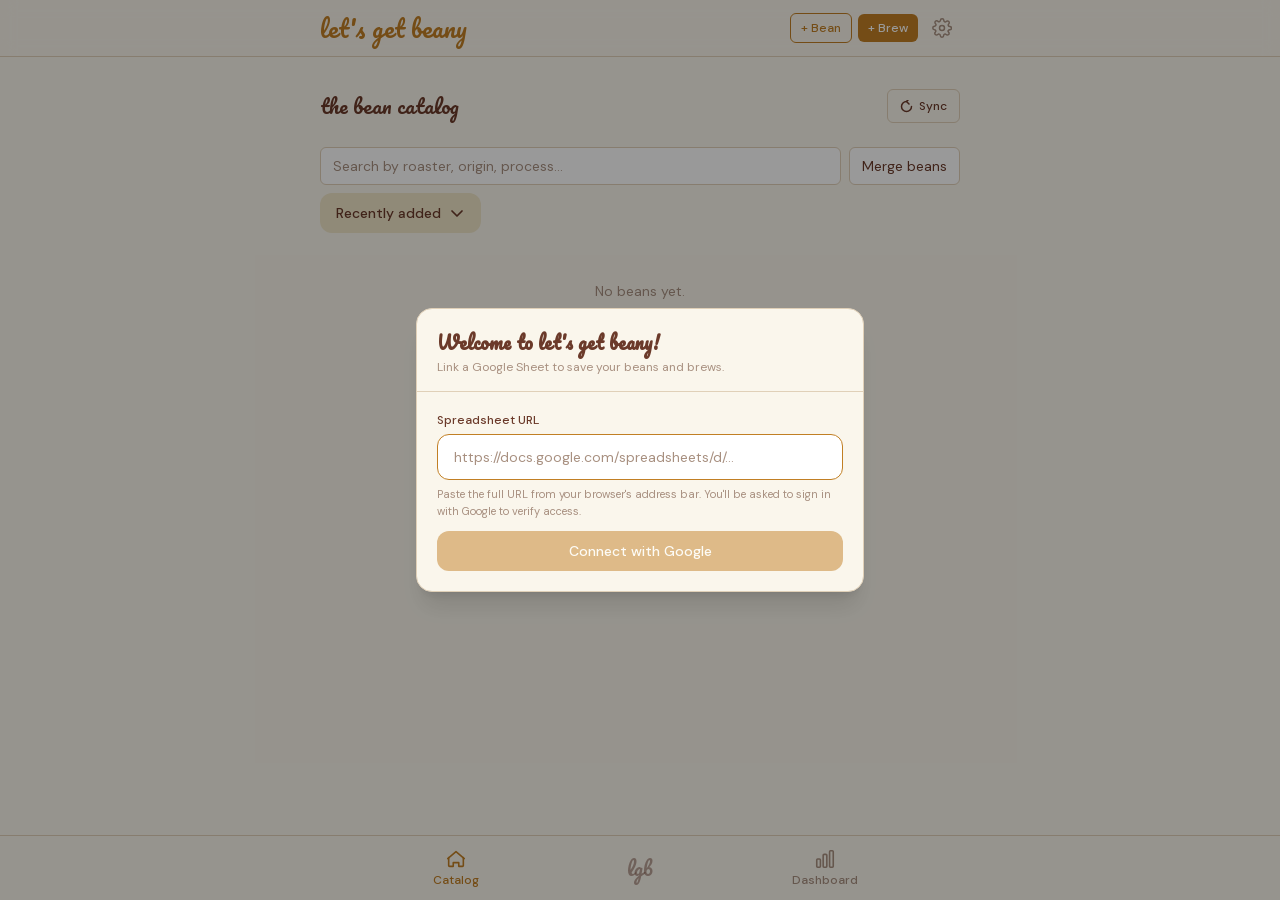
<file: index.html>
<!DOCTYPE html><html lang="en" class="playfair_display_d5eda251-module__JGL7aG__variable dm_sans_78e3e10c-module__ZPtN2q__variable pacifico_c0c16d31-module__fb-O7W__variable h-full"><head><meta charSet="utf-8"/><meta name="viewport" content="width=device-width, initial-scale=1"/><link rel="preload" href="/_next/static/media/2a65768255d6b625-s.p.14by5b4al-y~f.woff2" as="font" crossorigin="" type="font/woff2"/><link rel="preload" href="/_next/static/media/5c285b27cdda1fe8-s.p.0yo6-5yoeeudq.woff2" as="font" crossorigin="" type="font/woff2"/><link rel="preload" href="/_next/static/media/a624dffa201843ff-s.p.0xr-_bh6gedpp.woff2" as="font" crossorigin="" type="font/woff2"/><link rel="stylesheet" href="/_next/static/chunks/0i3kw_h43_c4h.css" data-precedence="next"/><link rel="preload" as="script" fetchPriority="low" href="/_next/static/chunks/15etc5gx2elhs.js"/><script src="/_next/static/chunks/07uz2g0_38qia.js" async=""></script><script src="/_next/static/chunks/00nvzi6qb_-1r.js" async=""></script><script src="/_next/static/chunks/0tlb5_mn-zgq2.js" async=""></script><script src="/_next/static/chunks/turbopack-0a671.4o1_.cn.js" async=""></script><script src="/_next/static/chunks/0a-524y_9kuof.js" async=""></script><script src="/_next/static/chunks/0d3shmwh5_nmn.js" async=""></script><script src="/_next/static/chunks/09uf3-h39-ao7.js" async=""></script><script src="/_next/static/chunks/05eg.4o6zwwyr.js" async=""></script><link rel="preload" href="https://accounts.google.com/gsi/client" as="script"/><meta name="next-size-adjust" content=""/><title>let&#x27;s get beany</title><meta name="description" content="A personal brew journal and bean catalog."/><link rel="icon" href="/favicon.svg"/><script src="/_next/static/chunks/03~yq9q893hmn.js" noModule=""></script></head><body class="min-h-full flex flex-col antialiased"><div hidden=""><!--$--><!--/$--></div><div class="min-h-screen flex flex-col"><header class="sticky top-0 z-10 border-b border-[#E0D0B8] bg-[#FAF6EC]/90 backdrop-blur-sm"><div class="max-w-2xl mx-auto px-4 h-14 flex items-center justify-between"><a class="font-[family-name:var(--font-pacifico)] text-2xl text-[#C17F24]" href="/">let&#x27;s get beany</a><div class="flex items-center gap-1.5"><a class="rounded-md border border-[#C17F24] px-2.5 py-1.5 text-xs font-medium text-[#C17F24] hover:bg-[#C17F24] hover:text-white transition-colors" href="/beans/new/">+ Bean</a><a class="rounded-md bg-[#C17F24] px-2.5 py-1.5 text-xs font-medium text-white hover:bg-[#a86d1e] transition-colors" href="/log/">+ Brew</a><button type="button" aria-label="Settings" class="p-2 text-[#A89080] hover:text-[#6B3A2A] transition-colors"><svg width="20" height="20" viewBox="0 0 20 20" fill="none" aria-hidden="true"><path d="M10 12.5a2.5 2.5 0 1 0 0-5 2.5 2.5 0 0 0 0 5Z" stroke="currentColor" stroke-width="1.5" stroke-linecap="round" stroke-linejoin="round"></path><path d="M16.2 12.5a1.4 1.4 0 0 0 .28 1.55l.05.05a1.7 1.7 0 1 1-2.4 2.4l-.05-.05a1.4 1.4 0 0 0-1.55-.28 1.4 1.4 0 0 0-.85 1.28V17.5a1.7 1.7 0 0 1-3.4 0v-.07a1.4 1.4 0 0 0-.92-1.28 1.4 1.4 0 0 0-1.55.28l-.05.05a1.7 1.7 0 1 1-2.4-2.4l.05-.05a1.4 1.4 0 0 0 .28-1.55 1.4 1.4 0 0 0-1.28-.85H2.5a1.7 1.7 0 0 1 0-3.4h.07a1.4 1.4 0 0 0 1.28-.92 1.4 1.4 0 0 0-.28-1.55l-.05-.05a1.7 1.7 0 1 1 2.4-2.4l.05.05a1.4 1.4 0 0 0 1.55.28h.07a1.4 1.4 0 0 0 .85-1.28V2.5a1.7 1.7 0 0 1 3.4 0v.07a1.4 1.4 0 0 0 .85 1.28 1.4 1.4 0 0 0 1.55-.28l.05-.05a1.7 1.7 0 1 1 2.4 2.4l-.05.05a1.4 1.4 0 0 0-.28 1.55v.07a1.4 1.4 0 0 0 1.28.85h.07a1.7 1.7 0 0 1 0 3.4h-.07a1.4 1.4 0 0 0-1.28.85Z" stroke="currentColor" stroke-width="1.5" stroke-linecap="round" stroke-linejoin="round"></path></svg></button></div></div></header><main class="flex-1 max-w-2xl mx-auto w-full px-4 py-8 pb-24"><div><div class="flex items-center justify-between mb-6"><h2 class="font-[family-name:var(--font-pacifico)] text-xl text-[#6B3A2A]">the bean catalog</h2><div class="relative"><button type="button" title="Sync with Google Sheets" class="flex items-center gap-1.5 rounded-md border border-[#E0D0B8] px-3 py-2 text-xs font-medium text-[#6B3A2A] hover:bg-[#EFE5C8] transition-colors disabled:opacity-50 disabled:cursor-not-allowed"><svg width="13" height="13" viewBox="0 0 13 13" fill="none" aria-hidden="true" class=""><path d="M11.5 6.5A5 5 0 1 1 6.5 1.5" stroke="currentColor" stroke-width="1.5" stroke-linecap="round"></path><path d="M6.5 1.5L9 4M6.5 1.5L9 -1" stroke="currentColor" stroke-width="1.5" stroke-linecap="round" stroke-linejoin="round"></path></svg>Sync</button></div></div><div class=""><div class="flex gap-2 mb-2"><input type="text" placeholder="Search by roaster, origin, process…" class="flex-1 rounded-md border border-[#E0D0B8] bg-white px-3 py-2 text-sm text-[#1E0F07] placeholder-[#A89080] focus:outline-none focus:ring-2 focus:ring-[#C17F24] focus:border-transparent" value=""/><button type="button" class="rounded-md border px-2.5 py-2 text-xs whitespace-nowrap transition-colors sm:px-3 sm:text-sm border-[#E0D0B8] bg-white text-[#6B3A2A] hover:border-[#C17F24] hover:text-[#C17F24]">Merge beans</button></div><div class="flex gap-1.5 mt-2 mb-4"><button type="button" class="flex items-center gap-2 px-4 py-2.5 rounded-xl text-sm font-medium whitespace-nowrap transition-colors shrink-0 bg-[#EFE5C8] text-[#6B3A2A] hover:bg-[#E0D0B8]"><span>Recently added</span><svg width="16" height="16" viewBox="0 0 16 16" fill="none" class="flex-shrink-0 transition-transform duration-200 " aria-hidden="true"><path d="M3 6l5 5 5-5" stroke="currentColor" stroke-width="1.75" stroke-linecap="round" stroke-linejoin="round"></path></svg></button></div><p class="text-sm text-[#A89080] text-center py-8">No beans yet.</p></div></div><!--$--><!--/$--></main><nav class="fixed bottom-0 left-0 right-0 z-10 border-t border-[#E0D0B8] bg-[#FAF6EC]/95 backdrop-blur-sm"><div class="max-w-2xl mx-auto flex items-stretch"><a class="flex-1 flex flex-col items-center gap-0.5 py-3 text-xs font-medium transition-colors text-[#C17F24]" href="/"><svg width="22" height="22" viewBox="0 0 24 24" fill="none" aria-hidden="true"><path d="M4 10.5V19a1 1 0 0 0 1 1h4v-4h6v4h4a1 1 0 0 0 1-1v-8.5" stroke="currentColor" stroke-width="1.75" stroke-linecap="round" stroke-linejoin="round"></path><path d="M3 11.5L12 4l9 7.5" stroke="currentColor" stroke-width="1.75" stroke-linecap="round" stroke-linejoin="round"></path></svg><span>Catalog</span></a><button type="button" aria-label="lgb logo" class="relative flex flex-col items-center justify-center px-5 py-2 focus:outline-none"><span class="font-[family-name:var(--font-pacifico)] text-xl leading-none" style="color:rgba(107,58,42,0.45)">lgb</span></button><a class="flex-1 flex flex-col items-center gap-0.5 py-3 text-xs font-medium transition-colors text-[#A89080] hover:text-[#6B3A2A]" href="/dashboard/"><svg width="22" height="22" viewBox="0 0 24 24" fill="none" aria-hidden="true"><rect x="3" y="12" width="4" height="9" rx="1" stroke="currentColor" stroke-width="1.75" stroke-linejoin="round"></rect><rect x="10" y="7" width="4" height="14" rx="1" stroke="currentColor" stroke-width="1.75" stroke-linejoin="round"></rect><rect x="17" y="3" width="4" height="18" rx="1" stroke="currentColor" stroke-width="1.75" stroke-linejoin="round"></rect></svg><span>Dashboard</span></a></div></nav></div><script src="/_next/static/chunks/15etc5gx2elhs.js" id="_R_" async=""></script><script>(self.__next_f=self.__next_f||[]).push([0])</script><script>self.__next_f.push([1,"1:\"$Sreact.fragment\"\n2:I[79520,[\"/_next/static/chunks/0a-524y_9kuof.js\",\"/_next/static/chunks/0d3shmwh5_nmn.js\"],\"\"]\n3:I[99765,[\"/_next/static/chunks/0a-524y_9kuof.js\",\"/_next/static/chunks/0d3shmwh5_nmn.js\"],\"default\"]\n4:I[39756,[\"/_next/static/chunks/0a-524y_9kuof.js\",\"/_next/static/chunks/0d3shmwh5_nmn.js\"],\"default\"]\n5:I[37457,[\"/_next/static/chunks/0a-524y_9kuof.js\",\"/_next/static/chunks/0d3shmwh5_nmn.js\"],\"default\"]\n6:I[47257,[\"/_next/static/chunks/0a-524y_9kuof.js\",\"/_next/static/chunks/0d3shmwh5_nmn.js\"],\"ClientPageRoot\"]\n7:I[31713,[\"/_next/static/chunks/0a-524y_9kuof.js\",\"/_next/static/chunks/0d3shmwh5_nmn.js\",\"/_next/static/chunks/09uf3-h39-ao7.js\",\"/_next/static/chunks/05eg.4o6zwwyr.js\"],\"default\"]\na:I[97367,[\"/_next/static/chunks/0a-524y_9kuof.js\",\"/_next/static/chunks/0d3shmwh5_nmn.js\"],\"OutletBoundary\"]\nb:\"$Sreact.suspense\"\nd:I[97367,[\"/_next/static/chunks/0a-524y_9kuof.js\",\"/_next/static/chunks/0d3shmwh5_nmn.js\"],\"ViewportBoundary\"]\nf:I[97367,[\"/_next/static/chunks/0a-524y_9kuof.js\",\"/_next/static/chunks/0d3shmwh5_nmn.js\"],\"MetadataBoundary\"]\n11:I[68027,[\"/_next/static/chunks/0a-524y_9kuof.js\",\"/_next/static/chunks/0d3shmwh5_nmn.js\"],\"default\",1]\n:HL[\"/_next/static/chunks/0i3kw_h43_c4h.css\",\"style\"]\n:HL[\"/_next/static/media/2a65768255d6b625-s.p.14by5b4al-y~f.woff2\",\"font\",{\"crossOrigin\":\"\",\"type\":\"font/woff2\"}]\n:HL[\"/_next/static/media/5c285b27cdda1fe8-s.p.0yo6-5yoeeudq.woff2\",\"font\",{\"crossOrigin\":\"\",\"type\":\"font/woff2\"}]\n:HL[\"/_next/static/media/a624dffa201843ff-s.p.0xr-_bh6gedpp.woff2\",\"font\",{\"crossOrigin\":\"\",\"type\":\"font/woff2\"}]\n"])</script><script>self.__next_f.push([1,"0:{\"P\":null,\"c\":[\"\",\"\"],\"q\":\"\",\"i\":false,\"f\":[[[\"\",{\"children\":[\"__PAGE__\",{}]},\"$undefined\",\"$undefined\",16],[[\"$\",\"$1\",\"c\",{\"children\":[[[\"$\",\"link\",\"0\",{\"rel\":\"stylesheet\",\"href\":\"/_next/static/chunks/0i3kw_h43_c4h.css\",\"precedence\":\"next\",\"crossOrigin\":\"$undefined\",\"nonce\":\"$undefined\"}],[\"$\",\"script\",\"script-0\",{\"src\":\"/_next/static/chunks/0a-524y_9kuof.js\",\"async\":true,\"nonce\":\"$undefined\"}],[\"$\",\"script\",\"script-1\",{\"src\":\"/_next/static/chunks/0d3shmwh5_nmn.js\",\"async\":true,\"nonce\":\"$undefined\"}]],[\"$\",\"html\",null,{\"lang\":\"en\",\"className\":\"playfair_display_d5eda251-module__JGL7aG__variable dm_sans_78e3e10c-module__ZPtN2q__variable pacifico_c0c16d31-module__fb-O7W__variable h-full\",\"children\":[\"$\",\"body\",null,{\"className\":\"min-h-full flex flex-col antialiased\",\"children\":[[\"$\",\"$L2\",null,{\"src\":\"https://accounts.google.com/gsi/client\",\"strategy\":\"afterInteractive\"}],[\"$\",\"$L3\",null,{\"children\":[\"$\",\"$L4\",null,{\"parallelRouterKey\":\"children\",\"error\":\"$undefined\",\"errorStyles\":\"$undefined\",\"errorScripts\":\"$undefined\",\"template\":[\"$\",\"$L5\",null,{}],\"templateStyles\":\"$undefined\",\"templateScripts\":\"$undefined\",\"notFound\":[[[\"$\",\"title\",null,{\"children\":\"404: This page could not be found.\"}],[\"$\",\"div\",null,{\"style\":{\"fontFamily\":\"system-ui,\\\"Segoe UI\\\",Roboto,Helvetica,Arial,sans-serif,\\\"Apple Color Emoji\\\",\\\"Segoe UI Emoji\\\"\",\"height\":\"100vh\",\"textAlign\":\"center\",\"display\":\"flex\",\"flexDirection\":\"column\",\"alignItems\":\"center\",\"justifyContent\":\"center\"},\"children\":[\"$\",\"div\",null,{\"children\":[[\"$\",\"style\",null,{\"dangerouslySetInnerHTML\":{\"__html\":\"body{color:#000;background:#fff;margin:0}.next-error-h1{border-right:1px solid rgba(0,0,0,.3)}@media (prefers-color-scheme:dark){body{color:#fff;background:#000}.next-error-h1{border-right:1px solid rgba(255,255,255,.3)}}\"}}],[\"$\",\"h1\",null,{\"className\":\"next-error-h1\",\"style\":{\"display\":\"inline-block\",\"margin\":\"0 20px 0 0\",\"padding\":\"0 23px 0 0\",\"fontSize\":24,\"fontWeight\":500,\"verticalAlign\":\"top\",\"lineHeight\":\"49px\"},\"children\":404}],[\"$\",\"div\",null,{\"style\":{\"display\":\"inline-block\"},\"children\":[\"$\",\"h2\",null,{\"style\":{\"fontSize\":14,\"fontWeight\":400,\"lineHeight\":\"49px\",\"margin\":0},\"children\":\"This page could not be found.\"}]}]]}]}]],[]],\"forbidden\":\"$undefined\",\"unauthorized\":\"$undefined\"}]}]]}]}]]}],{\"children\":[[\"$\",\"$1\",\"c\",{\"children\":[[\"$\",\"$L6\",null,{\"Component\":\"$7\",\"serverProvidedParams\":{\"searchParams\":{},\"params\":{},\"promises\":[\"$@8\",\"$@9\"]}}],[[\"$\",\"script\",\"script-0\",{\"src\":\"/_next/static/chunks/09uf3-h39-ao7.js\",\"async\":true,\"nonce\":\"$undefined\"}],[\"$\",\"script\",\"script-1\",{\"src\":\"/_next/static/chunks/05eg.4o6zwwyr.js\",\"async\":true,\"nonce\":\"$undefined\"}]],[\"$\",\"$La\",null,{\"children\":[\"$\",\"$b\",null,{\"name\":\"Next.MetadataOutlet\",\"children\":\"$@c\"}]}]]}],{},null,false,null]},null,false,null],[\"$\",\"$1\",\"h\",{\"children\":[null,[\"$\",\"$Ld\",null,{\"children\":\"$Le\"}],[\"$\",\"div\",null,{\"hidden\":true,\"children\":[\"$\",\"$Lf\",null,{\"children\":[\"$\",\"$b\",null,{\"name\":\"Next.Metadata\",\"children\":\"$L10\"}]}]}],[\"$\",\"meta\",null,{\"name\":\"next-size-adjust\",\"content\":\"\"}]]}],false]],\"m\":\"$undefined\",\"G\":[\"$11\",[[\"$\",\"link\",\"0\",{\"rel\":\"stylesheet\",\"href\":\"/_next/static/chunks/0i3kw_h43_c4h.css\",\"precedence\":\"next\",\"crossOrigin\":\"$undefined\",\"nonce\":\"$undefined\"}]]],\"S\":true,\"h\":null,\"s\":\"$undefined\",\"l\":\"$undefined\",\"p\":\"$undefined\",\"d\":\"$undefined\",\"b\":\"dKp6gDmj2AOPeSuZryTxF\"}\n"])</script><script>self.__next_f.push([1,"8:{}\n9:\"$0:f:0:1:1:children:0:props:children:0:props:serverProvidedParams:params\"\n"])</script><script>self.__next_f.push([1,"e:[[\"$\",\"meta\",\"0\",{\"charSet\":\"utf-8\"}],[\"$\",\"meta\",\"1\",{\"name\":\"viewport\",\"content\":\"width=device-width, initial-scale=1\"}]]\n"])</script><script>self.__next_f.push([1,"12:I[27201,[\"/_next/static/chunks/0a-524y_9kuof.js\",\"/_next/static/chunks/0d3shmwh5_nmn.js\"],\"IconMark\"]\nc:null\n10:[[\"$\",\"title\",\"0\",{\"children\":\"let's get beany\"}],[\"$\",\"meta\",\"1\",{\"name\":\"description\",\"content\":\"A personal brew journal and bean catalog.\"}],[\"$\",\"link\",\"2\",{\"rel\":\"icon\",\"href\":\"/favicon.svg\"}],[\"$\",\"$L12\",\"3\",{}]]\n"])</script></body></html>
</file>
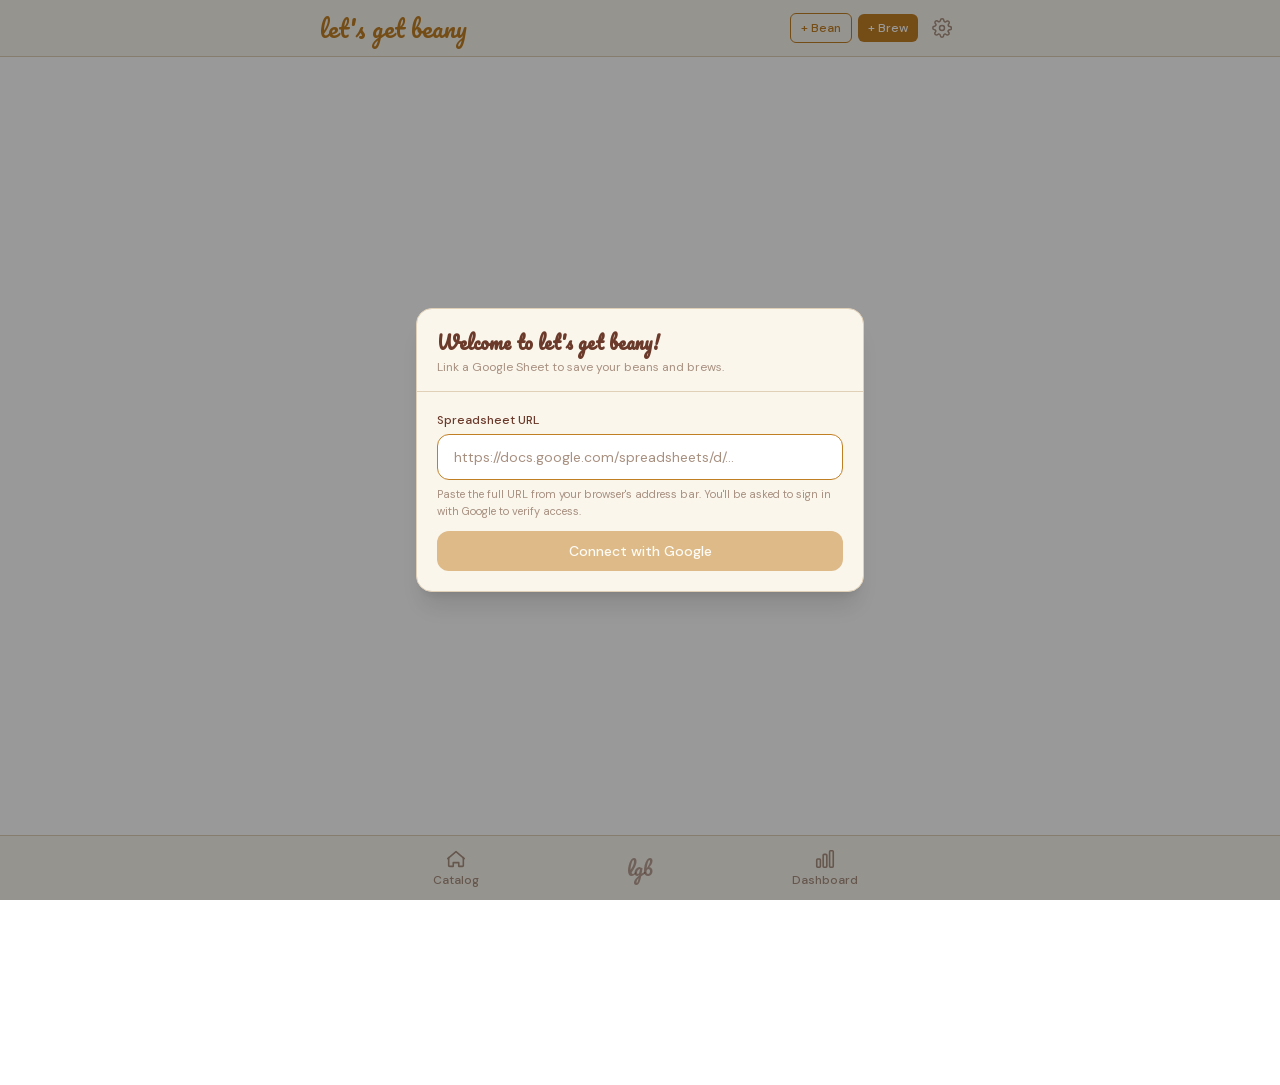
<file: 404/index.html>
<!DOCTYPE html><html lang="en" class="playfair_display_d5eda251-module__JGL7aG__variable dm_sans_78e3e10c-module__ZPtN2q__variable pacifico_c0c16d31-module__fb-O7W__variable h-full"><head><meta charSet="utf-8"/><meta name="viewport" content="width=device-width, initial-scale=1"/><link rel="stylesheet" href="/_next/static/chunks/0i3kw_h43_c4h.css" data-precedence="next"/><link rel="preload" as="script" fetchPriority="low" href="/_next/static/chunks/15etc5gx2elhs.js"/><script src="/_next/static/chunks/07uz2g0_38qia.js" async=""></script><script src="/_next/static/chunks/00nvzi6qb_-1r.js" async=""></script><script src="/_next/static/chunks/0tlb5_mn-zgq2.js" async=""></script><script src="/_next/static/chunks/turbopack-0a671.4o1_.cn.js" async=""></script><script src="/_next/static/chunks/0a-524y_9kuof.js" async=""></script><script src="/_next/static/chunks/0d3shmwh5_nmn.js" async=""></script><link rel="preload" href="https://accounts.google.com/gsi/client" as="script"/><meta name="robots" content="noindex"/><meta name="next-size-adjust" content=""/><title>404: This page could not be found.</title><title>let&#x27;s get beany</title><meta name="description" content="A personal brew journal and bean catalog."/><link rel="icon" href="/favicon.svg"/><script src="/_next/static/chunks/03~yq9q893hmn.js" noModule=""></script></head><body class="min-h-full flex flex-col antialiased"><div hidden=""><!--$--><!--/$--></div><div class="min-h-screen flex flex-col"><header class="sticky top-0 z-10 border-b border-[#E0D0B8] bg-[#FAF6EC]/90 backdrop-blur-sm"><div class="max-w-2xl mx-auto px-4 h-14 flex items-center justify-between"><a class="font-[family-name:var(--font-pacifico)] text-2xl text-[#C17F24]" href="/">let&#x27;s get beany</a><div class="flex items-center gap-1.5"><a class="rounded-md border border-[#C17F24] px-2.5 py-1.5 text-xs font-medium text-[#C17F24] hover:bg-[#C17F24] hover:text-white transition-colors" href="/beans/new/">+ Bean</a><a class="rounded-md bg-[#C17F24] px-2.5 py-1.5 text-xs font-medium text-white hover:bg-[#a86d1e] transition-colors" href="/log/">+ Brew</a><button type="button" aria-label="Settings" class="p-2 text-[#A89080] hover:text-[#6B3A2A] transition-colors"><svg width="20" height="20" viewBox="0 0 20 20" fill="none" aria-hidden="true"><path d="M10 12.5a2.5 2.5 0 1 0 0-5 2.5 2.5 0 0 0 0 5Z" stroke="currentColor" stroke-width="1.5" stroke-linecap="round" stroke-linejoin="round"></path><path d="M16.2 12.5a1.4 1.4 0 0 0 .28 1.55l.05.05a1.7 1.7 0 1 1-2.4 2.4l-.05-.05a1.4 1.4 0 0 0-1.55-.28 1.4 1.4 0 0 0-.85 1.28V17.5a1.7 1.7 0 0 1-3.4 0v-.07a1.4 1.4 0 0 0-.92-1.28 1.4 1.4 0 0 0-1.55.28l-.05.05a1.7 1.7 0 1 1-2.4-2.4l.05-.05a1.4 1.4 0 0 0 .28-1.55 1.4 1.4 0 0 0-1.28-.85H2.5a1.7 1.7 0 0 1 0-3.4h.07a1.4 1.4 0 0 0 1.28-.92 1.4 1.4 0 0 0-.28-1.55l-.05-.05a1.7 1.7 0 1 1 2.4-2.4l.05.05a1.4 1.4 0 0 0 1.55.28h.07a1.4 1.4 0 0 0 .85-1.28V2.5a1.7 1.7 0 0 1 3.4 0v.07a1.4 1.4 0 0 0 .85 1.28 1.4 1.4 0 0 0 1.55-.28l.05-.05a1.7 1.7 0 1 1 2.4 2.4l-.05.05a1.4 1.4 0 0 0-.28 1.55v.07a1.4 1.4 0 0 0 1.28.85h.07a1.7 1.7 0 0 1 0 3.4h-.07a1.4 1.4 0 0 0-1.28.85Z" stroke="currentColor" stroke-width="1.5" stroke-linecap="round" stroke-linejoin="round"></path></svg></button></div></div></header><main class="flex-1 max-w-2xl mx-auto w-full px-4 py-8 pb-24"><div style="font-family:system-ui,&quot;Segoe UI&quot;,Roboto,Helvetica,Arial,sans-serif,&quot;Apple Color Emoji&quot;,&quot;Segoe UI Emoji&quot;;height:100vh;text-align:center;display:flex;flex-direction:column;align-items:center;justify-content:center"><div><style>body{color:#000;background:#fff;margin:0}.next-error-h1{border-right:1px solid rgba(0,0,0,.3)}@media (prefers-color-scheme:dark){body{color:#fff;background:#000}.next-error-h1{border-right:1px solid rgba(255,255,255,.3)}}</style><h1 class="next-error-h1" style="display:inline-block;margin:0 20px 0 0;padding:0 23px 0 0;font-size:24px;font-weight:500;vertical-align:top;line-height:49px">404</h1><div style="display:inline-block"><h2 style="font-size:14px;font-weight:400;line-height:49px;margin:0">This page could not be found.</h2></div></div></div><!--$--><!--/$--></main><nav class="fixed bottom-0 left-0 right-0 z-10 border-t border-[#E0D0B8] bg-[#FAF6EC]/95 backdrop-blur-sm"><div class="max-w-2xl mx-auto flex items-stretch"><a class="flex-1 flex flex-col items-center gap-0.5 py-3 text-xs font-medium transition-colors text-[#A89080] hover:text-[#6B3A2A]" href="/"><svg width="22" height="22" viewBox="0 0 24 24" fill="none" aria-hidden="true"><path d="M4 10.5V19a1 1 0 0 0 1 1h4v-4h6v4h4a1 1 0 0 0 1-1v-8.5" stroke="currentColor" stroke-width="1.75" stroke-linecap="round" stroke-linejoin="round"></path><path d="M3 11.5L12 4l9 7.5" stroke="currentColor" stroke-width="1.75" stroke-linecap="round" stroke-linejoin="round"></path></svg><span>Catalog</span></a><button type="button" aria-label="lgb logo" class="relative flex flex-col items-center justify-center px-5 py-2 focus:outline-none"><span class="font-[family-name:var(--font-pacifico)] text-xl leading-none" style="color:rgba(107,58,42,0.45)">lgb</span></button><a class="flex-1 flex flex-col items-center gap-0.5 py-3 text-xs font-medium transition-colors text-[#A89080] hover:text-[#6B3A2A]" href="/dashboard/"><svg width="22" height="22" viewBox="0 0 24 24" fill="none" aria-hidden="true"><rect x="3" y="12" width="4" height="9" rx="1" stroke="currentColor" stroke-width="1.75" stroke-linejoin="round"></rect><rect x="10" y="7" width="4" height="14" rx="1" stroke="currentColor" stroke-width="1.75" stroke-linejoin="round"></rect><rect x="17" y="3" width="4" height="18" rx="1" stroke="currentColor" stroke-width="1.75" stroke-linejoin="round"></rect></svg><span>Dashboard</span></a></div></nav></div><script src="/_next/static/chunks/15etc5gx2elhs.js" id="_R_" async=""></script><script>(self.__next_f=self.__next_f||[]).push([0])</script><script>self.__next_f.push([1,"1:\"$Sreact.fragment\"\n2:I[79520,[\"/_next/static/chunks/0a-524y_9kuof.js\",\"/_next/static/chunks/0d3shmwh5_nmn.js\"],\"\"]\n3:I[99765,[\"/_next/static/chunks/0a-524y_9kuof.js\",\"/_next/static/chunks/0d3shmwh5_nmn.js\"],\"default\"]\n4:I[39756,[\"/_next/static/chunks/0a-524y_9kuof.js\",\"/_next/static/chunks/0d3shmwh5_nmn.js\"],\"default\"]\n5:I[37457,[\"/_next/static/chunks/0a-524y_9kuof.js\",\"/_next/static/chunks/0d3shmwh5_nmn.js\"],\"default\"]\n6:I[97367,[\"/_next/static/chunks/0a-524y_9kuof.js\",\"/_next/static/chunks/0d3shmwh5_nmn.js\"],\"OutletBoundary\"]\n7:\"$Sreact.suspense\"\na:I[97367,[\"/_next/static/chunks/0a-524y_9kuof.js\",\"/_next/static/chunks/0d3shmwh5_nmn.js\"],\"ViewportBoundary\"]\nc:I[97367,[\"/_next/static/chunks/0a-524y_9kuof.js\",\"/_next/static/chunks/0d3shmwh5_nmn.js\"],\"MetadataBoundary\"]\ne:I[68027,[\"/_next/static/chunks/0a-524y_9kuof.js\",\"/_next/static/chunks/0d3shmwh5_nmn.js\"],\"default\",1]\n:HL[\"/_next/static/chunks/0i3kw_h43_c4h.css\",\"style\"]\n"])</script><script>self.__next_f.push([1,"0:{\"P\":null,\"c\":[\"\",\"_not-found\",\"\"],\"q\":\"\",\"i\":false,\"f\":[[[\"\",{\"children\":[\"/_not-found\",{\"children\":[\"__PAGE__\",{}]}]},\"$undefined\",\"$undefined\",16],[[\"$\",\"$1\",\"c\",{\"children\":[[[\"$\",\"link\",\"0\",{\"rel\":\"stylesheet\",\"href\":\"/_next/static/chunks/0i3kw_h43_c4h.css\",\"precedence\":\"next\",\"crossOrigin\":\"$undefined\",\"nonce\":\"$undefined\"}],[\"$\",\"script\",\"script-0\",{\"src\":\"/_next/static/chunks/0a-524y_9kuof.js\",\"async\":true,\"nonce\":\"$undefined\"}],[\"$\",\"script\",\"script-1\",{\"src\":\"/_next/static/chunks/0d3shmwh5_nmn.js\",\"async\":true,\"nonce\":\"$undefined\"}]],[\"$\",\"html\",null,{\"lang\":\"en\",\"className\":\"playfair_display_d5eda251-module__JGL7aG__variable dm_sans_78e3e10c-module__ZPtN2q__variable pacifico_c0c16d31-module__fb-O7W__variable h-full\",\"children\":[\"$\",\"body\",null,{\"className\":\"min-h-full flex flex-col antialiased\",\"children\":[[\"$\",\"$L2\",null,{\"src\":\"https://accounts.google.com/gsi/client\",\"strategy\":\"afterInteractive\"}],[\"$\",\"$L3\",null,{\"children\":[\"$\",\"$L4\",null,{\"parallelRouterKey\":\"children\",\"error\":\"$undefined\",\"errorStyles\":\"$undefined\",\"errorScripts\":\"$undefined\",\"template\":[\"$\",\"$L5\",null,{}],\"templateStyles\":\"$undefined\",\"templateScripts\":\"$undefined\",\"notFound\":[[[\"$\",\"title\",null,{\"children\":\"404: This page could not be found.\"}],[\"$\",\"div\",null,{\"style\":{\"fontFamily\":\"system-ui,\\\"Segoe UI\\\",Roboto,Helvetica,Arial,sans-serif,\\\"Apple Color Emoji\\\",\\\"Segoe UI Emoji\\\"\",\"height\":\"100vh\",\"textAlign\":\"center\",\"display\":\"flex\",\"flexDirection\":\"column\",\"alignItems\":\"center\",\"justifyContent\":\"center\"},\"children\":[\"$\",\"div\",null,{\"children\":[[\"$\",\"style\",null,{\"dangerouslySetInnerHTML\":{\"__html\":\"body{color:#000;background:#fff;margin:0}.next-error-h1{border-right:1px solid rgba(0,0,0,.3)}@media (prefers-color-scheme:dark){body{color:#fff;background:#000}.next-error-h1{border-right:1px solid rgba(255,255,255,.3)}}\"}}],[\"$\",\"h1\",null,{\"className\":\"next-error-h1\",\"style\":{\"display\":\"inline-block\",\"margin\":\"0 20px 0 0\",\"padding\":\"0 23px 0 0\",\"fontSize\":24,\"fontWeight\":500,\"verticalAlign\":\"top\",\"lineHeight\":\"49px\"},\"children\":404}],[\"$\",\"div\",null,{\"style\":{\"display\":\"inline-block\"},\"children\":[\"$\",\"h2\",null,{\"style\":{\"fontSize\":14,\"fontWeight\":400,\"lineHeight\":\"49px\",\"margin\":0},\"children\":\"This page could not be found.\"}]}]]}]}]],[]],\"forbidden\":\"$undefined\",\"unauthorized\":\"$undefined\"}]}]]}]}]]}],{\"children\":[[\"$\",\"$1\",\"c\",{\"children\":[null,[\"$\",\"$L4\",null,{\"parallelRouterKey\":\"children\",\"error\":\"$undefined\",\"errorStyles\":\"$undefined\",\"errorScripts\":\"$undefined\",\"template\":[\"$\",\"$L5\",null,{}],\"templateStyles\":\"$undefined\",\"templateScripts\":\"$undefined\",\"notFound\":\"$undefined\",\"forbidden\":\"$undefined\",\"unauthorized\":\"$undefined\"}]]}],{\"children\":[[\"$\",\"$1\",\"c\",{\"children\":[[[\"$\",\"title\",null,{\"children\":\"404: This page could not be found.\"}],[\"$\",\"div\",null,{\"style\":\"$0:f:0:1:0:props:children:1:props:children:props:children:1:props:children:props:notFound:0:1:props:style\",\"children\":[\"$\",\"div\",null,{\"children\":[[\"$\",\"style\",null,{\"dangerouslySetInnerHTML\":{\"__html\":\"body{color:#000;background:#fff;margin:0}.next-error-h1{border-right:1px solid rgba(0,0,0,.3)}@media (prefers-color-scheme:dark){body{color:#fff;background:#000}.next-error-h1{border-right:1px solid rgba(255,255,255,.3)}}\"}}],[\"$\",\"h1\",null,{\"className\":\"next-error-h1\",\"style\":\"$0:f:0:1:0:props:children:1:props:children:props:children:1:props:children:props:notFound:0:1:props:children:props:children:1:props:style\",\"children\":404}],[\"$\",\"div\",null,{\"style\":\"$0:f:0:1:0:props:children:1:props:children:props:children:1:props:children:props:notFound:0:1:props:children:props:children:2:props:style\",\"children\":[\"$\",\"h2\",null,{\"style\":\"$0:f:0:1:0:props:children:1:props:children:props:children:1:props:children:props:notFound:0:1:props:children:props:children:2:props:children:props:style\",\"children\":\"This page could not be found.\"}]}]]}]}]],null,[\"$\",\"$L6\",null,{\"children\":[\"$\",\"$7\",null,{\"name\":\"Next.MetadataOutlet\",\"children\":\"$@8\"}]}]]}],{},null,false,null]},null,false,\"$@9\"]},null,false,null],[\"$\",\"$1\",\"h\",{\"children\":[[\"$\",\"meta\",null,{\"name\":\"robots\",\"content\":\"noindex\"}],[\"$\",\"$La\",null,{\"children\":\"$Lb\"}],[\"$\",\"div\",null,{\"hidden\":true,\"children\":[\"$\",\"$Lc\",null,{\"children\":[\"$\",\"$7\",null,{\"name\":\"Next.Metadata\",\"children\":\"$Ld\"}]}]}],[\"$\",\"meta\",null,{\"name\":\"next-size-adjust\",\"content\":\"\"}]]}],false]],\"m\":\"$undefined\",\"G\":[\"$e\",[[\"$\",\"link\",\"0\",{\"rel\":\"stylesheet\",\"href\":\"/_next/static/chunks/0i3kw_h43_c4h.css\",\"precedence\":\"next\",\"crossOrigin\":\"$undefined\",\"nonce\":\"$undefined\"}]]],\"S\":true,\"h\":null,\"s\":\"$undefined\",\"l\":\"$undefined\",\"p\":\"$undefined\",\"d\":\"$undefined\",\"b\":\"dKp6gDmj2AOPeSuZryTxF\"}\n"])</script><script>self.__next_f.push([1,"f:[]\n9:\"$Wf\"\n"])</script><script>self.__next_f.push([1,"b:[[\"$\",\"meta\",\"0\",{\"charSet\":\"utf-8\"}],[\"$\",\"meta\",\"1\",{\"name\":\"viewport\",\"content\":\"width=device-width, initial-scale=1\"}]]\n"])</script><script>self.__next_f.push([1,"10:I[27201,[\"/_next/static/chunks/0a-524y_9kuof.js\",\"/_next/static/chunks/0d3shmwh5_nmn.js\"],\"IconMark\"]\n8:null\nd:[[\"$\",\"title\",\"0\",{\"children\":\"let's get beany\"}],[\"$\",\"meta\",\"1\",{\"name\":\"description\",\"content\":\"A personal brew journal and bean catalog.\"}],[\"$\",\"link\",\"2\",{\"rel\":\"icon\",\"href\":\"/favicon.svg\"}],[\"$\",\"$L10\",\"3\",{}]]\n"])</script></body></html>
</file>
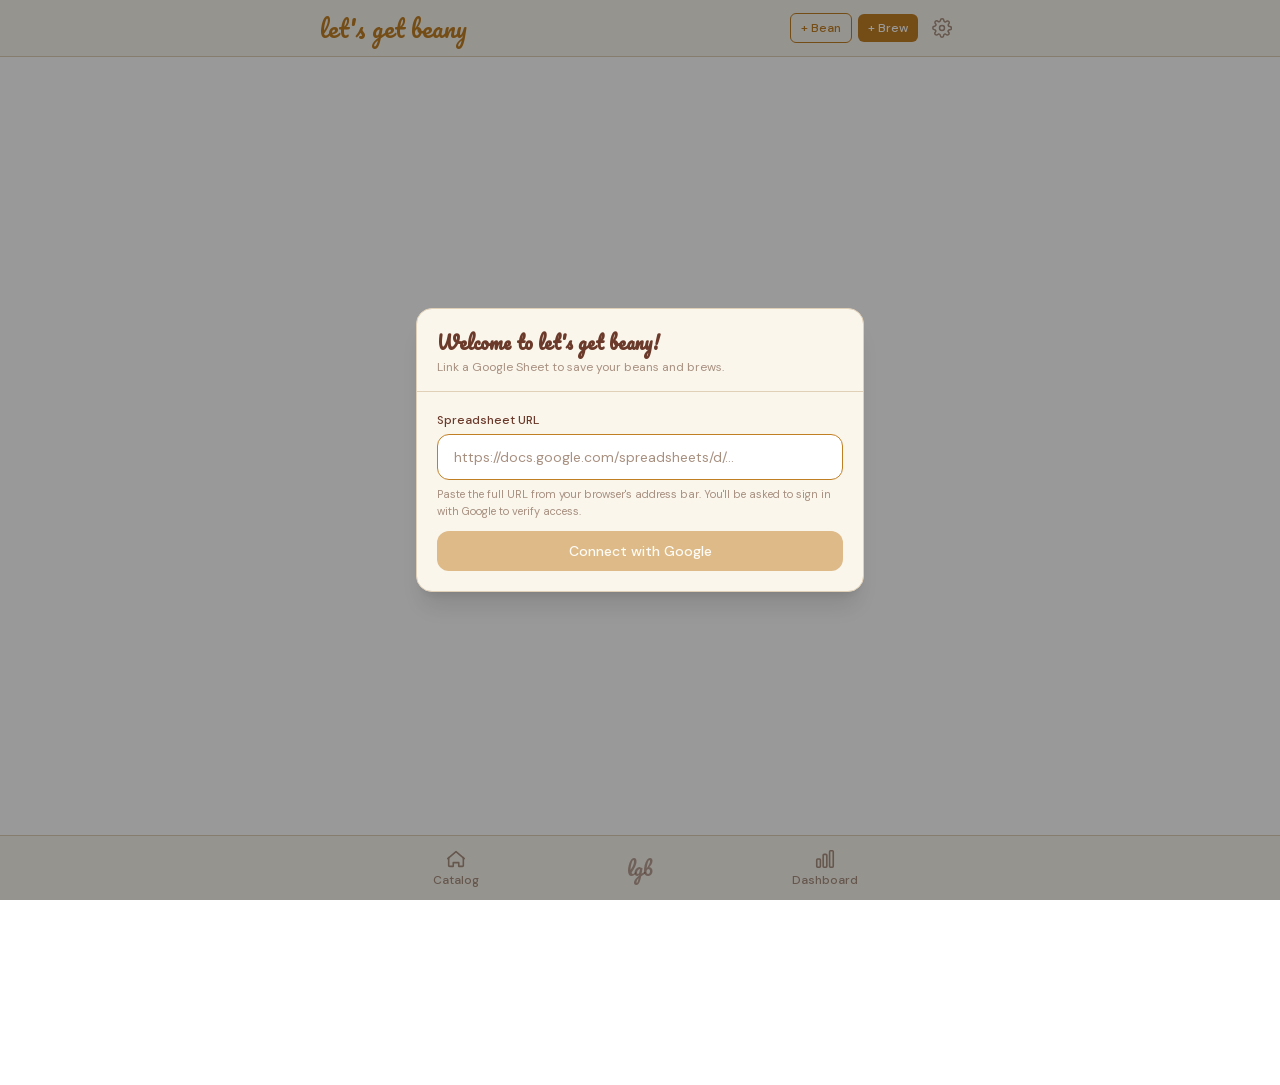
<file: beans/index.html>
<!DOCTYPE html><html lang="en" class="playfair_display_d5eda251-module__JGL7aG__variable dm_sans_78e3e10c-module__ZPtN2q__variable pacifico_c0c16d31-module__fb-O7W__variable h-full"><head><meta charSet="utf-8"/><meta name="viewport" content="width=device-width, initial-scale=1"/><link rel="preload" href="/_next/static/media/2a65768255d6b625-s.p.14by5b4al-y~f.woff2" as="font" crossorigin="" type="font/woff2"/><link rel="preload" href="/_next/static/media/5c285b27cdda1fe8-s.p.0yo6-5yoeeudq.woff2" as="font" crossorigin="" type="font/woff2"/><link rel="preload" href="/_next/static/media/a624dffa201843ff-s.p.0xr-_bh6gedpp.woff2" as="font" crossorigin="" type="font/woff2"/><link rel="stylesheet" href="/_next/static/chunks/0i3kw_h43_c4h.css" data-precedence="next"/><link rel="preload" as="script" fetchPriority="low" href="/_next/static/chunks/15etc5gx2elhs.js"/><script src="/_next/static/chunks/07uz2g0_38qia.js" async=""></script><script src="/_next/static/chunks/00nvzi6qb_-1r.js" async=""></script><script src="/_next/static/chunks/0tlb5_mn-zgq2.js" async=""></script><script src="/_next/static/chunks/turbopack-0a671.4o1_.cn.js" async=""></script><script src="/_next/static/chunks/0a-524y_9kuof.js" async=""></script><script src="/_next/static/chunks/0d3shmwh5_nmn.js" async=""></script><script src="/_next/static/chunks/0b5yys~bj4_4p.js" async=""></script><script src="/_next/static/chunks/05eg.4o6zwwyr.js" async=""></script><link rel="preload" href="https://accounts.google.com/gsi/client" as="script"/><meta name="next-size-adjust" content=""/><title>let&#x27;s get beany</title><meta name="description" content="A personal brew journal and bean catalog."/><link rel="icon" href="/favicon.svg"/><script src="/_next/static/chunks/03~yq9q893hmn.js" noModule=""></script></head><body class="min-h-full flex flex-col antialiased"><div hidden=""><!--$--><!--/$--></div><div class="min-h-screen flex flex-col"><header class="sticky top-0 z-10 border-b border-[#E0D0B8] bg-[#FAF6EC]/90 backdrop-blur-sm"><div class="max-w-2xl mx-auto px-4 h-14 flex items-center justify-between"><a class="font-[family-name:var(--font-pacifico)] text-2xl text-[#C17F24]" href="/">let&#x27;s get beany</a><div class="flex items-center gap-1.5"><a class="rounded-md border border-[#C17F24] px-2.5 py-1.5 text-xs font-medium text-[#C17F24] hover:bg-[#C17F24] hover:text-white transition-colors" href="/beans/new/">+ Bean</a><a class="rounded-md bg-[#C17F24] px-2.5 py-1.5 text-xs font-medium text-white hover:bg-[#a86d1e] transition-colors" href="/log/">+ Brew</a><button type="button" aria-label="Settings" class="p-2 text-[#A89080] hover:text-[#6B3A2A] transition-colors"><svg width="20" height="20" viewBox="0 0 20 20" fill="none" aria-hidden="true"><path d="M10 12.5a2.5 2.5 0 1 0 0-5 2.5 2.5 0 0 0 0 5Z" stroke="currentColor" stroke-width="1.5" stroke-linecap="round" stroke-linejoin="round"></path><path d="M16.2 12.5a1.4 1.4 0 0 0 .28 1.55l.05.05a1.7 1.7 0 1 1-2.4 2.4l-.05-.05a1.4 1.4 0 0 0-1.55-.28 1.4 1.4 0 0 0-.85 1.28V17.5a1.7 1.7 0 0 1-3.4 0v-.07a1.4 1.4 0 0 0-.92-1.28 1.4 1.4 0 0 0-1.55.28l-.05.05a1.7 1.7 0 1 1-2.4-2.4l.05-.05a1.4 1.4 0 0 0 .28-1.55 1.4 1.4 0 0 0-1.28-.85H2.5a1.7 1.7 0 0 1 0-3.4h.07a1.4 1.4 0 0 0 1.28-.92 1.4 1.4 0 0 0-.28-1.55l-.05-.05a1.7 1.7 0 1 1 2.4-2.4l.05.05a1.4 1.4 0 0 0 1.55.28h.07a1.4 1.4 0 0 0 .85-1.28V2.5a1.7 1.7 0 0 1 3.4 0v.07a1.4 1.4 0 0 0 .85 1.28 1.4 1.4 0 0 0 1.55-.28l.05-.05a1.7 1.7 0 1 1 2.4 2.4l-.05.05a1.4 1.4 0 0 0-.28 1.55v.07a1.4 1.4 0 0 0 1.28.85h.07a1.7 1.7 0 0 1 0 3.4h-.07a1.4 1.4 0 0 0-1.28.85Z" stroke="currentColor" stroke-width="1.5" stroke-linecap="round" stroke-linejoin="round"></path></svg></button></div></div></header><main class="flex-1 max-w-2xl mx-auto w-full px-4 py-8 pb-24"><!--$!--><template data-dgst="BAILOUT_TO_CLIENT_SIDE_RENDERING"></template><!--/$--><!--$--><!--/$--></main><nav class="fixed bottom-0 left-0 right-0 z-10 border-t border-[#E0D0B8] bg-[#FAF6EC]/95 backdrop-blur-sm"><div class="max-w-2xl mx-auto flex items-stretch"><a class="flex-1 flex flex-col items-center gap-0.5 py-3 text-xs font-medium transition-colors text-[#A89080] hover:text-[#6B3A2A]" href="/"><svg width="22" height="22" viewBox="0 0 24 24" fill="none" aria-hidden="true"><path d="M4 10.5V19a1 1 0 0 0 1 1h4v-4h6v4h4a1 1 0 0 0 1-1v-8.5" stroke="currentColor" stroke-width="1.75" stroke-linecap="round" stroke-linejoin="round"></path><path d="M3 11.5L12 4l9 7.5" stroke="currentColor" stroke-width="1.75" stroke-linecap="round" stroke-linejoin="round"></path></svg><span>Catalog</span></a><button type="button" aria-label="lgb logo" class="relative flex flex-col items-center justify-center px-5 py-2 focus:outline-none"><span class="font-[family-name:var(--font-pacifico)] text-xl leading-none" style="color:rgba(107,58,42,0.45)">lgb</span></button><a class="flex-1 flex flex-col items-center gap-0.5 py-3 text-xs font-medium transition-colors text-[#A89080] hover:text-[#6B3A2A]" href="/dashboard/"><svg width="22" height="22" viewBox="0 0 24 24" fill="none" aria-hidden="true"><rect x="3" y="12" width="4" height="9" rx="1" stroke="currentColor" stroke-width="1.75" stroke-linejoin="round"></rect><rect x="10" y="7" width="4" height="14" rx="1" stroke="currentColor" stroke-width="1.75" stroke-linejoin="round"></rect><rect x="17" y="3" width="4" height="18" rx="1" stroke="currentColor" stroke-width="1.75" stroke-linejoin="round"></rect></svg><span>Dashboard</span></a></div></nav></div><script src="/_next/static/chunks/15etc5gx2elhs.js" id="_R_" async=""></script><script>(self.__next_f=self.__next_f||[]).push([0])</script><script>self.__next_f.push([1,"1:\"$Sreact.fragment\"\n2:I[79520,[\"/_next/static/chunks/0a-524y_9kuof.js\",\"/_next/static/chunks/0d3shmwh5_nmn.js\"],\"\"]\n3:I[99765,[\"/_next/static/chunks/0a-524y_9kuof.js\",\"/_next/static/chunks/0d3shmwh5_nmn.js\"],\"default\"]\n4:I[39756,[\"/_next/static/chunks/0a-524y_9kuof.js\",\"/_next/static/chunks/0d3shmwh5_nmn.js\"],\"default\"]\n5:I[37457,[\"/_next/static/chunks/0a-524y_9kuof.js\",\"/_next/static/chunks/0d3shmwh5_nmn.js\"],\"default\"]\n6:I[47257,[\"/_next/static/chunks/0a-524y_9kuof.js\",\"/_next/static/chunks/0d3shmwh5_nmn.js\"],\"ClientPageRoot\"]\n7:I[40069,[\"/_next/static/chunks/0a-524y_9kuof.js\",\"/_next/static/chunks/0d3shmwh5_nmn.js\",\"/_next/static/chunks/0b5yys~bj4_4p.js\",\"/_next/static/chunks/05eg.4o6zwwyr.js\"],\"default\"]\na:I[97367,[\"/_next/static/chunks/0a-524y_9kuof.js\",\"/_next/static/chunks/0d3shmwh5_nmn.js\"],\"OutletBoundary\"]\nb:\"$Sreact.suspense\"\ne:I[97367,[\"/_next/static/chunks/0a-524y_9kuof.js\",\"/_next/static/chunks/0d3shmwh5_nmn.js\"],\"ViewportBoundary\"]\n10:I[97367,[\"/_next/static/chunks/0a-524y_9kuof.js\",\"/_next/static/chunks/0d3shmwh5_nmn.js\"],\"MetadataBoundary\"]\n12:I[68027,[\"/_next/static/chunks/0a-524y_9kuof.js\",\"/_next/static/chunks/0d3shmwh5_nmn.js\"],\"default\",1]\n:HL[\"/_next/static/chunks/0i3kw_h43_c4h.css\",\"style\"]\n:HL[\"/_next/static/media/2a65768255d6b625-s.p.14by5b4al-y~f.woff2\",\"font\",{\"crossOrigin\":\"\",\"type\":\"font/woff2\"}]\n:HL[\"/_next/static/media/5c285b27cdda1fe8-s.p.0yo6-5yoeeudq.woff2\",\"font\",{\"crossOrigin\":\"\",\"type\":\"font/woff2\"}]\n:HL[\"/_next/static/media/a624dffa201843ff-s.p.0xr-_bh6gedpp.woff2\",\"font\",{\"crossOrigin\":\"\",\"type\":\"font/woff2\"}]\n"])</script><script>self.__next_f.push([1,"0:{\"P\":null,\"c\":[\"\",\"beans\",\"\"],\"q\":\"\",\"i\":false,\"f\":[[[\"\",{\"children\":[\"beans\",{\"children\":[\"__PAGE__\",{}]}]},\"$undefined\",\"$undefined\",16],[[\"$\",\"$1\",\"c\",{\"children\":[[[\"$\",\"link\",\"0\",{\"rel\":\"stylesheet\",\"href\":\"/_next/static/chunks/0i3kw_h43_c4h.css\",\"precedence\":\"next\",\"crossOrigin\":\"$undefined\",\"nonce\":\"$undefined\"}],[\"$\",\"script\",\"script-0\",{\"src\":\"/_next/static/chunks/0a-524y_9kuof.js\",\"async\":true,\"nonce\":\"$undefined\"}],[\"$\",\"script\",\"script-1\",{\"src\":\"/_next/static/chunks/0d3shmwh5_nmn.js\",\"async\":true,\"nonce\":\"$undefined\"}]],[\"$\",\"html\",null,{\"lang\":\"en\",\"className\":\"playfair_display_d5eda251-module__JGL7aG__variable dm_sans_78e3e10c-module__ZPtN2q__variable pacifico_c0c16d31-module__fb-O7W__variable h-full\",\"children\":[\"$\",\"body\",null,{\"className\":\"min-h-full flex flex-col antialiased\",\"children\":[[\"$\",\"$L2\",null,{\"src\":\"https://accounts.google.com/gsi/client\",\"strategy\":\"afterInteractive\"}],[\"$\",\"$L3\",null,{\"children\":[\"$\",\"$L4\",null,{\"parallelRouterKey\":\"children\",\"error\":\"$undefined\",\"errorStyles\":\"$undefined\",\"errorScripts\":\"$undefined\",\"template\":[\"$\",\"$L5\",null,{}],\"templateStyles\":\"$undefined\",\"templateScripts\":\"$undefined\",\"notFound\":[[[\"$\",\"title\",null,{\"children\":\"404: This page could not be found.\"}],[\"$\",\"div\",null,{\"style\":{\"fontFamily\":\"system-ui,\\\"Segoe UI\\\",Roboto,Helvetica,Arial,sans-serif,\\\"Apple Color Emoji\\\",\\\"Segoe UI Emoji\\\"\",\"height\":\"100vh\",\"textAlign\":\"center\",\"display\":\"flex\",\"flexDirection\":\"column\",\"alignItems\":\"center\",\"justifyContent\":\"center\"},\"children\":[\"$\",\"div\",null,{\"children\":[[\"$\",\"style\",null,{\"dangerouslySetInnerHTML\":{\"__html\":\"body{color:#000;background:#fff;margin:0}.next-error-h1{border-right:1px solid rgba(0,0,0,.3)}@media (prefers-color-scheme:dark){body{color:#fff;background:#000}.next-error-h1{border-right:1px solid rgba(255,255,255,.3)}}\"}}],[\"$\",\"h1\",null,{\"className\":\"next-error-h1\",\"style\":{\"display\":\"inline-block\",\"margin\":\"0 20px 0 0\",\"padding\":\"0 23px 0 0\",\"fontSize\":24,\"fontWeight\":500,\"verticalAlign\":\"top\",\"lineHeight\":\"49px\"},\"children\":404}],[\"$\",\"div\",null,{\"style\":{\"display\":\"inline-block\"},\"children\":[\"$\",\"h2\",null,{\"style\":{\"fontSize\":14,\"fontWeight\":400,\"lineHeight\":\"49px\",\"margin\":0},\"children\":\"This page could not be found.\"}]}]]}]}]],[]],\"forbidden\":\"$undefined\",\"unauthorized\":\"$undefined\"}]}]]}]}]]}],{\"children\":[[\"$\",\"$1\",\"c\",{\"children\":[null,[\"$\",\"$L4\",null,{\"parallelRouterKey\":\"children\",\"error\":\"$undefined\",\"errorStyles\":\"$undefined\",\"errorScripts\":\"$undefined\",\"template\":[\"$\",\"$L5\",null,{}],\"templateStyles\":\"$undefined\",\"templateScripts\":\"$undefined\",\"notFound\":\"$undefined\",\"forbidden\":\"$undefined\",\"unauthorized\":\"$undefined\"}]]}],{\"children\":[[\"$\",\"$1\",\"c\",{\"children\":[[\"$\",\"$L6\",null,{\"Component\":\"$7\",\"serverProvidedParams\":{\"searchParams\":{},\"params\":{},\"promises\":[\"$@8\",\"$@9\"]}}],[[\"$\",\"script\",\"script-0\",{\"src\":\"/_next/static/chunks/0b5yys~bj4_4p.js\",\"async\":true,\"nonce\":\"$undefined\"}],[\"$\",\"script\",\"script-1\",{\"src\":\"/_next/static/chunks/05eg.4o6zwwyr.js\",\"async\":true,\"nonce\":\"$undefined\"}]],[\"$\",\"$La\",null,{\"children\":[\"$\",\"$b\",null,{\"name\":\"Next.MetadataOutlet\",\"children\":\"$@c\"}]}]]}],{},null,false,null]},null,false,\"$@d\"]},null,false,null],[\"$\",\"$1\",\"h\",{\"children\":[null,[\"$\",\"$Le\",null,{\"children\":\"$Lf\"}],[\"$\",\"div\",null,{\"hidden\":true,\"children\":[\"$\",\"$L10\",null,{\"children\":[\"$\",\"$b\",null,{\"name\":\"Next.Metadata\",\"children\":\"$L11\"}]}]}],[\"$\",\"meta\",null,{\"name\":\"next-size-adjust\",\"content\":\"\"}]]}],false]],\"m\":\"$undefined\",\"G\":[\"$12\",[[\"$\",\"link\",\"0\",{\"rel\":\"stylesheet\",\"href\":\"/_next/static/chunks/0i3kw_h43_c4h.css\",\"precedence\":\"next\",\"crossOrigin\":\"$undefined\",\"nonce\":\"$undefined\"}]]],\"S\":true,\"h\":null,\"s\":\"$undefined\",\"l\":\"$undefined\",\"p\":\"$undefined\",\"d\":\"$undefined\",\"b\":\"dKp6gDmj2AOPeSuZryTxF\"}\n"])</script><script>self.__next_f.push([1,"13:[]\nd:\"$W13\"\n8:{}\n9:\"$0:f:0:1:1:children:1:children:0:props:children:0:props:serverProvidedParams:params\"\n"])</script><script>self.__next_f.push([1,"f:[[\"$\",\"meta\",\"0\",{\"charSet\":\"utf-8\"}],[\"$\",\"meta\",\"1\",{\"name\":\"viewport\",\"content\":\"width=device-width, initial-scale=1\"}]]\n"])</script><script>self.__next_f.push([1,"14:I[27201,[\"/_next/static/chunks/0a-524y_9kuof.js\",\"/_next/static/chunks/0d3shmwh5_nmn.js\"],\"IconMark\"]\nc:null\n11:[[\"$\",\"title\",\"0\",{\"children\":\"let's get beany\"}],[\"$\",\"meta\",\"1\",{\"name\":\"description\",\"content\":\"A personal brew journal and bean catalog.\"}],[\"$\",\"link\",\"2\",{\"rel\":\"icon\",\"href\":\"/favicon.svg\"}],[\"$\",\"$L14\",\"3\",{}]]\n"])</script></body></html>
</file>
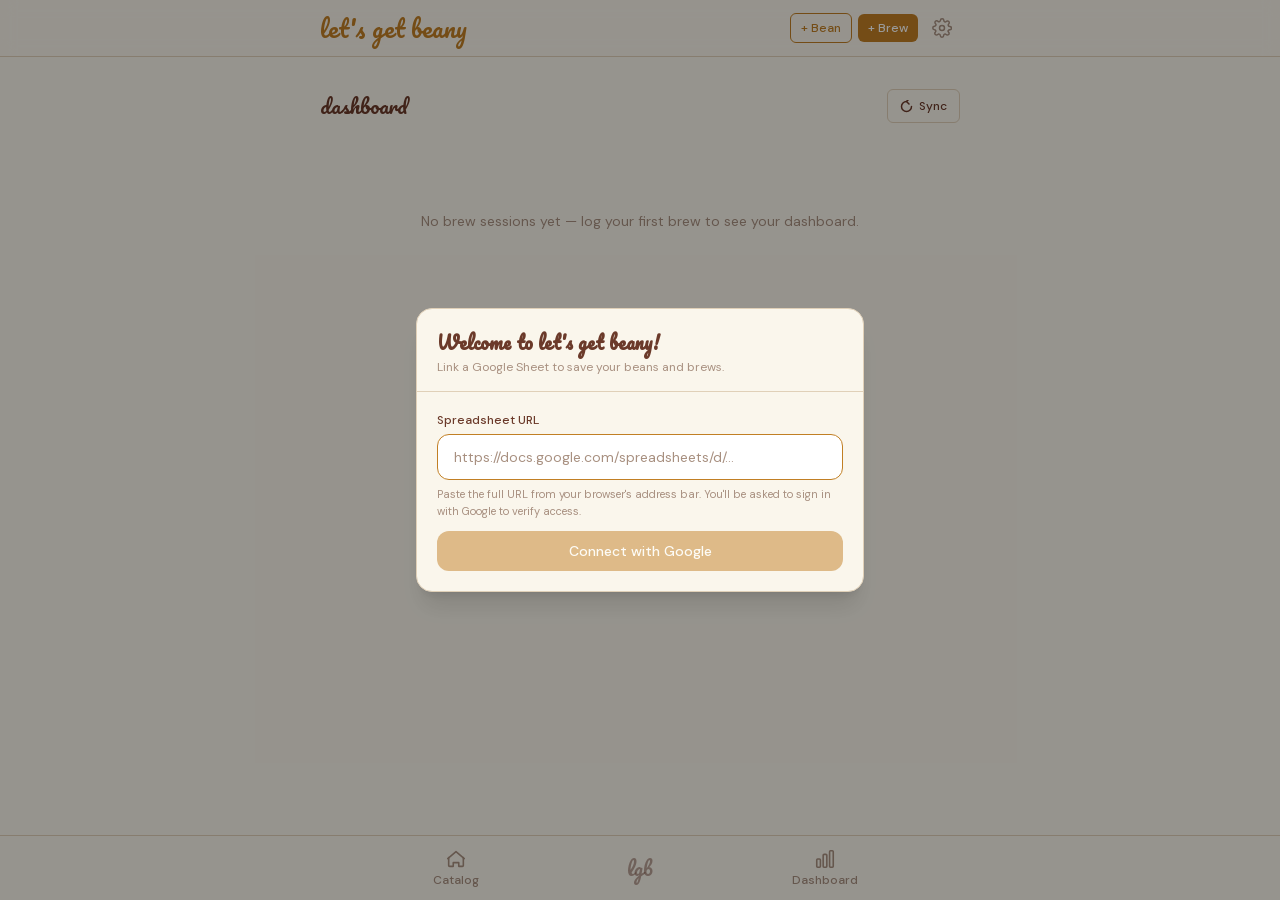
<file: dashboard/index.html>
<!DOCTYPE html><html lang="en" class="playfair_display_d5eda251-module__JGL7aG__variable dm_sans_78e3e10c-module__ZPtN2q__variable pacifico_c0c16d31-module__fb-O7W__variable h-full"><head><meta charSet="utf-8"/><meta name="viewport" content="width=device-width, initial-scale=1"/><link rel="preload" href="/_next/static/media/2a65768255d6b625-s.p.14by5b4al-y~f.woff2" as="font" crossorigin="" type="font/woff2"/><link rel="preload" href="/_next/static/media/5c285b27cdda1fe8-s.p.0yo6-5yoeeudq.woff2" as="font" crossorigin="" type="font/woff2"/><link rel="preload" href="/_next/static/media/a624dffa201843ff-s.p.0xr-_bh6gedpp.woff2" as="font" crossorigin="" type="font/woff2"/><link rel="stylesheet" href="/_next/static/chunks/0i3kw_h43_c4h.css" data-precedence="next"/><link rel="preload" as="script" fetchPriority="low" href="/_next/static/chunks/15etc5gx2elhs.js"/><script src="/_next/static/chunks/07uz2g0_38qia.js" async=""></script><script src="/_next/static/chunks/00nvzi6qb_-1r.js" async=""></script><script src="/_next/static/chunks/0tlb5_mn-zgq2.js" async=""></script><script src="/_next/static/chunks/turbopack-0a671.4o1_.cn.js" async=""></script><script src="/_next/static/chunks/0a-524y_9kuof.js" async=""></script><script src="/_next/static/chunks/0d3shmwh5_nmn.js" async=""></script><script src="/_next/static/chunks/099olgy8i9es~.js" async=""></script><link rel="preload" href="https://accounts.google.com/gsi/client" as="script"/><meta name="next-size-adjust" content=""/><title>let&#x27;s get beany</title><meta name="description" content="A personal brew journal and bean catalog."/><link rel="icon" href="/favicon.svg"/><script src="/_next/static/chunks/03~yq9q893hmn.js" noModule=""></script></head><body class="min-h-full flex flex-col antialiased"><div hidden=""><!--$--><!--/$--></div><div class="min-h-screen flex flex-col"><header class="sticky top-0 z-10 border-b border-[#E0D0B8] bg-[#FAF6EC]/90 backdrop-blur-sm"><div class="max-w-2xl mx-auto px-4 h-14 flex items-center justify-between"><a class="font-[family-name:var(--font-pacifico)] text-2xl text-[#C17F24]" href="/">let&#x27;s get beany</a><div class="flex items-center gap-1.5"><a class="rounded-md border border-[#C17F24] px-2.5 py-1.5 text-xs font-medium text-[#C17F24] hover:bg-[#C17F24] hover:text-white transition-colors" href="/beans/new/">+ Bean</a><a class="rounded-md bg-[#C17F24] px-2.5 py-1.5 text-xs font-medium text-white hover:bg-[#a86d1e] transition-colors" href="/log/">+ Brew</a><button type="button" aria-label="Settings" class="p-2 text-[#A89080] hover:text-[#6B3A2A] transition-colors"><svg width="20" height="20" viewBox="0 0 20 20" fill="none" aria-hidden="true"><path d="M10 12.5a2.5 2.5 0 1 0 0-5 2.5 2.5 0 0 0 0 5Z" stroke="currentColor" stroke-width="1.5" stroke-linecap="round" stroke-linejoin="round"></path><path d="M16.2 12.5a1.4 1.4 0 0 0 .28 1.55l.05.05a1.7 1.7 0 1 1-2.4 2.4l-.05-.05a1.4 1.4 0 0 0-1.55-.28 1.4 1.4 0 0 0-.85 1.28V17.5a1.7 1.7 0 0 1-3.4 0v-.07a1.4 1.4 0 0 0-.92-1.28 1.4 1.4 0 0 0-1.55.28l-.05.05a1.7 1.7 0 1 1-2.4-2.4l.05-.05a1.4 1.4 0 0 0 .28-1.55 1.4 1.4 0 0 0-1.28-.85H2.5a1.7 1.7 0 0 1 0-3.4h.07a1.4 1.4 0 0 0 1.28-.92 1.4 1.4 0 0 0-.28-1.55l-.05-.05a1.7 1.7 0 1 1 2.4-2.4l.05.05a1.4 1.4 0 0 0 1.55.28h.07a1.4 1.4 0 0 0 .85-1.28V2.5a1.7 1.7 0 0 1 3.4 0v.07a1.4 1.4 0 0 0 .85 1.28 1.4 1.4 0 0 0 1.55-.28l.05-.05a1.7 1.7 0 1 1 2.4 2.4l-.05.05a1.4 1.4 0 0 0-.28 1.55v.07a1.4 1.4 0 0 0 1.28.85h.07a1.7 1.7 0 0 1 0 3.4h-.07a1.4 1.4 0 0 0-1.28.85Z" stroke="currentColor" stroke-width="1.5" stroke-linecap="round" stroke-linejoin="round"></path></svg></button></div></div></header><main class="flex-1 max-w-2xl mx-auto w-full px-4 py-8 pb-24"><div><div class="flex items-center justify-between mb-6"><h2 class="text-[#6B3A2A] text-xl">dashboard</h2><div class="relative"><button type="button" title="Sync with Google Sheets" class="flex items-center gap-1.5 rounded-md border border-[#E0D0B8] px-3 py-2 text-xs font-medium text-[#6B3A2A] hover:bg-[#EFE5C8] transition-colors disabled:opacity-50 disabled:cursor-not-allowed"><svg width="13" height="13" viewBox="0 0 13 13" fill="none" aria-hidden="true" class=""><path d="M11.5 6.5A5 5 0 1 1 6.5 1.5" stroke="currentColor" stroke-width="1.5" stroke-linecap="round"></path><path d="M6.5 1.5L9 4M6.5 1.5L9 -1" stroke="currentColor" stroke-width="1.5" stroke-linecap="round" stroke-linejoin="round"></path></svg>Sync</button></div></div><!--$!--><template data-dgst="BAILOUT_TO_CLIENT_SIDE_RENDERING"></template><p class="text-sm text-[#A89080] text-center py-16">Loading dashboard…</p><!--/$--></div><!--$--><!--/$--></main><nav class="fixed bottom-0 left-0 right-0 z-10 border-t border-[#E0D0B8] bg-[#FAF6EC]/95 backdrop-blur-sm"><div class="max-w-2xl mx-auto flex items-stretch"><a class="flex-1 flex flex-col items-center gap-0.5 py-3 text-xs font-medium transition-colors text-[#A89080] hover:text-[#6B3A2A]" href="/"><svg width="22" height="22" viewBox="0 0 24 24" fill="none" aria-hidden="true"><path d="M4 10.5V19a1 1 0 0 0 1 1h4v-4h6v4h4a1 1 0 0 0 1-1v-8.5" stroke="currentColor" stroke-width="1.75" stroke-linecap="round" stroke-linejoin="round"></path><path d="M3 11.5L12 4l9 7.5" stroke="currentColor" stroke-width="1.75" stroke-linecap="round" stroke-linejoin="round"></path></svg><span>Catalog</span></a><button type="button" aria-label="lgb logo" class="relative flex flex-col items-center justify-center px-5 py-2 focus:outline-none"><span class="font-[family-name:var(--font-pacifico)] text-xl leading-none" style="color:rgba(107,58,42,0.45)">lgb</span></button><a class="flex-1 flex flex-col items-center gap-0.5 py-3 text-xs font-medium transition-colors text-[#A89080] hover:text-[#6B3A2A]" href="/dashboard/"><svg width="22" height="22" viewBox="0 0 24 24" fill="none" aria-hidden="true"><rect x="3" y="12" width="4" height="9" rx="1" stroke="currentColor" stroke-width="1.75" stroke-linejoin="round"></rect><rect x="10" y="7" width="4" height="14" rx="1" stroke="currentColor" stroke-width="1.75" stroke-linejoin="round"></rect><rect x="17" y="3" width="4" height="18" rx="1" stroke="currentColor" stroke-width="1.75" stroke-linejoin="round"></rect></svg><span>Dashboard</span></a></div></nav></div><script src="/_next/static/chunks/15etc5gx2elhs.js" id="_R_" async=""></script><script>(self.__next_f=self.__next_f||[]).push([0])</script><script>self.__next_f.push([1,"1:\"$Sreact.fragment\"\n2:I[79520,[\"/_next/static/chunks/0a-524y_9kuof.js\",\"/_next/static/chunks/0d3shmwh5_nmn.js\"],\"\"]\n3:I[99765,[\"/_next/static/chunks/0a-524y_9kuof.js\",\"/_next/static/chunks/0d3shmwh5_nmn.js\"],\"default\"]\n4:I[39756,[\"/_next/static/chunks/0a-524y_9kuof.js\",\"/_next/static/chunks/0d3shmwh5_nmn.js\"],\"default\"]\n5:I[37457,[\"/_next/static/chunks/0a-524y_9kuof.js\",\"/_next/static/chunks/0d3shmwh5_nmn.js\"],\"default\"]\n6:I[47257,[\"/_next/static/chunks/0a-524y_9kuof.js\",\"/_next/static/chunks/0d3shmwh5_nmn.js\"],\"ClientPageRoot\"]\n7:I[78928,[\"/_next/static/chunks/0a-524y_9kuof.js\",\"/_next/static/chunks/0d3shmwh5_nmn.js\",\"/_next/static/chunks/099olgy8i9es~.js\"],\"default\"]\na:I[97367,[\"/_next/static/chunks/0a-524y_9kuof.js\",\"/_next/static/chunks/0d3shmwh5_nmn.js\"],\"OutletBoundary\"]\nb:\"$Sreact.suspense\"\ne:I[97367,[\"/_next/static/chunks/0a-524y_9kuof.js\",\"/_next/static/chunks/0d3shmwh5_nmn.js\"],\"ViewportBoundary\"]\n10:I[97367,[\"/_next/static/chunks/0a-524y_9kuof.js\",\"/_next/static/chunks/0d3shmwh5_nmn.js\"],\"MetadataBoundary\"]\n12:I[68027,[\"/_next/static/chunks/0a-524y_9kuof.js\",\"/_next/static/chunks/0d3shmwh5_nmn.js\"],\"default\",1]\n:HL[\"/_next/static/chunks/0i3kw_h43_c4h.css\",\"style\"]\n:HL[\"/_next/static/media/2a65768255d6b625-s.p.14by5b4al-y~f.woff2\",\"font\",{\"crossOrigin\":\"\",\"type\":\"font/woff2\"}]\n:HL[\"/_next/static/media/5c285b27cdda1fe8-s.p.0yo6-5yoeeudq.woff2\",\"font\",{\"crossOrigin\":\"\",\"type\":\"font/woff2\"}]\n:HL[\"/_next/static/media/a624dffa201843ff-s.p.0xr-_bh6gedpp.woff2\",\"font\",{\"crossOrigin\":\"\",\"type\":\"font/woff2\"}]\n"])</script><script>self.__next_f.push([1,"0:{\"P\":null,\"c\":[\"\",\"dashboard\",\"\"],\"q\":\"\",\"i\":false,\"f\":[[[\"\",{\"children\":[\"dashboard\",{\"children\":[\"__PAGE__\",{}]}]},\"$undefined\",\"$undefined\",16],[[\"$\",\"$1\",\"c\",{\"children\":[[[\"$\",\"link\",\"0\",{\"rel\":\"stylesheet\",\"href\":\"/_next/static/chunks/0i3kw_h43_c4h.css\",\"precedence\":\"next\",\"crossOrigin\":\"$undefined\",\"nonce\":\"$undefined\"}],[\"$\",\"script\",\"script-0\",{\"src\":\"/_next/static/chunks/0a-524y_9kuof.js\",\"async\":true,\"nonce\":\"$undefined\"}],[\"$\",\"script\",\"script-1\",{\"src\":\"/_next/static/chunks/0d3shmwh5_nmn.js\",\"async\":true,\"nonce\":\"$undefined\"}]],[\"$\",\"html\",null,{\"lang\":\"en\",\"className\":\"playfair_display_d5eda251-module__JGL7aG__variable dm_sans_78e3e10c-module__ZPtN2q__variable pacifico_c0c16d31-module__fb-O7W__variable h-full\",\"children\":[\"$\",\"body\",null,{\"className\":\"min-h-full flex flex-col antialiased\",\"children\":[[\"$\",\"$L2\",null,{\"src\":\"https://accounts.google.com/gsi/client\",\"strategy\":\"afterInteractive\"}],[\"$\",\"$L3\",null,{\"children\":[\"$\",\"$L4\",null,{\"parallelRouterKey\":\"children\",\"error\":\"$undefined\",\"errorStyles\":\"$undefined\",\"errorScripts\":\"$undefined\",\"template\":[\"$\",\"$L5\",null,{}],\"templateStyles\":\"$undefined\",\"templateScripts\":\"$undefined\",\"notFound\":[[[\"$\",\"title\",null,{\"children\":\"404: This page could not be found.\"}],[\"$\",\"div\",null,{\"style\":{\"fontFamily\":\"system-ui,\\\"Segoe UI\\\",Roboto,Helvetica,Arial,sans-serif,\\\"Apple Color Emoji\\\",\\\"Segoe UI Emoji\\\"\",\"height\":\"100vh\",\"textAlign\":\"center\",\"display\":\"flex\",\"flexDirection\":\"column\",\"alignItems\":\"center\",\"justifyContent\":\"center\"},\"children\":[\"$\",\"div\",null,{\"children\":[[\"$\",\"style\",null,{\"dangerouslySetInnerHTML\":{\"__html\":\"body{color:#000;background:#fff;margin:0}.next-error-h1{border-right:1px solid rgba(0,0,0,.3)}@media (prefers-color-scheme:dark){body{color:#fff;background:#000}.next-error-h1{border-right:1px solid rgba(255,255,255,.3)}}\"}}],[\"$\",\"h1\",null,{\"className\":\"next-error-h1\",\"style\":{\"display\":\"inline-block\",\"margin\":\"0 20px 0 0\",\"padding\":\"0 23px 0 0\",\"fontSize\":24,\"fontWeight\":500,\"verticalAlign\":\"top\",\"lineHeight\":\"49px\"},\"children\":404}],[\"$\",\"div\",null,{\"style\":{\"display\":\"inline-block\"},\"children\":[\"$\",\"h2\",null,{\"style\":{\"fontSize\":14,\"fontWeight\":400,\"lineHeight\":\"49px\",\"margin\":0},\"children\":\"This page could not be found.\"}]}]]}]}]],[]],\"forbidden\":\"$undefined\",\"unauthorized\":\"$undefined\"}]}]]}]}]]}],{\"children\":[[\"$\",\"$1\",\"c\",{\"children\":[null,[\"$\",\"$L4\",null,{\"parallelRouterKey\":\"children\",\"error\":\"$undefined\",\"errorStyles\":\"$undefined\",\"errorScripts\":\"$undefined\",\"template\":[\"$\",\"$L5\",null,{}],\"templateStyles\":\"$undefined\",\"templateScripts\":\"$undefined\",\"notFound\":\"$undefined\",\"forbidden\":\"$undefined\",\"unauthorized\":\"$undefined\"}]]}],{\"children\":[[\"$\",\"$1\",\"c\",{\"children\":[[\"$\",\"$L6\",null,{\"Component\":\"$7\",\"serverProvidedParams\":{\"searchParams\":{},\"params\":{},\"promises\":[\"$@8\",\"$@9\"]}}],[[\"$\",\"script\",\"script-0\",{\"src\":\"/_next/static/chunks/099olgy8i9es~.js\",\"async\":true,\"nonce\":\"$undefined\"}]],[\"$\",\"$La\",null,{\"children\":[\"$\",\"$b\",null,{\"name\":\"Next.MetadataOutlet\",\"children\":\"$@c\"}]}]]}],{},null,false,null]},null,false,\"$@d\"]},null,false,null],[\"$\",\"$1\",\"h\",{\"children\":[null,[\"$\",\"$Le\",null,{\"children\":\"$Lf\"}],[\"$\",\"div\",null,{\"hidden\":true,\"children\":[\"$\",\"$L10\",null,{\"children\":[\"$\",\"$b\",null,{\"name\":\"Next.Metadata\",\"children\":\"$L11\"}]}]}],[\"$\",\"meta\",null,{\"name\":\"next-size-adjust\",\"content\":\"\"}]]}],false]],\"m\":\"$undefined\",\"G\":[\"$12\",[[\"$\",\"link\",\"0\",{\"rel\":\"stylesheet\",\"href\":\"/_next/static/chunks/0i3kw_h43_c4h.css\",\"precedence\":\"next\",\"crossOrigin\":\"$undefined\",\"nonce\":\"$undefined\"}]]],\"S\":true,\"h\":null,\"s\":\"$undefined\",\"l\":\"$undefined\",\"p\":\"$undefined\",\"d\":\"$undefined\",\"b\":\"dKp6gDmj2AOPeSuZryTxF\"}\n"])</script><script>self.__next_f.push([1,"13:[]\nd:\"$W13\"\n8:{}\n9:\"$0:f:0:1:1:children:1:children:0:props:children:0:props:serverProvidedParams:params\"\n"])</script><script>self.__next_f.push([1,"f:[[\"$\",\"meta\",\"0\",{\"charSet\":\"utf-8\"}],[\"$\",\"meta\",\"1\",{\"name\":\"viewport\",\"content\":\"width=device-width, initial-scale=1\"}]]\n"])</script><script>self.__next_f.push([1,"14:I[27201,[\"/_next/static/chunks/0a-524y_9kuof.js\",\"/_next/static/chunks/0d3shmwh5_nmn.js\"],\"IconMark\"]\nc:null\n11:[[\"$\",\"title\",\"0\",{\"children\":\"let's get beany\"}],[\"$\",\"meta\",\"1\",{\"name\":\"description\",\"content\":\"A personal brew journal and bean catalog.\"}],[\"$\",\"link\",\"2\",{\"rel\":\"icon\",\"href\":\"/favicon.svg\"}],[\"$\",\"$L14\",\"3\",{}]]\n"])</script></body></html>
</file>
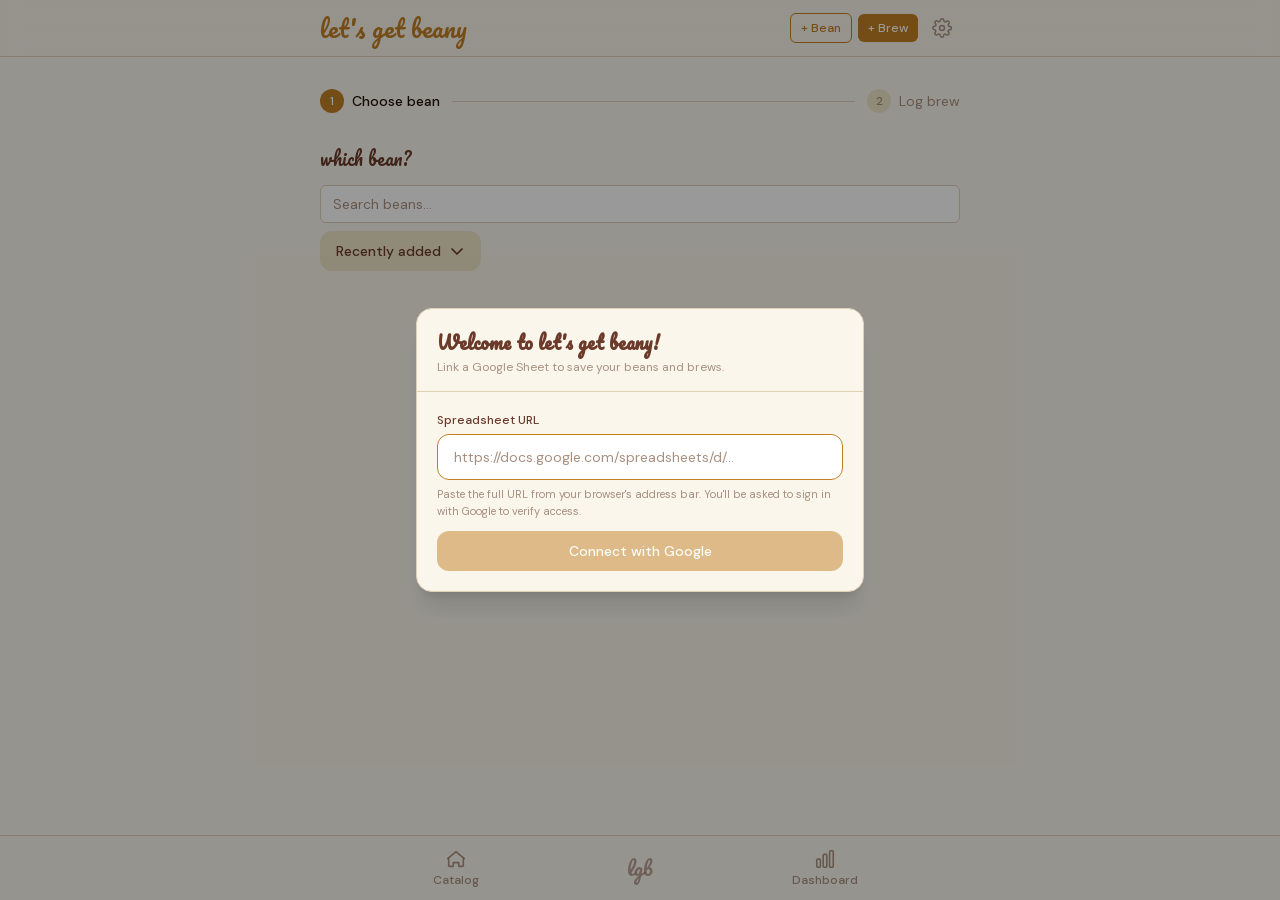
<file: log/index.html>
<!DOCTYPE html><html lang="en" class="playfair_display_d5eda251-module__JGL7aG__variable dm_sans_78e3e10c-module__ZPtN2q__variable pacifico_c0c16d31-module__fb-O7W__variable h-full"><head><meta charSet="utf-8"/><meta name="viewport" content="width=device-width, initial-scale=1"/><link rel="preload" href="/_next/static/media/2a65768255d6b625-s.p.14by5b4al-y~f.woff2" as="font" crossorigin="" type="font/woff2"/><link rel="preload" href="/_next/static/media/5c285b27cdda1fe8-s.p.0yo6-5yoeeudq.woff2" as="font" crossorigin="" type="font/woff2"/><link rel="preload" href="/_next/static/media/a624dffa201843ff-s.p.0xr-_bh6gedpp.woff2" as="font" crossorigin="" type="font/woff2"/><link rel="stylesheet" href="/_next/static/chunks/0i3kw_h43_c4h.css" data-precedence="next"/><link rel="preload" as="script" fetchPriority="low" href="/_next/static/chunks/15etc5gx2elhs.js"/><script src="/_next/static/chunks/07uz2g0_38qia.js" async=""></script><script src="/_next/static/chunks/00nvzi6qb_-1r.js" async=""></script><script src="/_next/static/chunks/0tlb5_mn-zgq2.js" async=""></script><script src="/_next/static/chunks/turbopack-0a671.4o1_.cn.js" async=""></script><script src="/_next/static/chunks/0a-524y_9kuof.js" async=""></script><script src="/_next/static/chunks/0d3shmwh5_nmn.js" async=""></script><script src="/_next/static/chunks/0n1f61wv_qf89.js" async=""></script><script src="/_next/static/chunks/05eg.4o6zwwyr.js" async=""></script><link rel="preload" href="https://accounts.google.com/gsi/client" as="script"/><meta name="next-size-adjust" content=""/><title>let&#x27;s get beany</title><meta name="description" content="A personal brew journal and bean catalog."/><link rel="icon" href="/favicon.svg"/><script src="/_next/static/chunks/03~yq9q893hmn.js" noModule=""></script></head><body class="min-h-full flex flex-col antialiased"><div hidden=""><!--$--><!--/$--></div><div class="min-h-screen flex flex-col"><header class="sticky top-0 z-10 border-b border-[#E0D0B8] bg-[#FAF6EC]/90 backdrop-blur-sm"><div class="max-w-2xl mx-auto px-4 h-14 flex items-center justify-between"><a class="font-[family-name:var(--font-pacifico)] text-2xl text-[#C17F24]" href="/">let&#x27;s get beany</a><div class="flex items-center gap-1.5"><a class="rounded-md border border-[#C17F24] px-2.5 py-1.5 text-xs font-medium text-[#C17F24] hover:bg-[#C17F24] hover:text-white transition-colors" href="/beans/new/">+ Bean</a><a class="rounded-md bg-[#C17F24] px-2.5 py-1.5 text-xs font-medium text-white hover:bg-[#a86d1e] transition-colors" href="/log/">+ Brew</a><button type="button" aria-label="Settings" class="p-2 text-[#A89080] hover:text-[#6B3A2A] transition-colors"><svg width="20" height="20" viewBox="0 0 20 20" fill="none" aria-hidden="true"><path d="M10 12.5a2.5 2.5 0 1 0 0-5 2.5 2.5 0 0 0 0 5Z" stroke="currentColor" stroke-width="1.5" stroke-linecap="round" stroke-linejoin="round"></path><path d="M16.2 12.5a1.4 1.4 0 0 0 .28 1.55l.05.05a1.7 1.7 0 1 1-2.4 2.4l-.05-.05a1.4 1.4 0 0 0-1.55-.28 1.4 1.4 0 0 0-.85 1.28V17.5a1.7 1.7 0 0 1-3.4 0v-.07a1.4 1.4 0 0 0-.92-1.28 1.4 1.4 0 0 0-1.55.28l-.05.05a1.7 1.7 0 1 1-2.4-2.4l.05-.05a1.4 1.4 0 0 0 .28-1.55 1.4 1.4 0 0 0-1.28-.85H2.5a1.7 1.7 0 0 1 0-3.4h.07a1.4 1.4 0 0 0 1.28-.92 1.4 1.4 0 0 0-.28-1.55l-.05-.05a1.7 1.7 0 1 1 2.4-2.4l.05.05a1.4 1.4 0 0 0 1.55.28h.07a1.4 1.4 0 0 0 .85-1.28V2.5a1.7 1.7 0 0 1 3.4 0v.07a1.4 1.4 0 0 0 .85 1.28 1.4 1.4 0 0 0 1.55-.28l.05-.05a1.7 1.7 0 1 1 2.4 2.4l-.05.05a1.4 1.4 0 0 0-.28 1.55v.07a1.4 1.4 0 0 0 1.28.85h.07a1.7 1.7 0 0 1 0 3.4h-.07a1.4 1.4 0 0 0-1.28.85Z" stroke="currentColor" stroke-width="1.5" stroke-linecap="round" stroke-linejoin="round"></path></svg></button></div></div></header><main class="flex-1 max-w-2xl mx-auto w-full px-4 py-8 pb-24"><!--$!--><template data-dgst="BAILOUT_TO_CLIENT_SIDE_RENDERING"></template><!--/$--><!--$--><!--/$--></main><nav class="fixed bottom-0 left-0 right-0 z-10 border-t border-[#E0D0B8] bg-[#FAF6EC]/95 backdrop-blur-sm"><div class="max-w-2xl mx-auto flex items-stretch"><a class="flex-1 flex flex-col items-center gap-0.5 py-3 text-xs font-medium transition-colors text-[#A89080] hover:text-[#6B3A2A]" href="/"><svg width="22" height="22" viewBox="0 0 24 24" fill="none" aria-hidden="true"><path d="M4 10.5V19a1 1 0 0 0 1 1h4v-4h6v4h4a1 1 0 0 0 1-1v-8.5" stroke="currentColor" stroke-width="1.75" stroke-linecap="round" stroke-linejoin="round"></path><path d="M3 11.5L12 4l9 7.5" stroke="currentColor" stroke-width="1.75" stroke-linecap="round" stroke-linejoin="round"></path></svg><span>Catalog</span></a><button type="button" aria-label="lgb logo" class="relative flex flex-col items-center justify-center px-5 py-2 focus:outline-none"><span class="font-[family-name:var(--font-pacifico)] text-xl leading-none" style="color:rgba(107,58,42,0.45)">lgb</span></button><a class="flex-1 flex flex-col items-center gap-0.5 py-3 text-xs font-medium transition-colors text-[#A89080] hover:text-[#6B3A2A]" href="/dashboard/"><svg width="22" height="22" viewBox="0 0 24 24" fill="none" aria-hidden="true"><rect x="3" y="12" width="4" height="9" rx="1" stroke="currentColor" stroke-width="1.75" stroke-linejoin="round"></rect><rect x="10" y="7" width="4" height="14" rx="1" stroke="currentColor" stroke-width="1.75" stroke-linejoin="round"></rect><rect x="17" y="3" width="4" height="18" rx="1" stroke="currentColor" stroke-width="1.75" stroke-linejoin="round"></rect></svg><span>Dashboard</span></a></div></nav></div><script src="/_next/static/chunks/15etc5gx2elhs.js" id="_R_" async=""></script><script>(self.__next_f=self.__next_f||[]).push([0])</script><script>self.__next_f.push([1,"1:\"$Sreact.fragment\"\n2:I[79520,[\"/_next/static/chunks/0a-524y_9kuof.js\",\"/_next/static/chunks/0d3shmwh5_nmn.js\"],\"\"]\n3:I[99765,[\"/_next/static/chunks/0a-524y_9kuof.js\",\"/_next/static/chunks/0d3shmwh5_nmn.js\"],\"default\"]\n4:I[39756,[\"/_next/static/chunks/0a-524y_9kuof.js\",\"/_next/static/chunks/0d3shmwh5_nmn.js\"],\"default\"]\n5:I[37457,[\"/_next/static/chunks/0a-524y_9kuof.js\",\"/_next/static/chunks/0d3shmwh5_nmn.js\"],\"default\"]\n6:I[47257,[\"/_next/static/chunks/0a-524y_9kuof.js\",\"/_next/static/chunks/0d3shmwh5_nmn.js\"],\"ClientPageRoot\"]\n7:I[18972,[\"/_next/static/chunks/0a-524y_9kuof.js\",\"/_next/static/chunks/0d3shmwh5_nmn.js\",\"/_next/static/chunks/0n1f61wv_qf89.js\",\"/_next/static/chunks/05eg.4o6zwwyr.js\"],\"default\"]\na:I[97367,[\"/_next/static/chunks/0a-524y_9kuof.js\",\"/_next/static/chunks/0d3shmwh5_nmn.js\"],\"OutletBoundary\"]\nb:\"$Sreact.suspense\"\ne:I[97367,[\"/_next/static/chunks/0a-524y_9kuof.js\",\"/_next/static/chunks/0d3shmwh5_nmn.js\"],\"ViewportBoundary\"]\n10:I[97367,[\"/_next/static/chunks/0a-524y_9kuof.js\",\"/_next/static/chunks/0d3shmwh5_nmn.js\"],\"MetadataBoundary\"]\n12:I[68027,[\"/_next/static/chunks/0a-524y_9kuof.js\",\"/_next/static/chunks/0d3shmwh5_nmn.js\"],\"default\",1]\n:HL[\"/_next/static/chunks/0i3kw_h43_c4h.css\",\"style\"]\n:HL[\"/_next/static/media/2a65768255d6b625-s.p.14by5b4al-y~f.woff2\",\"font\",{\"crossOrigin\":\"\",\"type\":\"font/woff2\"}]\n:HL[\"/_next/static/media/5c285b27cdda1fe8-s.p.0yo6-5yoeeudq.woff2\",\"font\",{\"crossOrigin\":\"\",\"type\":\"font/woff2\"}]\n:HL[\"/_next/static/media/a624dffa201843ff-s.p.0xr-_bh6gedpp.woff2\",\"font\",{\"crossOrigin\":\"\",\"type\":\"font/woff2\"}]\n"])</script><script>self.__next_f.push([1,"0:{\"P\":null,\"c\":[\"\",\"log\",\"\"],\"q\":\"\",\"i\":false,\"f\":[[[\"\",{\"children\":[\"log\",{\"children\":[\"__PAGE__\",{}]}]},\"$undefined\",\"$undefined\",16],[[\"$\",\"$1\",\"c\",{\"children\":[[[\"$\",\"link\",\"0\",{\"rel\":\"stylesheet\",\"href\":\"/_next/static/chunks/0i3kw_h43_c4h.css\",\"precedence\":\"next\",\"crossOrigin\":\"$undefined\",\"nonce\":\"$undefined\"}],[\"$\",\"script\",\"script-0\",{\"src\":\"/_next/static/chunks/0a-524y_9kuof.js\",\"async\":true,\"nonce\":\"$undefined\"}],[\"$\",\"script\",\"script-1\",{\"src\":\"/_next/static/chunks/0d3shmwh5_nmn.js\",\"async\":true,\"nonce\":\"$undefined\"}]],[\"$\",\"html\",null,{\"lang\":\"en\",\"className\":\"playfair_display_d5eda251-module__JGL7aG__variable dm_sans_78e3e10c-module__ZPtN2q__variable pacifico_c0c16d31-module__fb-O7W__variable h-full\",\"children\":[\"$\",\"body\",null,{\"className\":\"min-h-full flex flex-col antialiased\",\"children\":[[\"$\",\"$L2\",null,{\"src\":\"https://accounts.google.com/gsi/client\",\"strategy\":\"afterInteractive\"}],[\"$\",\"$L3\",null,{\"children\":[\"$\",\"$L4\",null,{\"parallelRouterKey\":\"children\",\"error\":\"$undefined\",\"errorStyles\":\"$undefined\",\"errorScripts\":\"$undefined\",\"template\":[\"$\",\"$L5\",null,{}],\"templateStyles\":\"$undefined\",\"templateScripts\":\"$undefined\",\"notFound\":[[[\"$\",\"title\",null,{\"children\":\"404: This page could not be found.\"}],[\"$\",\"div\",null,{\"style\":{\"fontFamily\":\"system-ui,\\\"Segoe UI\\\",Roboto,Helvetica,Arial,sans-serif,\\\"Apple Color Emoji\\\",\\\"Segoe UI Emoji\\\"\",\"height\":\"100vh\",\"textAlign\":\"center\",\"display\":\"flex\",\"flexDirection\":\"column\",\"alignItems\":\"center\",\"justifyContent\":\"center\"},\"children\":[\"$\",\"div\",null,{\"children\":[[\"$\",\"style\",null,{\"dangerouslySetInnerHTML\":{\"__html\":\"body{color:#000;background:#fff;margin:0}.next-error-h1{border-right:1px solid rgba(0,0,0,.3)}@media (prefers-color-scheme:dark){body{color:#fff;background:#000}.next-error-h1{border-right:1px solid rgba(255,255,255,.3)}}\"}}],[\"$\",\"h1\",null,{\"className\":\"next-error-h1\",\"style\":{\"display\":\"inline-block\",\"margin\":\"0 20px 0 0\",\"padding\":\"0 23px 0 0\",\"fontSize\":24,\"fontWeight\":500,\"verticalAlign\":\"top\",\"lineHeight\":\"49px\"},\"children\":404}],[\"$\",\"div\",null,{\"style\":{\"display\":\"inline-block\"},\"children\":[\"$\",\"h2\",null,{\"style\":{\"fontSize\":14,\"fontWeight\":400,\"lineHeight\":\"49px\",\"margin\":0},\"children\":\"This page could not be found.\"}]}]]}]}]],[]],\"forbidden\":\"$undefined\",\"unauthorized\":\"$undefined\"}]}]]}]}]]}],{\"children\":[[\"$\",\"$1\",\"c\",{\"children\":[null,[\"$\",\"$L4\",null,{\"parallelRouterKey\":\"children\",\"error\":\"$undefined\",\"errorStyles\":\"$undefined\",\"errorScripts\":\"$undefined\",\"template\":[\"$\",\"$L5\",null,{}],\"templateStyles\":\"$undefined\",\"templateScripts\":\"$undefined\",\"notFound\":\"$undefined\",\"forbidden\":\"$undefined\",\"unauthorized\":\"$undefined\"}]]}],{\"children\":[[\"$\",\"$1\",\"c\",{\"children\":[[\"$\",\"$L6\",null,{\"Component\":\"$7\",\"serverProvidedParams\":{\"searchParams\":{},\"params\":{},\"promises\":[\"$@8\",\"$@9\"]}}],[[\"$\",\"script\",\"script-0\",{\"src\":\"/_next/static/chunks/0n1f61wv_qf89.js\",\"async\":true,\"nonce\":\"$undefined\"}],[\"$\",\"script\",\"script-1\",{\"src\":\"/_next/static/chunks/05eg.4o6zwwyr.js\",\"async\":true,\"nonce\":\"$undefined\"}]],[\"$\",\"$La\",null,{\"children\":[\"$\",\"$b\",null,{\"name\":\"Next.MetadataOutlet\",\"children\":\"$@c\"}]}]]}],{},null,false,null]},null,false,\"$@d\"]},null,false,null],[\"$\",\"$1\",\"h\",{\"children\":[null,[\"$\",\"$Le\",null,{\"children\":\"$Lf\"}],[\"$\",\"div\",null,{\"hidden\":true,\"children\":[\"$\",\"$L10\",null,{\"children\":[\"$\",\"$b\",null,{\"name\":\"Next.Metadata\",\"children\":\"$L11\"}]}]}],[\"$\",\"meta\",null,{\"name\":\"next-size-adjust\",\"content\":\"\"}]]}],false]],\"m\":\"$undefined\",\"G\":[\"$12\",[[\"$\",\"link\",\"0\",{\"rel\":\"stylesheet\",\"href\":\"/_next/static/chunks/0i3kw_h43_c4h.css\",\"precedence\":\"next\",\"crossOrigin\":\"$undefined\",\"nonce\":\"$undefined\"}]]],\"S\":true,\"h\":null,\"s\":\"$undefined\",\"l\":\"$undefined\",\"p\":\"$undefined\",\"d\":\"$undefined\",\"b\":\"dKp6gDmj2AOPeSuZryTxF\"}\n"])</script><script>self.__next_f.push([1,"13:[]\nd:\"$W13\"\n8:{}\n9:\"$0:f:0:1:1:children:1:children:0:props:children:0:props:serverProvidedParams:params\"\n"])</script><script>self.__next_f.push([1,"f:[[\"$\",\"meta\",\"0\",{\"charSet\":\"utf-8\"}],[\"$\",\"meta\",\"1\",{\"name\":\"viewport\",\"content\":\"width=device-width, initial-scale=1\"}]]\n"])</script><script>self.__next_f.push([1,"14:I[27201,[\"/_next/static/chunks/0a-524y_9kuof.js\",\"/_next/static/chunks/0d3shmwh5_nmn.js\"],\"IconMark\"]\nc:null\n11:[[\"$\",\"title\",\"0\",{\"children\":\"let's get beany\"}],[\"$\",\"meta\",\"1\",{\"name\":\"description\",\"content\":\"A personal brew journal and bean catalog.\"}],[\"$\",\"link\",\"2\",{\"rel\":\"icon\",\"href\":\"/favicon.svg\"}],[\"$\",\"$L14\",\"3\",{}]]\n"])</script></body></html>
</file>
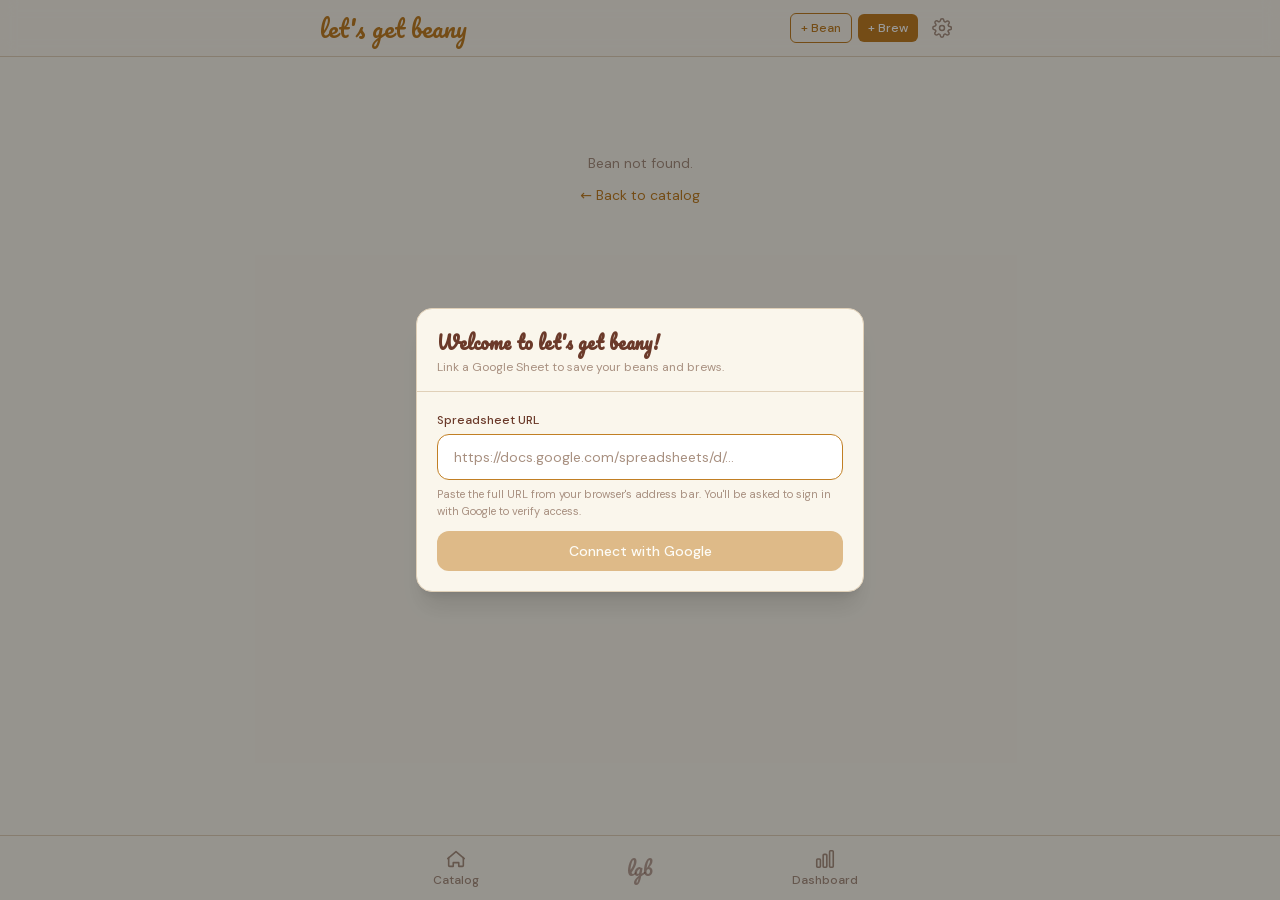
<file: beans/edit/index.html>
<!DOCTYPE html><html lang="en" class="playfair_display_d5eda251-module__JGL7aG__variable dm_sans_78e3e10c-module__ZPtN2q__variable pacifico_c0c16d31-module__fb-O7W__variable h-full"><head><meta charSet="utf-8"/><meta name="viewport" content="width=device-width, initial-scale=1"/><link rel="preload" href="/_next/static/media/2a65768255d6b625-s.p.14by5b4al-y~f.woff2" as="font" crossorigin="" type="font/woff2"/><link rel="preload" href="/_next/static/media/5c285b27cdda1fe8-s.p.0yo6-5yoeeudq.woff2" as="font" crossorigin="" type="font/woff2"/><link rel="preload" href="/_next/static/media/a624dffa201843ff-s.p.0xr-_bh6gedpp.woff2" as="font" crossorigin="" type="font/woff2"/><link rel="stylesheet" href="/_next/static/chunks/0i3kw_h43_c4h.css" data-precedence="next"/><link rel="preload" as="script" fetchPriority="low" href="/_next/static/chunks/15etc5gx2elhs.js"/><script src="/_next/static/chunks/07uz2g0_38qia.js" async=""></script><script src="/_next/static/chunks/00nvzi6qb_-1r.js" async=""></script><script src="/_next/static/chunks/0tlb5_mn-zgq2.js" async=""></script><script src="/_next/static/chunks/turbopack-0a671.4o1_.cn.js" async=""></script><script src="/_next/static/chunks/0a-524y_9kuof.js" async=""></script><script src="/_next/static/chunks/0d3shmwh5_nmn.js" async=""></script><script src="/_next/static/chunks/0~d137zl9y5~c.js" async=""></script><script src="/_next/static/chunks/05eg.4o6zwwyr.js" async=""></script><link rel="preload" href="https://accounts.google.com/gsi/client" as="script"/><meta name="next-size-adjust" content=""/><title>let&#x27;s get beany</title><meta name="description" content="A personal brew journal and bean catalog."/><link rel="icon" href="/favicon.svg"/><script src="/_next/static/chunks/03~yq9q893hmn.js" noModule=""></script></head><body class="min-h-full flex flex-col antialiased"><div hidden=""><!--$--><!--/$--></div><div class="min-h-screen flex flex-col"><header class="sticky top-0 z-10 border-b border-[#E0D0B8] bg-[#FAF6EC]/90 backdrop-blur-sm"><div class="max-w-2xl mx-auto px-4 h-14 flex items-center justify-between"><a class="font-[family-name:var(--font-pacifico)] text-2xl text-[#C17F24]" href="/">let&#x27;s get beany</a><div class="flex items-center gap-1.5"><a class="rounded-md border border-[#C17F24] px-2.5 py-1.5 text-xs font-medium text-[#C17F24] hover:bg-[#C17F24] hover:text-white transition-colors" href="/beans/new/">+ Bean</a><a class="rounded-md bg-[#C17F24] px-2.5 py-1.5 text-xs font-medium text-white hover:bg-[#a86d1e] transition-colors" href="/log/">+ Brew</a><button type="button" aria-label="Settings" class="p-2 text-[#A89080] hover:text-[#6B3A2A] transition-colors"><svg width="20" height="20" viewBox="0 0 20 20" fill="none" aria-hidden="true"><path d="M10 12.5a2.5 2.5 0 1 0 0-5 2.5 2.5 0 0 0 0 5Z" stroke="currentColor" stroke-width="1.5" stroke-linecap="round" stroke-linejoin="round"></path><path d="M16.2 12.5a1.4 1.4 0 0 0 .28 1.55l.05.05a1.7 1.7 0 1 1-2.4 2.4l-.05-.05a1.4 1.4 0 0 0-1.55-.28 1.4 1.4 0 0 0-.85 1.28V17.5a1.7 1.7 0 0 1-3.4 0v-.07a1.4 1.4 0 0 0-.92-1.28 1.4 1.4 0 0 0-1.55.28l-.05.05a1.7 1.7 0 1 1-2.4-2.4l.05-.05a1.4 1.4 0 0 0 .28-1.55 1.4 1.4 0 0 0-1.28-.85H2.5a1.7 1.7 0 0 1 0-3.4h.07a1.4 1.4 0 0 0 1.28-.92 1.4 1.4 0 0 0-.28-1.55l-.05-.05a1.7 1.7 0 1 1 2.4-2.4l.05.05a1.4 1.4 0 0 0 1.55.28h.07a1.4 1.4 0 0 0 .85-1.28V2.5a1.7 1.7 0 0 1 3.4 0v.07a1.4 1.4 0 0 0 .85 1.28 1.4 1.4 0 0 0 1.55-.28l.05-.05a1.7 1.7 0 1 1 2.4 2.4l-.05.05a1.4 1.4 0 0 0-.28 1.55v.07a1.4 1.4 0 0 0 1.28.85h.07a1.7 1.7 0 0 1 0 3.4h-.07a1.4 1.4 0 0 0-1.28.85Z" stroke="currentColor" stroke-width="1.5" stroke-linecap="round" stroke-linejoin="round"></path></svg></button></div></div></header><main class="flex-1 max-w-2xl mx-auto w-full px-4 py-8 pb-24"><!--$!--><template data-dgst="BAILOUT_TO_CLIENT_SIDE_RENDERING"></template><!--/$--><!--$--><!--/$--></main><nav class="fixed bottom-0 left-0 right-0 z-10 border-t border-[#E0D0B8] bg-[#FAF6EC]/95 backdrop-blur-sm"><div class="max-w-2xl mx-auto flex items-stretch"><a class="flex-1 flex flex-col items-center gap-0.5 py-3 text-xs font-medium transition-colors text-[#A89080] hover:text-[#6B3A2A]" href="/"><svg width="22" height="22" viewBox="0 0 24 24" fill="none" aria-hidden="true"><path d="M4 10.5V19a1 1 0 0 0 1 1h4v-4h6v4h4a1 1 0 0 0 1-1v-8.5" stroke="currentColor" stroke-width="1.75" stroke-linecap="round" stroke-linejoin="round"></path><path d="M3 11.5L12 4l9 7.5" stroke="currentColor" stroke-width="1.75" stroke-linecap="round" stroke-linejoin="round"></path></svg><span>Catalog</span></a><button type="button" aria-label="lgb logo" class="relative flex flex-col items-center justify-center px-5 py-2 focus:outline-none"><span class="font-[family-name:var(--font-pacifico)] text-xl leading-none" style="color:rgba(107,58,42,0.45)">lgb</span></button><a class="flex-1 flex flex-col items-center gap-0.5 py-3 text-xs font-medium transition-colors text-[#A89080] hover:text-[#6B3A2A]" href="/dashboard/"><svg width="22" height="22" viewBox="0 0 24 24" fill="none" aria-hidden="true"><rect x="3" y="12" width="4" height="9" rx="1" stroke="currentColor" stroke-width="1.75" stroke-linejoin="round"></rect><rect x="10" y="7" width="4" height="14" rx="1" stroke="currentColor" stroke-width="1.75" stroke-linejoin="round"></rect><rect x="17" y="3" width="4" height="18" rx="1" stroke="currentColor" stroke-width="1.75" stroke-linejoin="round"></rect></svg><span>Dashboard</span></a></div></nav></div><script src="/_next/static/chunks/15etc5gx2elhs.js" id="_R_" async=""></script><script>(self.__next_f=self.__next_f||[]).push([0])</script><script>self.__next_f.push([1,"1:\"$Sreact.fragment\"\n2:I[79520,[\"/_next/static/chunks/0a-524y_9kuof.js\",\"/_next/static/chunks/0d3shmwh5_nmn.js\"],\"\"]\n3:I[99765,[\"/_next/static/chunks/0a-524y_9kuof.js\",\"/_next/static/chunks/0d3shmwh5_nmn.js\"],\"default\"]\n4:I[39756,[\"/_next/static/chunks/0a-524y_9kuof.js\",\"/_next/static/chunks/0d3shmwh5_nmn.js\"],\"default\"]\n5:I[37457,[\"/_next/static/chunks/0a-524y_9kuof.js\",\"/_next/static/chunks/0d3shmwh5_nmn.js\"],\"default\"]\n6:I[47257,[\"/_next/static/chunks/0a-524y_9kuof.js\",\"/_next/static/chunks/0d3shmwh5_nmn.js\"],\"ClientPageRoot\"]\n7:I[74220,[\"/_next/static/chunks/0a-524y_9kuof.js\",\"/_next/static/chunks/0d3shmwh5_nmn.js\",\"/_next/static/chunks/0~d137zl9y5~c.js\",\"/_next/static/chunks/05eg.4o6zwwyr.js\"],\"default\"]\na:I[97367,[\"/_next/static/chunks/0a-524y_9kuof.js\",\"/_next/static/chunks/0d3shmwh5_nmn.js\"],\"OutletBoundary\"]\nb:\"$Sreact.suspense\"\ne:I[97367,[\"/_next/static/chunks/0a-524y_9kuof.js\",\"/_next/static/chunks/0d3shmwh5_nmn.js\"],\"ViewportBoundary\"]\n10:I[97367,[\"/_next/static/chunks/0a-524y_9kuof.js\",\"/_next/static/chunks/0d3shmwh5_nmn.js\"],\"MetadataBoundary\"]\n12:I[68027,[\"/_next/static/chunks/0a-524y_9kuof.js\",\"/_next/static/chunks/0d3shmwh5_nmn.js\"],\"default\",1]\n:HL[\"/_next/static/chunks/0i3kw_h43_c4h.css\",\"style\"]\n:HL[\"/_next/static/media/2a65768255d6b625-s.p.14by5b4al-y~f.woff2\",\"font\",{\"crossOrigin\":\"\",\"type\":\"font/woff2\"}]\n:HL[\"/_next/static/media/5c285b27cdda1fe8-s.p.0yo6-5yoeeudq.woff2\",\"font\",{\"crossOrigin\":\"\",\"type\":\"font/woff2\"}]\n:HL[\"/_next/static/media/a624dffa201843ff-s.p.0xr-_bh6gedpp.woff2\",\"font\",{\"crossOrigin\":\"\",\"type\":\"font/woff2\"}]\n"])</script><script>self.__next_f.push([1,"0:{\"P\":null,\"c\":[\"\",\"beans\",\"edit\",\"\"],\"q\":\"\",\"i\":false,\"f\":[[[\"\",{\"children\":[\"beans\",{\"children\":[\"edit\",{\"children\":[\"__PAGE__\",{}]}]}]},\"$undefined\",\"$undefined\",16],[[\"$\",\"$1\",\"c\",{\"children\":[[[\"$\",\"link\",\"0\",{\"rel\":\"stylesheet\",\"href\":\"/_next/static/chunks/0i3kw_h43_c4h.css\",\"precedence\":\"next\",\"crossOrigin\":\"$undefined\",\"nonce\":\"$undefined\"}],[\"$\",\"script\",\"script-0\",{\"src\":\"/_next/static/chunks/0a-524y_9kuof.js\",\"async\":true,\"nonce\":\"$undefined\"}],[\"$\",\"script\",\"script-1\",{\"src\":\"/_next/static/chunks/0d3shmwh5_nmn.js\",\"async\":true,\"nonce\":\"$undefined\"}]],[\"$\",\"html\",null,{\"lang\":\"en\",\"className\":\"playfair_display_d5eda251-module__JGL7aG__variable dm_sans_78e3e10c-module__ZPtN2q__variable pacifico_c0c16d31-module__fb-O7W__variable h-full\",\"children\":[\"$\",\"body\",null,{\"className\":\"min-h-full flex flex-col antialiased\",\"children\":[[\"$\",\"$L2\",null,{\"src\":\"https://accounts.google.com/gsi/client\",\"strategy\":\"afterInteractive\"}],[\"$\",\"$L3\",null,{\"children\":[\"$\",\"$L4\",null,{\"parallelRouterKey\":\"children\",\"error\":\"$undefined\",\"errorStyles\":\"$undefined\",\"errorScripts\":\"$undefined\",\"template\":[\"$\",\"$L5\",null,{}],\"templateStyles\":\"$undefined\",\"templateScripts\":\"$undefined\",\"notFound\":[[[\"$\",\"title\",null,{\"children\":\"404: This page could not be found.\"}],[\"$\",\"div\",null,{\"style\":{\"fontFamily\":\"system-ui,\\\"Segoe UI\\\",Roboto,Helvetica,Arial,sans-serif,\\\"Apple Color Emoji\\\",\\\"Segoe UI Emoji\\\"\",\"height\":\"100vh\",\"textAlign\":\"center\",\"display\":\"flex\",\"flexDirection\":\"column\",\"alignItems\":\"center\",\"justifyContent\":\"center\"},\"children\":[\"$\",\"div\",null,{\"children\":[[\"$\",\"style\",null,{\"dangerouslySetInnerHTML\":{\"__html\":\"body{color:#000;background:#fff;margin:0}.next-error-h1{border-right:1px solid rgba(0,0,0,.3)}@media (prefers-color-scheme:dark){body{color:#fff;background:#000}.next-error-h1{border-right:1px solid rgba(255,255,255,.3)}}\"}}],[\"$\",\"h1\",null,{\"className\":\"next-error-h1\",\"style\":{\"display\":\"inline-block\",\"margin\":\"0 20px 0 0\",\"padding\":\"0 23px 0 0\",\"fontSize\":24,\"fontWeight\":500,\"verticalAlign\":\"top\",\"lineHeight\":\"49px\"},\"children\":404}],[\"$\",\"div\",null,{\"style\":{\"display\":\"inline-block\"},\"children\":[\"$\",\"h2\",null,{\"style\":{\"fontSize\":14,\"fontWeight\":400,\"lineHeight\":\"49px\",\"margin\":0},\"children\":\"This page could not be found.\"}]}]]}]}]],[]],\"forbidden\":\"$undefined\",\"unauthorized\":\"$undefined\"}]}]]}]}]]}],{\"children\":[[\"$\",\"$1\",\"c\",{\"children\":[null,[\"$\",\"$L4\",null,{\"parallelRouterKey\":\"children\",\"error\":\"$undefined\",\"errorStyles\":\"$undefined\",\"errorScripts\":\"$undefined\",\"template\":[\"$\",\"$L5\",null,{}],\"templateStyles\":\"$undefined\",\"templateScripts\":\"$undefined\",\"notFound\":\"$undefined\",\"forbidden\":\"$undefined\",\"unauthorized\":\"$undefined\"}]]}],{\"children\":[[\"$\",\"$1\",\"c\",{\"children\":[null,[\"$\",\"$L4\",null,{\"parallelRouterKey\":\"children\",\"error\":\"$undefined\",\"errorStyles\":\"$undefined\",\"errorScripts\":\"$undefined\",\"template\":[\"$\",\"$L5\",null,{}],\"templateStyles\":\"$undefined\",\"templateScripts\":\"$undefined\",\"notFound\":\"$undefined\",\"forbidden\":\"$undefined\",\"unauthorized\":\"$undefined\"}]]}],{\"children\":[[\"$\",\"$1\",\"c\",{\"children\":[[\"$\",\"$L6\",null,{\"Component\":\"$7\",\"serverProvidedParams\":{\"searchParams\":{},\"params\":{},\"promises\":[\"$@8\",\"$@9\"]}}],[[\"$\",\"script\",\"script-0\",{\"src\":\"/_next/static/chunks/0~d137zl9y5~c.js\",\"async\":true,\"nonce\":\"$undefined\"}],[\"$\",\"script\",\"script-1\",{\"src\":\"/_next/static/chunks/05eg.4o6zwwyr.js\",\"async\":true,\"nonce\":\"$undefined\"}]],[\"$\",\"$La\",null,{\"children\":[\"$\",\"$b\",null,{\"name\":\"Next.MetadataOutlet\",\"children\":\"$@c\"}]}]]}],{},null,false,null]},null,false,\"$@d\"]},null,false,\"$@d\"]},null,false,null],[\"$\",\"$1\",\"h\",{\"children\":[null,[\"$\",\"$Le\",null,{\"children\":\"$Lf\"}],[\"$\",\"div\",null,{\"hidden\":true,\"children\":[\"$\",\"$L10\",null,{\"children\":[\"$\",\"$b\",null,{\"name\":\"Next.Metadata\",\"children\":\"$L11\"}]}]}],[\"$\",\"meta\",null,{\"name\":\"next-size-adjust\",\"content\":\"\"}]]}],false]],\"m\":\"$undefined\",\"G\":[\"$12\",[[\"$\",\"link\",\"0\",{\"rel\":\"stylesheet\",\"href\":\"/_next/static/chunks/0i3kw_h43_c4h.css\",\"precedence\":\"next\",\"crossOrigin\":\"$undefined\",\"nonce\":\"$undefined\"}]]],\"S\":true,\"h\":null,\"s\":\"$undefined\",\"l\":\"$undefined\",\"p\":\"$undefined\",\"d\":\"$undefined\",\"b\":\"dKp6gDmj2AOPeSuZryTxF\"}\n"])</script><script>self.__next_f.push([1,"13:[]\nd:\"$W13\"\n8:{}\n9:\"$0:f:0:1:1:children:1:children:1:children:0:props:children:0:props:serverProvidedParams:params\"\n"])</script><script>self.__next_f.push([1,"f:[[\"$\",\"meta\",\"0\",{\"charSet\":\"utf-8\"}],[\"$\",\"meta\",\"1\",{\"name\":\"viewport\",\"content\":\"width=device-width, initial-scale=1\"}]]\n"])</script><script>self.__next_f.push([1,"14:I[27201,[\"/_next/static/chunks/0a-524y_9kuof.js\",\"/_next/static/chunks/0d3shmwh5_nmn.js\"],\"IconMark\"]\nc:null\n11:[[\"$\",\"title\",\"0\",{\"children\":\"let's get beany\"}],[\"$\",\"meta\",\"1\",{\"name\":\"description\",\"content\":\"A personal brew journal and bean catalog.\"}],[\"$\",\"link\",\"2\",{\"rel\":\"icon\",\"href\":\"/favicon.svg\"}],[\"$\",\"$L14\",\"3\",{}]]\n"])</script></body></html>
</file>
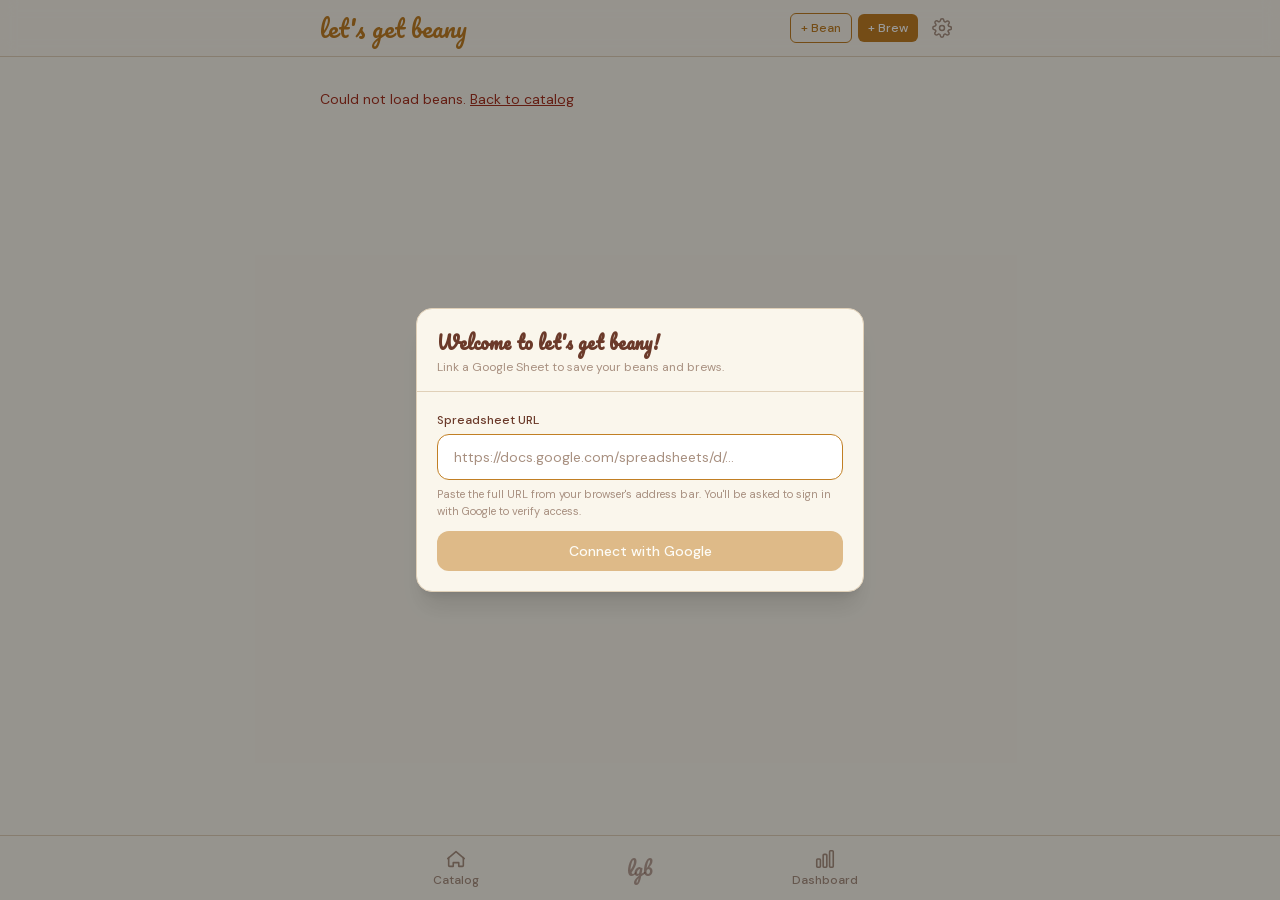
<file: beans/merge/index.html>
<!DOCTYPE html><html lang="en" class="playfair_display_d5eda251-module__JGL7aG__variable dm_sans_78e3e10c-module__ZPtN2q__variable pacifico_c0c16d31-module__fb-O7W__variable h-full"><head><meta charSet="utf-8"/><meta name="viewport" content="width=device-width, initial-scale=1"/><link rel="preload" href="/_next/static/media/2a65768255d6b625-s.p.14by5b4al-y~f.woff2" as="font" crossorigin="" type="font/woff2"/><link rel="preload" href="/_next/static/media/5c285b27cdda1fe8-s.p.0yo6-5yoeeudq.woff2" as="font" crossorigin="" type="font/woff2"/><link rel="preload" href="/_next/static/media/a624dffa201843ff-s.p.0xr-_bh6gedpp.woff2" as="font" crossorigin="" type="font/woff2"/><link rel="stylesheet" href="/_next/static/chunks/0i3kw_h43_c4h.css" data-precedence="next"/><link rel="preload" as="script" fetchPriority="low" href="/_next/static/chunks/15etc5gx2elhs.js"/><script src="/_next/static/chunks/07uz2g0_38qia.js" async=""></script><script src="/_next/static/chunks/00nvzi6qb_-1r.js" async=""></script><script src="/_next/static/chunks/0tlb5_mn-zgq2.js" async=""></script><script src="/_next/static/chunks/turbopack-0a671.4o1_.cn.js" async=""></script><script src="/_next/static/chunks/0a-524y_9kuof.js" async=""></script><script src="/_next/static/chunks/0d3shmwh5_nmn.js" async=""></script><script src="/_next/static/chunks/0-i2ph33akbsv.js" async=""></script><link rel="preload" href="https://accounts.google.com/gsi/client" as="script"/><meta name="next-size-adjust" content=""/><title>let&#x27;s get beany</title><meta name="description" content="A personal brew journal and bean catalog."/><link rel="icon" href="/favicon.svg"/><script src="/_next/static/chunks/03~yq9q893hmn.js" noModule=""></script></head><body class="min-h-full flex flex-col antialiased"><div hidden=""><!--$--><!--/$--></div><div class="min-h-screen flex flex-col"><header class="sticky top-0 z-10 border-b border-[#E0D0B8] bg-[#FAF6EC]/90 backdrop-blur-sm"><div class="max-w-2xl mx-auto px-4 h-14 flex items-center justify-between"><a class="font-[family-name:var(--font-pacifico)] text-2xl text-[#C17F24]" href="/">let&#x27;s get beany</a><div class="flex items-center gap-1.5"><a class="rounded-md border border-[#C17F24] px-2.5 py-1.5 text-xs font-medium text-[#C17F24] hover:bg-[#C17F24] hover:text-white transition-colors" href="/beans/new/">+ Bean</a><a class="rounded-md bg-[#C17F24] px-2.5 py-1.5 text-xs font-medium text-white hover:bg-[#a86d1e] transition-colors" href="/log/">+ Brew</a><button type="button" aria-label="Settings" class="p-2 text-[#A89080] hover:text-[#6B3A2A] transition-colors"><svg width="20" height="20" viewBox="0 0 20 20" fill="none" aria-hidden="true"><path d="M10 12.5a2.5 2.5 0 1 0 0-5 2.5 2.5 0 0 0 0 5Z" stroke="currentColor" stroke-width="1.5" stroke-linecap="round" stroke-linejoin="round"></path><path d="M16.2 12.5a1.4 1.4 0 0 0 .28 1.55l.05.05a1.7 1.7 0 1 1-2.4 2.4l-.05-.05a1.4 1.4 0 0 0-1.55-.28 1.4 1.4 0 0 0-.85 1.28V17.5a1.7 1.7 0 0 1-3.4 0v-.07a1.4 1.4 0 0 0-.92-1.28 1.4 1.4 0 0 0-1.55.28l-.05.05a1.7 1.7 0 1 1-2.4-2.4l.05-.05a1.4 1.4 0 0 0 .28-1.55 1.4 1.4 0 0 0-1.28-.85H2.5a1.7 1.7 0 0 1 0-3.4h.07a1.4 1.4 0 0 0 1.28-.92 1.4 1.4 0 0 0-.28-1.55l-.05-.05a1.7 1.7 0 1 1 2.4-2.4l.05.05a1.4 1.4 0 0 0 1.55.28h.07a1.4 1.4 0 0 0 .85-1.28V2.5a1.7 1.7 0 0 1 3.4 0v.07a1.4 1.4 0 0 0 .85 1.28 1.4 1.4 0 0 0 1.55-.28l.05-.05a1.7 1.7 0 1 1 2.4 2.4l-.05.05a1.4 1.4 0 0 0-.28 1.55v.07a1.4 1.4 0 0 0 1.28.85h.07a1.7 1.7 0 0 1 0 3.4h-.07a1.4 1.4 0 0 0-1.28.85Z" stroke="currentColor" stroke-width="1.5" stroke-linecap="round" stroke-linejoin="round"></path></svg></button></div></div></header><main class="flex-1 max-w-2xl mx-auto w-full px-4 py-8 pb-24"><!--$!--><template data-dgst="BAILOUT_TO_CLIENT_SIDE_RENDERING"></template><!--/$--><!--$--><!--/$--></main><nav class="fixed bottom-0 left-0 right-0 z-10 border-t border-[#E0D0B8] bg-[#FAF6EC]/95 backdrop-blur-sm"><div class="max-w-2xl mx-auto flex items-stretch"><a class="flex-1 flex flex-col items-center gap-0.5 py-3 text-xs font-medium transition-colors text-[#A89080] hover:text-[#6B3A2A]" href="/"><svg width="22" height="22" viewBox="0 0 24 24" fill="none" aria-hidden="true"><path d="M4 10.5V19a1 1 0 0 0 1 1h4v-4h6v4h4a1 1 0 0 0 1-1v-8.5" stroke="currentColor" stroke-width="1.75" stroke-linecap="round" stroke-linejoin="round"></path><path d="M3 11.5L12 4l9 7.5" stroke="currentColor" stroke-width="1.75" stroke-linecap="round" stroke-linejoin="round"></path></svg><span>Catalog</span></a><button type="button" aria-label="lgb logo" class="relative flex flex-col items-center justify-center px-5 py-2 focus:outline-none"><span class="font-[family-name:var(--font-pacifico)] text-xl leading-none" style="color:rgba(107,58,42,0.45)">lgb</span></button><a class="flex-1 flex flex-col items-center gap-0.5 py-3 text-xs font-medium transition-colors text-[#A89080] hover:text-[#6B3A2A]" href="/dashboard/"><svg width="22" height="22" viewBox="0 0 24 24" fill="none" aria-hidden="true"><rect x="3" y="12" width="4" height="9" rx="1" stroke="currentColor" stroke-width="1.75" stroke-linejoin="round"></rect><rect x="10" y="7" width="4" height="14" rx="1" stroke="currentColor" stroke-width="1.75" stroke-linejoin="round"></rect><rect x="17" y="3" width="4" height="18" rx="1" stroke="currentColor" stroke-width="1.75" stroke-linejoin="round"></rect></svg><span>Dashboard</span></a></div></nav></div><script src="/_next/static/chunks/15etc5gx2elhs.js" id="_R_" async=""></script><script>(self.__next_f=self.__next_f||[]).push([0])</script><script>self.__next_f.push([1,"1:\"$Sreact.fragment\"\n2:I[79520,[\"/_next/static/chunks/0a-524y_9kuof.js\",\"/_next/static/chunks/0d3shmwh5_nmn.js\"],\"\"]\n3:I[99765,[\"/_next/static/chunks/0a-524y_9kuof.js\",\"/_next/static/chunks/0d3shmwh5_nmn.js\"],\"default\"]\n4:I[39756,[\"/_next/static/chunks/0a-524y_9kuof.js\",\"/_next/static/chunks/0d3shmwh5_nmn.js\"],\"default\"]\n5:I[37457,[\"/_next/static/chunks/0a-524y_9kuof.js\",\"/_next/static/chunks/0d3shmwh5_nmn.js\"],\"default\"]\n6:I[47257,[\"/_next/static/chunks/0a-524y_9kuof.js\",\"/_next/static/chunks/0d3shmwh5_nmn.js\"],\"ClientPageRoot\"]\n7:I[23148,[\"/_next/static/chunks/0a-524y_9kuof.js\",\"/_next/static/chunks/0d3shmwh5_nmn.js\",\"/_next/static/chunks/0-i2ph33akbsv.js\"],\"default\"]\na:I[97367,[\"/_next/static/chunks/0a-524y_9kuof.js\",\"/_next/static/chunks/0d3shmwh5_nmn.js\"],\"OutletBoundary\"]\nb:\"$Sreact.suspense\"\ne:I[97367,[\"/_next/static/chunks/0a-524y_9kuof.js\",\"/_next/static/chunks/0d3shmwh5_nmn.js\"],\"ViewportBoundary\"]\n10:I[97367,[\"/_next/static/chunks/0a-524y_9kuof.js\",\"/_next/static/chunks/0d3shmwh5_nmn.js\"],\"MetadataBoundary\"]\n12:I[68027,[\"/_next/static/chunks/0a-524y_9kuof.js\",\"/_next/static/chunks/0d3shmwh5_nmn.js\"],\"default\",1]\n:HL[\"/_next/static/chunks/0i3kw_h43_c4h.css\",\"style\"]\n:HL[\"/_next/static/media/2a65768255d6b625-s.p.14by5b4al-y~f.woff2\",\"font\",{\"crossOrigin\":\"\",\"type\":\"font/woff2\"}]\n:HL[\"/_next/static/media/5c285b27cdda1fe8-s.p.0yo6-5yoeeudq.woff2\",\"font\",{\"crossOrigin\":\"\",\"type\":\"font/woff2\"}]\n:HL[\"/_next/static/media/a624dffa201843ff-s.p.0xr-_bh6gedpp.woff2\",\"font\",{\"crossOrigin\":\"\",\"type\":\"font/woff2\"}]\n"])</script><script>self.__next_f.push([1,"0:{\"P\":null,\"c\":[\"\",\"beans\",\"merge\",\"\"],\"q\":\"\",\"i\":false,\"f\":[[[\"\",{\"children\":[\"beans\",{\"children\":[\"merge\",{\"children\":[\"__PAGE__\",{}]}]}]},\"$undefined\",\"$undefined\",16],[[\"$\",\"$1\",\"c\",{\"children\":[[[\"$\",\"link\",\"0\",{\"rel\":\"stylesheet\",\"href\":\"/_next/static/chunks/0i3kw_h43_c4h.css\",\"precedence\":\"next\",\"crossOrigin\":\"$undefined\",\"nonce\":\"$undefined\"}],[\"$\",\"script\",\"script-0\",{\"src\":\"/_next/static/chunks/0a-524y_9kuof.js\",\"async\":true,\"nonce\":\"$undefined\"}],[\"$\",\"script\",\"script-1\",{\"src\":\"/_next/static/chunks/0d3shmwh5_nmn.js\",\"async\":true,\"nonce\":\"$undefined\"}]],[\"$\",\"html\",null,{\"lang\":\"en\",\"className\":\"playfair_display_d5eda251-module__JGL7aG__variable dm_sans_78e3e10c-module__ZPtN2q__variable pacifico_c0c16d31-module__fb-O7W__variable h-full\",\"children\":[\"$\",\"body\",null,{\"className\":\"min-h-full flex flex-col antialiased\",\"children\":[[\"$\",\"$L2\",null,{\"src\":\"https://accounts.google.com/gsi/client\",\"strategy\":\"afterInteractive\"}],[\"$\",\"$L3\",null,{\"children\":[\"$\",\"$L4\",null,{\"parallelRouterKey\":\"children\",\"error\":\"$undefined\",\"errorStyles\":\"$undefined\",\"errorScripts\":\"$undefined\",\"template\":[\"$\",\"$L5\",null,{}],\"templateStyles\":\"$undefined\",\"templateScripts\":\"$undefined\",\"notFound\":[[[\"$\",\"title\",null,{\"children\":\"404: This page could not be found.\"}],[\"$\",\"div\",null,{\"style\":{\"fontFamily\":\"system-ui,\\\"Segoe UI\\\",Roboto,Helvetica,Arial,sans-serif,\\\"Apple Color Emoji\\\",\\\"Segoe UI Emoji\\\"\",\"height\":\"100vh\",\"textAlign\":\"center\",\"display\":\"flex\",\"flexDirection\":\"column\",\"alignItems\":\"center\",\"justifyContent\":\"center\"},\"children\":[\"$\",\"div\",null,{\"children\":[[\"$\",\"style\",null,{\"dangerouslySetInnerHTML\":{\"__html\":\"body{color:#000;background:#fff;margin:0}.next-error-h1{border-right:1px solid rgba(0,0,0,.3)}@media (prefers-color-scheme:dark){body{color:#fff;background:#000}.next-error-h1{border-right:1px solid rgba(255,255,255,.3)}}\"}}],[\"$\",\"h1\",null,{\"className\":\"next-error-h1\",\"style\":{\"display\":\"inline-block\",\"margin\":\"0 20px 0 0\",\"padding\":\"0 23px 0 0\",\"fontSize\":24,\"fontWeight\":500,\"verticalAlign\":\"top\",\"lineHeight\":\"49px\"},\"children\":404}],[\"$\",\"div\",null,{\"style\":{\"display\":\"inline-block\"},\"children\":[\"$\",\"h2\",null,{\"style\":{\"fontSize\":14,\"fontWeight\":400,\"lineHeight\":\"49px\",\"margin\":0},\"children\":\"This page could not be found.\"}]}]]}]}]],[]],\"forbidden\":\"$undefined\",\"unauthorized\":\"$undefined\"}]}]]}]}]]}],{\"children\":[[\"$\",\"$1\",\"c\",{\"children\":[null,[\"$\",\"$L4\",null,{\"parallelRouterKey\":\"children\",\"error\":\"$undefined\",\"errorStyles\":\"$undefined\",\"errorScripts\":\"$undefined\",\"template\":[\"$\",\"$L5\",null,{}],\"templateStyles\":\"$undefined\",\"templateScripts\":\"$undefined\",\"notFound\":\"$undefined\",\"forbidden\":\"$undefined\",\"unauthorized\":\"$undefined\"}]]}],{\"children\":[[\"$\",\"$1\",\"c\",{\"children\":[null,[\"$\",\"$L4\",null,{\"parallelRouterKey\":\"children\",\"error\":\"$undefined\",\"errorStyles\":\"$undefined\",\"errorScripts\":\"$undefined\",\"template\":[\"$\",\"$L5\",null,{}],\"templateStyles\":\"$undefined\",\"templateScripts\":\"$undefined\",\"notFound\":\"$undefined\",\"forbidden\":\"$undefined\",\"unauthorized\":\"$undefined\"}]]}],{\"children\":[[\"$\",\"$1\",\"c\",{\"children\":[[\"$\",\"$L6\",null,{\"Component\":\"$7\",\"serverProvidedParams\":{\"searchParams\":{},\"params\":{},\"promises\":[\"$@8\",\"$@9\"]}}],[[\"$\",\"script\",\"script-0\",{\"src\":\"/_next/static/chunks/0-i2ph33akbsv.js\",\"async\":true,\"nonce\":\"$undefined\"}]],[\"$\",\"$La\",null,{\"children\":[\"$\",\"$b\",null,{\"name\":\"Next.MetadataOutlet\",\"children\":\"$@c\"}]}]]}],{},null,false,null]},null,false,\"$@d\"]},null,false,\"$@d\"]},null,false,null],[\"$\",\"$1\",\"h\",{\"children\":[null,[\"$\",\"$Le\",null,{\"children\":\"$Lf\"}],[\"$\",\"div\",null,{\"hidden\":true,\"children\":[\"$\",\"$L10\",null,{\"children\":[\"$\",\"$b\",null,{\"name\":\"Next.Metadata\",\"children\":\"$L11\"}]}]}],[\"$\",\"meta\",null,{\"name\":\"next-size-adjust\",\"content\":\"\"}]]}],false]],\"m\":\"$undefined\",\"G\":[\"$12\",[[\"$\",\"link\",\"0\",{\"rel\":\"stylesheet\",\"href\":\"/_next/static/chunks/0i3kw_h43_c4h.css\",\"precedence\":\"next\",\"crossOrigin\":\"$undefined\",\"nonce\":\"$undefined\"}]]],\"S\":true,\"h\":null,\"s\":\"$undefined\",\"l\":\"$undefined\",\"p\":\"$undefined\",\"d\":\"$undefined\",\"b\":\"dKp6gDmj2AOPeSuZryTxF\"}\n"])</script><script>self.__next_f.push([1,"13:[]\nd:\"$W13\"\n8:{}\n9:\"$0:f:0:1:1:children:1:children:1:children:0:props:children:0:props:serverProvidedParams:params\"\n"])</script><script>self.__next_f.push([1,"f:[[\"$\",\"meta\",\"0\",{\"charSet\":\"utf-8\"}],[\"$\",\"meta\",\"1\",{\"name\":\"viewport\",\"content\":\"width=device-width, initial-scale=1\"}]]\n"])</script><script>self.__next_f.push([1,"14:I[27201,[\"/_next/static/chunks/0a-524y_9kuof.js\",\"/_next/static/chunks/0d3shmwh5_nmn.js\"],\"IconMark\"]\nc:null\n11:[[\"$\",\"title\",\"0\",{\"children\":\"let's get beany\"}],[\"$\",\"meta\",\"1\",{\"name\":\"description\",\"content\":\"A personal brew journal and bean catalog.\"}],[\"$\",\"link\",\"2\",{\"rel\":\"icon\",\"href\":\"/favicon.svg\"}],[\"$\",\"$L14\",\"3\",{}]]\n"])</script></body></html>
</file>
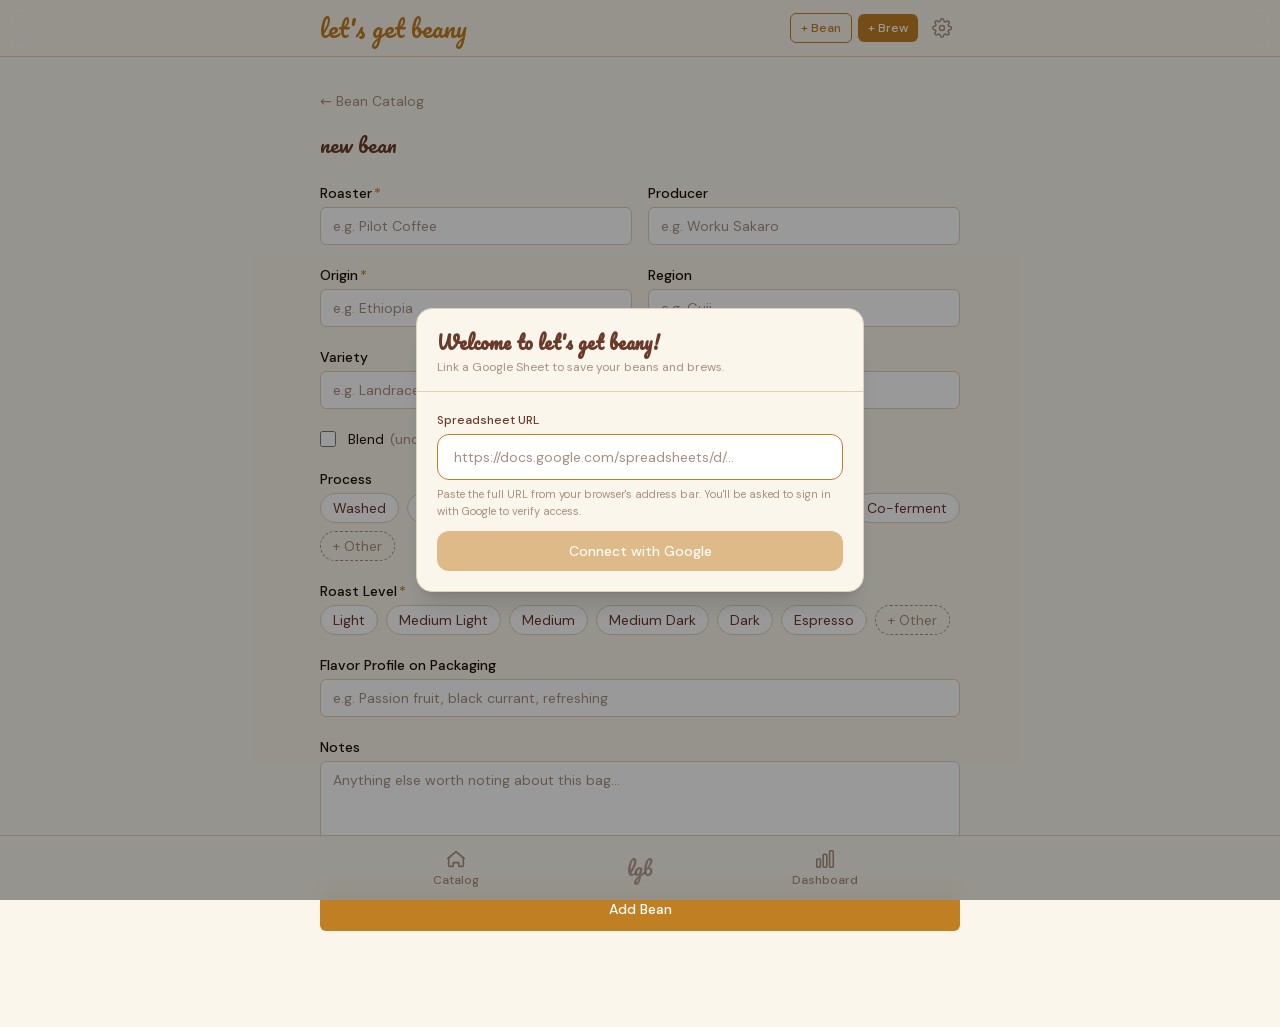
<file: beans/new/index.html>
<!DOCTYPE html><html lang="en" class="playfair_display_d5eda251-module__JGL7aG__variable dm_sans_78e3e10c-module__ZPtN2q__variable pacifico_c0c16d31-module__fb-O7W__variable h-full"><head><meta charSet="utf-8"/><meta name="viewport" content="width=device-width, initial-scale=1"/><link rel="preload" href="/_next/static/media/2a65768255d6b625-s.p.14by5b4al-y~f.woff2" as="font" crossorigin="" type="font/woff2"/><link rel="preload" href="/_next/static/media/5c285b27cdda1fe8-s.p.0yo6-5yoeeudq.woff2" as="font" crossorigin="" type="font/woff2"/><link rel="preload" href="/_next/static/media/a624dffa201843ff-s.p.0xr-_bh6gedpp.woff2" as="font" crossorigin="" type="font/woff2"/><link rel="stylesheet" href="/_next/static/chunks/0i3kw_h43_c4h.css" data-precedence="next"/><link rel="preload" as="script" fetchPriority="low" href="/_next/static/chunks/15etc5gx2elhs.js"/><script src="/_next/static/chunks/07uz2g0_38qia.js" async=""></script><script src="/_next/static/chunks/00nvzi6qb_-1r.js" async=""></script><script src="/_next/static/chunks/0tlb5_mn-zgq2.js" async=""></script><script src="/_next/static/chunks/turbopack-0a671.4o1_.cn.js" async=""></script><script src="/_next/static/chunks/0a-524y_9kuof.js" async=""></script><script src="/_next/static/chunks/0d3shmwh5_nmn.js" async=""></script><script src="/_next/static/chunks/0w41_ez5m3bu0.js" async=""></script><script src="/_next/static/chunks/05eg.4o6zwwyr.js" async=""></script><link rel="preload" href="https://accounts.google.com/gsi/client" as="script"/><meta name="next-size-adjust" content=""/><title>let&#x27;s get beany</title><meta name="description" content="A personal brew journal and bean catalog."/><link rel="icon" href="/favicon.svg"/><script src="/_next/static/chunks/03~yq9q893hmn.js" noModule=""></script></head><body class="min-h-full flex flex-col antialiased"><div hidden=""><!--$--><!--/$--></div><div class="min-h-screen flex flex-col"><header class="sticky top-0 z-10 border-b border-[#E0D0B8] bg-[#FAF6EC]/90 backdrop-blur-sm"><div class="max-w-2xl mx-auto px-4 h-14 flex items-center justify-between"><a class="font-[family-name:var(--font-pacifico)] text-2xl text-[#C17F24]" href="/">let&#x27;s get beany</a><div class="flex items-center gap-1.5"><a class="rounded-md border border-[#C17F24] px-2.5 py-1.5 text-xs font-medium text-[#C17F24] hover:bg-[#C17F24] hover:text-white transition-colors" href="/beans/new/">+ Bean</a><a class="rounded-md bg-[#C17F24] px-2.5 py-1.5 text-xs font-medium text-white hover:bg-[#a86d1e] transition-colors" href="/log/">+ Brew</a><button type="button" aria-label="Settings" class="p-2 text-[#A89080] hover:text-[#6B3A2A] transition-colors"><svg width="20" height="20" viewBox="0 0 20 20" fill="none" aria-hidden="true"><path d="M10 12.5a2.5 2.5 0 1 0 0-5 2.5 2.5 0 0 0 0 5Z" stroke="currentColor" stroke-width="1.5" stroke-linecap="round" stroke-linejoin="round"></path><path d="M16.2 12.5a1.4 1.4 0 0 0 .28 1.55l.05.05a1.7 1.7 0 1 1-2.4 2.4l-.05-.05a1.4 1.4 0 0 0-1.55-.28 1.4 1.4 0 0 0-.85 1.28V17.5a1.7 1.7 0 0 1-3.4 0v-.07a1.4 1.4 0 0 0-.92-1.28 1.4 1.4 0 0 0-1.55.28l-.05.05a1.7 1.7 0 1 1-2.4-2.4l.05-.05a1.4 1.4 0 0 0 .28-1.55 1.4 1.4 0 0 0-1.28-.85H2.5a1.7 1.7 0 0 1 0-3.4h.07a1.4 1.4 0 0 0 1.28-.92 1.4 1.4 0 0 0-.28-1.55l-.05-.05a1.7 1.7 0 1 1 2.4-2.4l.05.05a1.4 1.4 0 0 0 1.55.28h.07a1.4 1.4 0 0 0 .85-1.28V2.5a1.7 1.7 0 0 1 3.4 0v.07a1.4 1.4 0 0 0 .85 1.28 1.4 1.4 0 0 0 1.55-.28l.05-.05a1.7 1.7 0 1 1 2.4 2.4l-.05.05a1.4 1.4 0 0 0-.28 1.55v.07a1.4 1.4 0 0 0 1.28.85h.07a1.7 1.7 0 0 1 0 3.4h-.07a1.4 1.4 0 0 0-1.28.85Z" stroke="currentColor" stroke-width="1.5" stroke-linecap="round" stroke-linejoin="round"></path></svg></button></div></div></header><main class="flex-1 max-w-2xl mx-auto w-full px-4 py-8 pb-24"><div><a class="text-sm text-[#A89080] hover:text-[#1E0F07] mb-5 inline-block" href="/">← Bean Catalog</a><h2 class="font-[family-name:var(--font-pacifico)] text-xl text-[#6B3A2A] mb-6">new bean</h2><form class="flex flex-col gap-5"><div class="grid grid-cols-2 gap-4"><div class="flex flex-col gap-1 relative"><label for="roaster" class="text-sm font-medium text-[#1E0F07]">Roaster<span class="text-[#C17F24] ml-0.5">*</span></label><input id="roaster" type="text" placeholder="e.g. Pilot Coffee" autoComplete="off" class="w-full rounded-md border px-3 py-2 text-sm bg-white
          text-[#1E0F07] placeholder-[#A89080]
          focus:outline-none focus:ring-2 focus:ring-[#C17F24] focus:border-transparent
          border-[#E0D0B8]" value=""/></div><div class="flex flex-col gap-1 relative"><label for="producer" class="text-sm font-medium text-[#1E0F07]">Producer</label><input id="producer" type="text" placeholder="e.g. Worku Sakaro" autoComplete="off" class="w-full rounded-md border px-3 py-2 text-sm bg-white
          text-[#1E0F07] placeholder-[#A89080]
          focus:outline-none focus:ring-2 focus:ring-[#C17F24] focus:border-transparent
          border-[#E0D0B8]" value=""/></div></div><div class="grid grid-cols-2 gap-4"><div class="flex flex-col gap-1 relative"><label for="origin" class="text-sm font-medium text-[#1E0F07]">Origin<span class="text-[#C17F24] ml-0.5">*</span></label><input id="origin" type="text" placeholder="e.g. Ethiopia" autoComplete="off" class="w-full rounded-md border px-3 py-2 text-sm bg-white
          text-[#1E0F07] placeholder-[#A89080]
          focus:outline-none focus:ring-2 focus:ring-[#C17F24] focus:border-transparent
          border-[#E0D0B8]" value=""/></div><div class="flex flex-col gap-1 relative"><label for="region" class="text-sm font-medium text-[#1E0F07]">Region</label><input id="region" type="text" placeholder="e.g. Guji" autoComplete="off" class="w-full rounded-md border px-3 py-2 text-sm bg-white
          text-[#1E0F07] placeholder-[#A89080]
          focus:outline-none focus:ring-2 focus:ring-[#C17F24] focus:border-transparent
          border-[#E0D0B8]" value=""/></div></div><div class="grid grid-cols-2 gap-4"><div class="flex flex-col gap-1 relative"><label for="variety" class="text-sm font-medium text-[#1E0F07]">Variety</label><input id="variety" type="text" placeholder="e.g. Landrace" autoComplete="off" class="w-full rounded-md border px-3 py-2 text-sm bg-white
          text-[#1E0F07] placeholder-[#A89080]
          focus:outline-none focus:ring-2 focus:ring-[#C17F24] focus:border-transparent
          border-[#E0D0B8]" value=""/></div><div class="flex flex-col gap-1"><label for="altitude-(masl)" class="text-sm font-medium text-[#1E0F07]">Altitude (MASL)</label><input id="altitude-(masl)" placeholder="e.g. 1800–2200" class="w-full rounded-md border border-[#E0D0B8] bg-white px-3 py-2 text-sm
            text-[#1E0F07] placeholder-[#A89080]
            focus:outline-none focus:ring-2 focus:ring-[#C17F24] focus:border-transparent
            disabled:opacity-50 disabled:bg-[#FAF6EC]" value=""/></div></div><label class="flex items-center gap-3 cursor-pointer select-none"><input type="checkbox" class="w-4 h-4 rounded border-[#E0D0B8] accent-[#C17F24]"/><span class="text-sm text-[#1E0F07]">Blend<span class="ml-1.5 text-[#A89080] font-normal">(uncheck for single origin / single variety)</span></span></label><fieldset class="flex flex-col gap-2"><legend class="text-sm font-medium text-[#1E0F07] mb-1">Process</legend><div class="flex flex-wrap gap-2"><button type="button" class="rounded-full border px-3 py-1 text-sm transition-colors bg-white text-[#6B3A2A] border-[#E0D0B8] hover:border-[#C17F24]">Washed</button><button type="button" class="rounded-full border px-3 py-1 text-sm transition-colors bg-white text-[#6B3A2A] border-[#E0D0B8] hover:border-[#C17F24]">Natural</button><button type="button" class="rounded-full border px-3 py-1 text-sm transition-colors bg-white text-[#6B3A2A] border-[#E0D0B8] hover:border-[#C17F24]">Honey</button><button type="button" class="rounded-full border px-3 py-1 text-sm transition-colors bg-white text-[#6B3A2A] border-[#E0D0B8] hover:border-[#C17F24]">Thermal Shock</button><button type="button" class="rounded-full border px-3 py-1 text-sm transition-colors bg-white text-[#6B3A2A] border-[#E0D0B8] hover:border-[#C17F24]">N/A</button><button type="button" class="rounded-full border px-3 py-1 text-sm transition-colors bg-white text-[#6B3A2A] border-[#E0D0B8] hover:border-[#C17F24]">Anaerobic</button><button type="button" class="rounded-full border px-3 py-1 text-sm transition-colors bg-white text-[#6B3A2A] border-[#E0D0B8] hover:border-[#C17F24]">Co-ferment</button><button type="button" class="rounded-full border border-dashed border-[#A89080] px-3 py-1 text-sm text-[#A89080] hover:border-[#C17F24] hover:text-[#C17F24] transition-colors">+ Other</button></div></fieldset><fieldset class="flex flex-col gap-1"><legend class="text-sm font-medium text-[#1E0F07] mb-1">Roast Level<span class="text-[#C17F24] ml-0.5">*</span></legend><div class="flex flex-wrap gap-2"><button type="button" class="rounded-full border px-3 py-1 text-sm transition-colors
              bg-white text-[#6B3A2A] border-[#E0D0B8] hover:border-[#1E0F07]">Light</button><button type="button" class="rounded-full border px-3 py-1 text-sm transition-colors
              bg-white text-[#6B3A2A] border-[#E0D0B8] hover:border-[#1E0F07]">Medium Light</button><button type="button" class="rounded-full border px-3 py-1 text-sm transition-colors
              bg-white text-[#6B3A2A] border-[#E0D0B8] hover:border-[#1E0F07]">Medium</button><button type="button" class="rounded-full border px-3 py-1 text-sm transition-colors
              bg-white text-[#6B3A2A] border-[#E0D0B8] hover:border-[#1E0F07]">Medium Dark</button><button type="button" class="rounded-full border px-3 py-1 text-sm transition-colors
              bg-white text-[#6B3A2A] border-[#E0D0B8] hover:border-[#1E0F07]">Dark</button><button type="button" class="rounded-full border px-3 py-1 text-sm transition-colors
              bg-white text-[#6B3A2A] border-[#E0D0B8] hover:border-[#1E0F07]">Espresso</button><button type="button" class="rounded-full border border-dashed border-[#A89080] px-3 py-1 text-sm text-[#A89080] hover:border-[#C17F24] hover:text-[#C17F24] transition-colors">+ Other</button></div></fieldset><div class="flex flex-col gap-1"><label for="flavor-profile-on-packaging" class="text-sm font-medium text-[#1E0F07]">Flavor Profile on Packaging</label><input id="flavor-profile-on-packaging" placeholder="e.g. Passion fruit, black currant, refreshing" class="w-full rounded-md border border-[#E0D0B8] bg-white px-3 py-2 text-sm
            text-[#1E0F07] placeholder-[#A89080]
            focus:outline-none focus:ring-2 focus:ring-[#C17F24] focus:border-transparent
            disabled:opacity-50 disabled:bg-[#FAF6EC]" value=""/></div><div class="flex flex-col gap-1"><label for="notes" class="text-sm font-medium text-[#1E0F07]">Notes</label><textarea id="notes" rows="4" placeholder="Anything else worth noting about this bag…" class="w-full rounded-md border border-[#E0D0B8] bg-white px-3 py-2 text-sm
            text-[#1E0F07] placeholder-[#A89080] resize-y
            focus:outline-none focus:ring-2 focus:ring-[#C17F24] focus:border-transparent
            disabled:opacity-50 disabled:bg-[#FAF6EC]"></textarea></div><button type="submit" class="mt-2 w-full rounded-md bg-[#C17F24] px-4 py-3 text-sm font-medium text-white hover:bg-[#a86d1e] disabled:opacity-50 transition-colors">Add Bean</button></form></div><!--$--><!--/$--></main><nav class="fixed bottom-0 left-0 right-0 z-10 border-t border-[#E0D0B8] bg-[#FAF6EC]/95 backdrop-blur-sm"><div class="max-w-2xl mx-auto flex items-stretch"><a class="flex-1 flex flex-col items-center gap-0.5 py-3 text-xs font-medium transition-colors text-[#A89080] hover:text-[#6B3A2A]" href="/"><svg width="22" height="22" viewBox="0 0 24 24" fill="none" aria-hidden="true"><path d="M4 10.5V19a1 1 0 0 0 1 1h4v-4h6v4h4a1 1 0 0 0 1-1v-8.5" stroke="currentColor" stroke-width="1.75" stroke-linecap="round" stroke-linejoin="round"></path><path d="M3 11.5L12 4l9 7.5" stroke="currentColor" stroke-width="1.75" stroke-linecap="round" stroke-linejoin="round"></path></svg><span>Catalog</span></a><button type="button" aria-label="lgb logo" class="relative flex flex-col items-center justify-center px-5 py-2 focus:outline-none"><span class="font-[family-name:var(--font-pacifico)] text-xl leading-none" style="color:rgba(107,58,42,0.45)">lgb</span></button><a class="flex-1 flex flex-col items-center gap-0.5 py-3 text-xs font-medium transition-colors text-[#A89080] hover:text-[#6B3A2A]" href="/dashboard/"><svg width="22" height="22" viewBox="0 0 24 24" fill="none" aria-hidden="true"><rect x="3" y="12" width="4" height="9" rx="1" stroke="currentColor" stroke-width="1.75" stroke-linejoin="round"></rect><rect x="10" y="7" width="4" height="14" rx="1" stroke="currentColor" stroke-width="1.75" stroke-linejoin="round"></rect><rect x="17" y="3" width="4" height="18" rx="1" stroke="currentColor" stroke-width="1.75" stroke-linejoin="round"></rect></svg><span>Dashboard</span></a></div></nav></div><script src="/_next/static/chunks/15etc5gx2elhs.js" id="_R_" async=""></script><script>(self.__next_f=self.__next_f||[]).push([0])</script><script>self.__next_f.push([1,"1:\"$Sreact.fragment\"\n2:I[79520,[\"/_next/static/chunks/0a-524y_9kuof.js\",\"/_next/static/chunks/0d3shmwh5_nmn.js\"],\"\"]\n3:I[99765,[\"/_next/static/chunks/0a-524y_9kuof.js\",\"/_next/static/chunks/0d3shmwh5_nmn.js\"],\"default\"]\n4:I[39756,[\"/_next/static/chunks/0a-524y_9kuof.js\",\"/_next/static/chunks/0d3shmwh5_nmn.js\"],\"default\"]\n5:I[37457,[\"/_next/static/chunks/0a-524y_9kuof.js\",\"/_next/static/chunks/0d3shmwh5_nmn.js\"],\"default\"]\n6:I[47257,[\"/_next/static/chunks/0a-524y_9kuof.js\",\"/_next/static/chunks/0d3shmwh5_nmn.js\"],\"ClientPageRoot\"]\n7:I[16474,[\"/_next/static/chunks/0a-524y_9kuof.js\",\"/_next/static/chunks/0d3shmwh5_nmn.js\",\"/_next/static/chunks/0w41_ez5m3bu0.js\",\"/_next/static/chunks/05eg.4o6zwwyr.js\"],\"default\"]\na:I[97367,[\"/_next/static/chunks/0a-524y_9kuof.js\",\"/_next/static/chunks/0d3shmwh5_nmn.js\"],\"OutletBoundary\"]\nb:\"$Sreact.suspense\"\ne:I[97367,[\"/_next/static/chunks/0a-524y_9kuof.js\",\"/_next/static/chunks/0d3shmwh5_nmn.js\"],\"ViewportBoundary\"]\n10:I[97367,[\"/_next/static/chunks/0a-524y_9kuof.js\",\"/_next/static/chunks/0d3shmwh5_nmn.js\"],\"MetadataBoundary\"]\n12:I[68027,[\"/_next/static/chunks/0a-524y_9kuof.js\",\"/_next/static/chunks/0d3shmwh5_nmn.js\"],\"default\",1]\n:HL[\"/_next/static/chunks/0i3kw_h43_c4h.css\",\"style\"]\n:HL[\"/_next/static/media/2a65768255d6b625-s.p.14by5b4al-y~f.woff2\",\"font\",{\"crossOrigin\":\"\",\"type\":\"font/woff2\"}]\n:HL[\"/_next/static/media/5c285b27cdda1fe8-s.p.0yo6-5yoeeudq.woff2\",\"font\",{\"crossOrigin\":\"\",\"type\":\"font/woff2\"}]\n:HL[\"/_next/static/media/a624dffa201843ff-s.p.0xr-_bh6gedpp.woff2\",\"font\",{\"crossOrigin\":\"\",\"type\":\"font/woff2\"}]\n"])</script><script>self.__next_f.push([1,"0:{\"P\":null,\"c\":[\"\",\"beans\",\"new\",\"\"],\"q\":\"\",\"i\":false,\"f\":[[[\"\",{\"children\":[\"beans\",{\"children\":[\"new\",{\"children\":[\"__PAGE__\",{}]}]}]},\"$undefined\",\"$undefined\",16],[[\"$\",\"$1\",\"c\",{\"children\":[[[\"$\",\"link\",\"0\",{\"rel\":\"stylesheet\",\"href\":\"/_next/static/chunks/0i3kw_h43_c4h.css\",\"precedence\":\"next\",\"crossOrigin\":\"$undefined\",\"nonce\":\"$undefined\"}],[\"$\",\"script\",\"script-0\",{\"src\":\"/_next/static/chunks/0a-524y_9kuof.js\",\"async\":true,\"nonce\":\"$undefined\"}],[\"$\",\"script\",\"script-1\",{\"src\":\"/_next/static/chunks/0d3shmwh5_nmn.js\",\"async\":true,\"nonce\":\"$undefined\"}]],[\"$\",\"html\",null,{\"lang\":\"en\",\"className\":\"playfair_display_d5eda251-module__JGL7aG__variable dm_sans_78e3e10c-module__ZPtN2q__variable pacifico_c0c16d31-module__fb-O7W__variable h-full\",\"children\":[\"$\",\"body\",null,{\"className\":\"min-h-full flex flex-col antialiased\",\"children\":[[\"$\",\"$L2\",null,{\"src\":\"https://accounts.google.com/gsi/client\",\"strategy\":\"afterInteractive\"}],[\"$\",\"$L3\",null,{\"children\":[\"$\",\"$L4\",null,{\"parallelRouterKey\":\"children\",\"error\":\"$undefined\",\"errorStyles\":\"$undefined\",\"errorScripts\":\"$undefined\",\"template\":[\"$\",\"$L5\",null,{}],\"templateStyles\":\"$undefined\",\"templateScripts\":\"$undefined\",\"notFound\":[[[\"$\",\"title\",null,{\"children\":\"404: This page could not be found.\"}],[\"$\",\"div\",null,{\"style\":{\"fontFamily\":\"system-ui,\\\"Segoe UI\\\",Roboto,Helvetica,Arial,sans-serif,\\\"Apple Color Emoji\\\",\\\"Segoe UI Emoji\\\"\",\"height\":\"100vh\",\"textAlign\":\"center\",\"display\":\"flex\",\"flexDirection\":\"column\",\"alignItems\":\"center\",\"justifyContent\":\"center\"},\"children\":[\"$\",\"div\",null,{\"children\":[[\"$\",\"style\",null,{\"dangerouslySetInnerHTML\":{\"__html\":\"body{color:#000;background:#fff;margin:0}.next-error-h1{border-right:1px solid rgba(0,0,0,.3)}@media (prefers-color-scheme:dark){body{color:#fff;background:#000}.next-error-h1{border-right:1px solid rgba(255,255,255,.3)}}\"}}],[\"$\",\"h1\",null,{\"className\":\"next-error-h1\",\"style\":{\"display\":\"inline-block\",\"margin\":\"0 20px 0 0\",\"padding\":\"0 23px 0 0\",\"fontSize\":24,\"fontWeight\":500,\"verticalAlign\":\"top\",\"lineHeight\":\"49px\"},\"children\":404}],[\"$\",\"div\",null,{\"style\":{\"display\":\"inline-block\"},\"children\":[\"$\",\"h2\",null,{\"style\":{\"fontSize\":14,\"fontWeight\":400,\"lineHeight\":\"49px\",\"margin\":0},\"children\":\"This page could not be found.\"}]}]]}]}]],[]],\"forbidden\":\"$undefined\",\"unauthorized\":\"$undefined\"}]}]]}]}]]}],{\"children\":[[\"$\",\"$1\",\"c\",{\"children\":[null,[\"$\",\"$L4\",null,{\"parallelRouterKey\":\"children\",\"error\":\"$undefined\",\"errorStyles\":\"$undefined\",\"errorScripts\":\"$undefined\",\"template\":[\"$\",\"$L5\",null,{}],\"templateStyles\":\"$undefined\",\"templateScripts\":\"$undefined\",\"notFound\":\"$undefined\",\"forbidden\":\"$undefined\",\"unauthorized\":\"$undefined\"}]]}],{\"children\":[[\"$\",\"$1\",\"c\",{\"children\":[null,[\"$\",\"$L4\",null,{\"parallelRouterKey\":\"children\",\"error\":\"$undefined\",\"errorStyles\":\"$undefined\",\"errorScripts\":\"$undefined\",\"template\":[\"$\",\"$L5\",null,{}],\"templateStyles\":\"$undefined\",\"templateScripts\":\"$undefined\",\"notFound\":\"$undefined\",\"forbidden\":\"$undefined\",\"unauthorized\":\"$undefined\"}]]}],{\"children\":[[\"$\",\"$1\",\"c\",{\"children\":[[\"$\",\"$L6\",null,{\"Component\":\"$7\",\"serverProvidedParams\":{\"searchParams\":{},\"params\":{},\"promises\":[\"$@8\",\"$@9\"]}}],[[\"$\",\"script\",\"script-0\",{\"src\":\"/_next/static/chunks/0w41_ez5m3bu0.js\",\"async\":true,\"nonce\":\"$undefined\"}],[\"$\",\"script\",\"script-1\",{\"src\":\"/_next/static/chunks/05eg.4o6zwwyr.js\",\"async\":true,\"nonce\":\"$undefined\"}]],[\"$\",\"$La\",null,{\"children\":[\"$\",\"$b\",null,{\"name\":\"Next.MetadataOutlet\",\"children\":\"$@c\"}]}]]}],{},null,false,null]},null,false,\"$@d\"]},null,false,\"$@d\"]},null,false,null],[\"$\",\"$1\",\"h\",{\"children\":[null,[\"$\",\"$Le\",null,{\"children\":\"$Lf\"}],[\"$\",\"div\",null,{\"hidden\":true,\"children\":[\"$\",\"$L10\",null,{\"children\":[\"$\",\"$b\",null,{\"name\":\"Next.Metadata\",\"children\":\"$L11\"}]}]}],[\"$\",\"meta\",null,{\"name\":\"next-size-adjust\",\"content\":\"\"}]]}],false]],\"m\":\"$undefined\",\"G\":[\"$12\",[[\"$\",\"link\",\"0\",{\"rel\":\"stylesheet\",\"href\":\"/_next/static/chunks/0i3kw_h43_c4h.css\",\"precedence\":\"next\",\"crossOrigin\":\"$undefined\",\"nonce\":\"$undefined\"}]]],\"S\":true,\"h\":null,\"s\":\"$undefined\",\"l\":\"$undefined\",\"p\":\"$undefined\",\"d\":\"$undefined\",\"b\":\"dKp6gDmj2AOPeSuZryTxF\"}\n"])</script><script>self.__next_f.push([1,"13:[]\nd:\"$W13\"\n8:{}\n9:\"$0:f:0:1:1:children:1:children:1:children:0:props:children:0:props:serverProvidedParams:params\"\n"])</script><script>self.__next_f.push([1,"f:[[\"$\",\"meta\",\"0\",{\"charSet\":\"utf-8\"}],[\"$\",\"meta\",\"1\",{\"name\":\"viewport\",\"content\":\"width=device-width, initial-scale=1\"}]]\n"])</script><script>self.__next_f.push([1,"14:I[27201,[\"/_next/static/chunks/0a-524y_9kuof.js\",\"/_next/static/chunks/0d3shmwh5_nmn.js\"],\"IconMark\"]\nc:null\n11:[[\"$\",\"title\",\"0\",{\"children\":\"let's get beany\"}],[\"$\",\"meta\",\"1\",{\"name\":\"description\",\"content\":\"A personal brew journal and bean catalog.\"}],[\"$\",\"link\",\"2\",{\"rel\":\"icon\",\"href\":\"/favicon.svg\"}],[\"$\",\"$L14\",\"3\",{}]]\n"])</script></body></html>
</file>
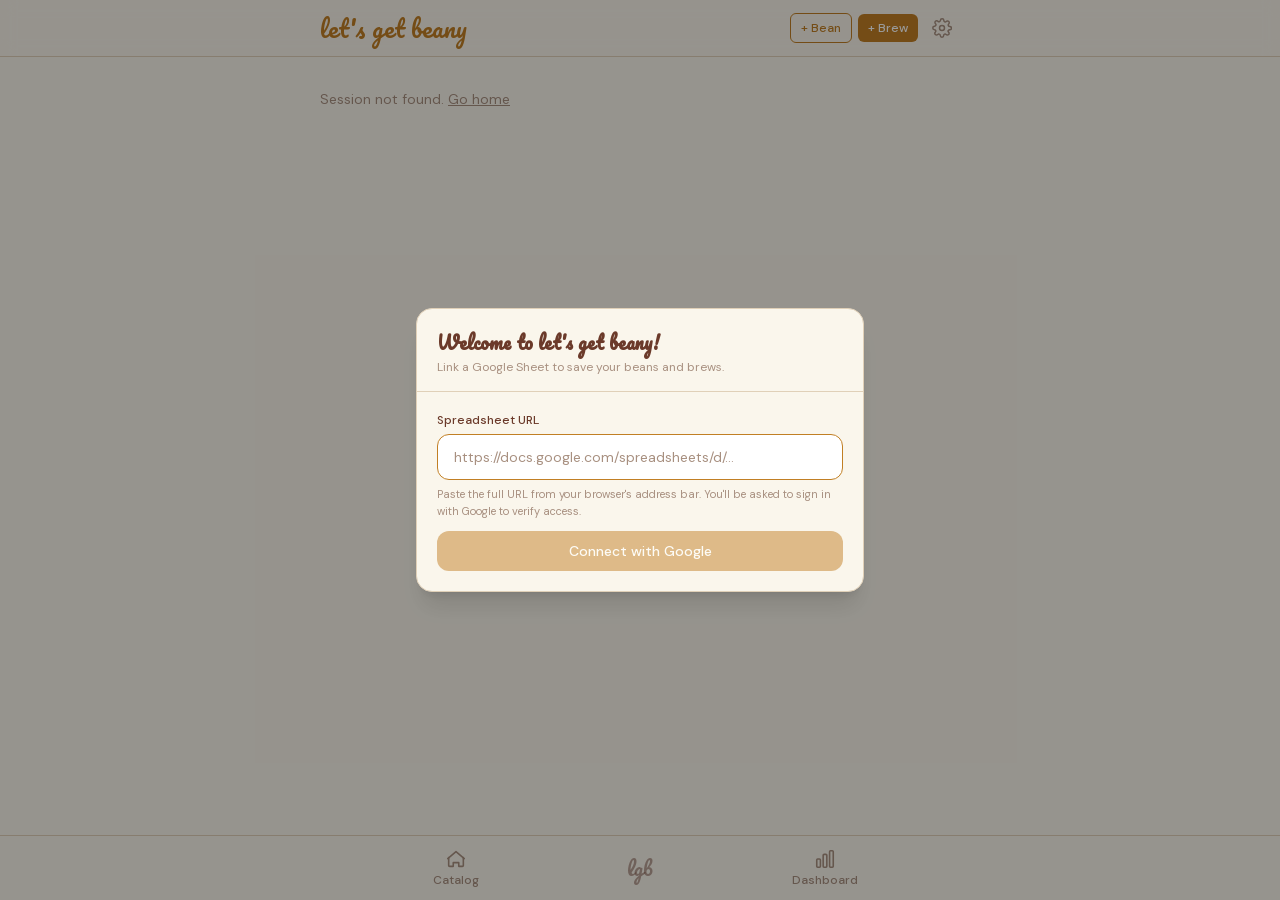
<file: log/detail/index.html>
<!DOCTYPE html><html lang="en" class="playfair_display_d5eda251-module__JGL7aG__variable dm_sans_78e3e10c-module__ZPtN2q__variable pacifico_c0c16d31-module__fb-O7W__variable h-full"><head><meta charSet="utf-8"/><meta name="viewport" content="width=device-width, initial-scale=1"/><link rel="preload" href="/_next/static/media/2a65768255d6b625-s.p.14by5b4al-y~f.woff2" as="font" crossorigin="" type="font/woff2"/><link rel="preload" href="/_next/static/media/5c285b27cdda1fe8-s.p.0yo6-5yoeeudq.woff2" as="font" crossorigin="" type="font/woff2"/><link rel="preload" href="/_next/static/media/a624dffa201843ff-s.p.0xr-_bh6gedpp.woff2" as="font" crossorigin="" type="font/woff2"/><link rel="stylesheet" href="/_next/static/chunks/0i3kw_h43_c4h.css" data-precedence="next"/><link rel="preload" as="script" fetchPriority="low" href="/_next/static/chunks/15etc5gx2elhs.js"/><script src="/_next/static/chunks/07uz2g0_38qia.js" async=""></script><script src="/_next/static/chunks/00nvzi6qb_-1r.js" async=""></script><script src="/_next/static/chunks/0tlb5_mn-zgq2.js" async=""></script><script src="/_next/static/chunks/turbopack-0a671.4o1_.cn.js" async=""></script><script src="/_next/static/chunks/0a-524y_9kuof.js" async=""></script><script src="/_next/static/chunks/0d3shmwh5_nmn.js" async=""></script><script src="/_next/static/chunks/15ng7ems-fxoq.js" async=""></script><link rel="preload" href="https://accounts.google.com/gsi/client" as="script"/><meta name="next-size-adjust" content=""/><title>let&#x27;s get beany</title><meta name="description" content="A personal brew journal and bean catalog."/><link rel="icon" href="/favicon.svg"/><script src="/_next/static/chunks/03~yq9q893hmn.js" noModule=""></script></head><body class="min-h-full flex flex-col antialiased"><div hidden=""><!--$--><!--/$--></div><div class="min-h-screen flex flex-col"><header class="sticky top-0 z-10 border-b border-[#E0D0B8] bg-[#FAF6EC]/90 backdrop-blur-sm"><div class="max-w-2xl mx-auto px-4 h-14 flex items-center justify-between"><a class="font-[family-name:var(--font-pacifico)] text-2xl text-[#C17F24]" href="/">let&#x27;s get beany</a><div class="flex items-center gap-1.5"><a class="rounded-md border border-[#C17F24] px-2.5 py-1.5 text-xs font-medium text-[#C17F24] hover:bg-[#C17F24] hover:text-white transition-colors" href="/beans/new/">+ Bean</a><a class="rounded-md bg-[#C17F24] px-2.5 py-1.5 text-xs font-medium text-white hover:bg-[#a86d1e] transition-colors" href="/log/">+ Brew</a><button type="button" aria-label="Settings" class="p-2 text-[#A89080] hover:text-[#6B3A2A] transition-colors"><svg width="20" height="20" viewBox="0 0 20 20" fill="none" aria-hidden="true"><path d="M10 12.5a2.5 2.5 0 1 0 0-5 2.5 2.5 0 0 0 0 5Z" stroke="currentColor" stroke-width="1.5" stroke-linecap="round" stroke-linejoin="round"></path><path d="M16.2 12.5a1.4 1.4 0 0 0 .28 1.55l.05.05a1.7 1.7 0 1 1-2.4 2.4l-.05-.05a1.4 1.4 0 0 0-1.55-.28 1.4 1.4 0 0 0-.85 1.28V17.5a1.7 1.7 0 0 1-3.4 0v-.07a1.4 1.4 0 0 0-.92-1.28 1.4 1.4 0 0 0-1.55.28l-.05.05a1.7 1.7 0 1 1-2.4-2.4l.05-.05a1.4 1.4 0 0 0 .28-1.55 1.4 1.4 0 0 0-1.28-.85H2.5a1.7 1.7 0 0 1 0-3.4h.07a1.4 1.4 0 0 0 1.28-.92 1.4 1.4 0 0 0-.28-1.55l-.05-.05a1.7 1.7 0 1 1 2.4-2.4l.05.05a1.4 1.4 0 0 0 1.55.28h.07a1.4 1.4 0 0 0 .85-1.28V2.5a1.7 1.7 0 0 1 3.4 0v.07a1.4 1.4 0 0 0 .85 1.28 1.4 1.4 0 0 0 1.55-.28l.05-.05a1.7 1.7 0 1 1 2.4 2.4l-.05.05a1.4 1.4 0 0 0-.28 1.55v.07a1.4 1.4 0 0 0 1.28.85h.07a1.7 1.7 0 0 1 0 3.4h-.07a1.4 1.4 0 0 0-1.28.85Z" stroke="currentColor" stroke-width="1.5" stroke-linecap="round" stroke-linejoin="round"></path></svg></button></div></div></header><main class="flex-1 max-w-2xl mx-auto w-full px-4 py-8 pb-24"><!--$!--><template data-dgst="BAILOUT_TO_CLIENT_SIDE_RENDERING"></template><!--/$--><!--$--><!--/$--></main><nav class="fixed bottom-0 left-0 right-0 z-10 border-t border-[#E0D0B8] bg-[#FAF6EC]/95 backdrop-blur-sm"><div class="max-w-2xl mx-auto flex items-stretch"><a class="flex-1 flex flex-col items-center gap-0.5 py-3 text-xs font-medium transition-colors text-[#A89080] hover:text-[#6B3A2A]" href="/"><svg width="22" height="22" viewBox="0 0 24 24" fill="none" aria-hidden="true"><path d="M4 10.5V19a1 1 0 0 0 1 1h4v-4h6v4h4a1 1 0 0 0 1-1v-8.5" stroke="currentColor" stroke-width="1.75" stroke-linecap="round" stroke-linejoin="round"></path><path d="M3 11.5L12 4l9 7.5" stroke="currentColor" stroke-width="1.75" stroke-linecap="round" stroke-linejoin="round"></path></svg><span>Catalog</span></a><button type="button" aria-label="lgb logo" class="relative flex flex-col items-center justify-center px-5 py-2 focus:outline-none"><span class="font-[family-name:var(--font-pacifico)] text-xl leading-none" style="color:rgba(107,58,42,0.45)">lgb</span></button><a class="flex-1 flex flex-col items-center gap-0.5 py-3 text-xs font-medium transition-colors text-[#A89080] hover:text-[#6B3A2A]" href="/dashboard/"><svg width="22" height="22" viewBox="0 0 24 24" fill="none" aria-hidden="true"><rect x="3" y="12" width="4" height="9" rx="1" stroke="currentColor" stroke-width="1.75" stroke-linejoin="round"></rect><rect x="10" y="7" width="4" height="14" rx="1" stroke="currentColor" stroke-width="1.75" stroke-linejoin="round"></rect><rect x="17" y="3" width="4" height="18" rx="1" stroke="currentColor" stroke-width="1.75" stroke-linejoin="round"></rect></svg><span>Dashboard</span></a></div></nav></div><script src="/_next/static/chunks/15etc5gx2elhs.js" id="_R_" async=""></script><script>(self.__next_f=self.__next_f||[]).push([0])</script><script>self.__next_f.push([1,"1:\"$Sreact.fragment\"\n2:I[79520,[\"/_next/static/chunks/0a-524y_9kuof.js\",\"/_next/static/chunks/0d3shmwh5_nmn.js\"],\"\"]\n3:I[99765,[\"/_next/static/chunks/0a-524y_9kuof.js\",\"/_next/static/chunks/0d3shmwh5_nmn.js\"],\"default\"]\n4:I[39756,[\"/_next/static/chunks/0a-524y_9kuof.js\",\"/_next/static/chunks/0d3shmwh5_nmn.js\"],\"default\"]\n5:I[37457,[\"/_next/static/chunks/0a-524y_9kuof.js\",\"/_next/static/chunks/0d3shmwh5_nmn.js\"],\"default\"]\n6:I[47257,[\"/_next/static/chunks/0a-524y_9kuof.js\",\"/_next/static/chunks/0d3shmwh5_nmn.js\"],\"ClientPageRoot\"]\n7:I[39196,[\"/_next/static/chunks/0a-524y_9kuof.js\",\"/_next/static/chunks/0d3shmwh5_nmn.js\",\"/_next/static/chunks/15ng7ems-fxoq.js\"],\"default\"]\na:I[97367,[\"/_next/static/chunks/0a-524y_9kuof.js\",\"/_next/static/chunks/0d3shmwh5_nmn.js\"],\"OutletBoundary\"]\nb:\"$Sreact.suspense\"\ne:I[97367,[\"/_next/static/chunks/0a-524y_9kuof.js\",\"/_next/static/chunks/0d3shmwh5_nmn.js\"],\"ViewportBoundary\"]\n10:I[97367,[\"/_next/static/chunks/0a-524y_9kuof.js\",\"/_next/static/chunks/0d3shmwh5_nmn.js\"],\"MetadataBoundary\"]\n12:I[68027,[\"/_next/static/chunks/0a-524y_9kuof.js\",\"/_next/static/chunks/0d3shmwh5_nmn.js\"],\"default\",1]\n:HL[\"/_next/static/chunks/0i3kw_h43_c4h.css\",\"style\"]\n:HL[\"/_next/static/media/2a65768255d6b625-s.p.14by5b4al-y~f.woff2\",\"font\",{\"crossOrigin\":\"\",\"type\":\"font/woff2\"}]\n:HL[\"/_next/static/media/5c285b27cdda1fe8-s.p.0yo6-5yoeeudq.woff2\",\"font\",{\"crossOrigin\":\"\",\"type\":\"font/woff2\"}]\n:HL[\"/_next/static/media/a624dffa201843ff-s.p.0xr-_bh6gedpp.woff2\",\"font\",{\"crossOrigin\":\"\",\"type\":\"font/woff2\"}]\n"])</script><script>self.__next_f.push([1,"0:{\"P\":null,\"c\":[\"\",\"log\",\"detail\",\"\"],\"q\":\"\",\"i\":false,\"f\":[[[\"\",{\"children\":[\"log\",{\"children\":[\"detail\",{\"children\":[\"__PAGE__\",{}]}]}]},\"$undefined\",\"$undefined\",16],[[\"$\",\"$1\",\"c\",{\"children\":[[[\"$\",\"link\",\"0\",{\"rel\":\"stylesheet\",\"href\":\"/_next/static/chunks/0i3kw_h43_c4h.css\",\"precedence\":\"next\",\"crossOrigin\":\"$undefined\",\"nonce\":\"$undefined\"}],[\"$\",\"script\",\"script-0\",{\"src\":\"/_next/static/chunks/0a-524y_9kuof.js\",\"async\":true,\"nonce\":\"$undefined\"}],[\"$\",\"script\",\"script-1\",{\"src\":\"/_next/static/chunks/0d3shmwh5_nmn.js\",\"async\":true,\"nonce\":\"$undefined\"}]],[\"$\",\"html\",null,{\"lang\":\"en\",\"className\":\"playfair_display_d5eda251-module__JGL7aG__variable dm_sans_78e3e10c-module__ZPtN2q__variable pacifico_c0c16d31-module__fb-O7W__variable h-full\",\"children\":[\"$\",\"body\",null,{\"className\":\"min-h-full flex flex-col antialiased\",\"children\":[[\"$\",\"$L2\",null,{\"src\":\"https://accounts.google.com/gsi/client\",\"strategy\":\"afterInteractive\"}],[\"$\",\"$L3\",null,{\"children\":[\"$\",\"$L4\",null,{\"parallelRouterKey\":\"children\",\"error\":\"$undefined\",\"errorStyles\":\"$undefined\",\"errorScripts\":\"$undefined\",\"template\":[\"$\",\"$L5\",null,{}],\"templateStyles\":\"$undefined\",\"templateScripts\":\"$undefined\",\"notFound\":[[[\"$\",\"title\",null,{\"children\":\"404: This page could not be found.\"}],[\"$\",\"div\",null,{\"style\":{\"fontFamily\":\"system-ui,\\\"Segoe UI\\\",Roboto,Helvetica,Arial,sans-serif,\\\"Apple Color Emoji\\\",\\\"Segoe UI Emoji\\\"\",\"height\":\"100vh\",\"textAlign\":\"center\",\"display\":\"flex\",\"flexDirection\":\"column\",\"alignItems\":\"center\",\"justifyContent\":\"center\"},\"children\":[\"$\",\"div\",null,{\"children\":[[\"$\",\"style\",null,{\"dangerouslySetInnerHTML\":{\"__html\":\"body{color:#000;background:#fff;margin:0}.next-error-h1{border-right:1px solid rgba(0,0,0,.3)}@media (prefers-color-scheme:dark){body{color:#fff;background:#000}.next-error-h1{border-right:1px solid rgba(255,255,255,.3)}}\"}}],[\"$\",\"h1\",null,{\"className\":\"next-error-h1\",\"style\":{\"display\":\"inline-block\",\"margin\":\"0 20px 0 0\",\"padding\":\"0 23px 0 0\",\"fontSize\":24,\"fontWeight\":500,\"verticalAlign\":\"top\",\"lineHeight\":\"49px\"},\"children\":404}],[\"$\",\"div\",null,{\"style\":{\"display\":\"inline-block\"},\"children\":[\"$\",\"h2\",null,{\"style\":{\"fontSize\":14,\"fontWeight\":400,\"lineHeight\":\"49px\",\"margin\":0},\"children\":\"This page could not be found.\"}]}]]}]}]],[]],\"forbidden\":\"$undefined\",\"unauthorized\":\"$undefined\"}]}]]}]}]]}],{\"children\":[[\"$\",\"$1\",\"c\",{\"children\":[null,[\"$\",\"$L4\",null,{\"parallelRouterKey\":\"children\",\"error\":\"$undefined\",\"errorStyles\":\"$undefined\",\"errorScripts\":\"$undefined\",\"template\":[\"$\",\"$L5\",null,{}],\"templateStyles\":\"$undefined\",\"templateScripts\":\"$undefined\",\"notFound\":\"$undefined\",\"forbidden\":\"$undefined\",\"unauthorized\":\"$undefined\"}]]}],{\"children\":[[\"$\",\"$1\",\"c\",{\"children\":[null,[\"$\",\"$L4\",null,{\"parallelRouterKey\":\"children\",\"error\":\"$undefined\",\"errorStyles\":\"$undefined\",\"errorScripts\":\"$undefined\",\"template\":[\"$\",\"$L5\",null,{}],\"templateStyles\":\"$undefined\",\"templateScripts\":\"$undefined\",\"notFound\":\"$undefined\",\"forbidden\":\"$undefined\",\"unauthorized\":\"$undefined\"}]]}],{\"children\":[[\"$\",\"$1\",\"c\",{\"children\":[[\"$\",\"$L6\",null,{\"Component\":\"$7\",\"serverProvidedParams\":{\"searchParams\":{},\"params\":{},\"promises\":[\"$@8\",\"$@9\"]}}],[[\"$\",\"script\",\"script-0\",{\"src\":\"/_next/static/chunks/15ng7ems-fxoq.js\",\"async\":true,\"nonce\":\"$undefined\"}]],[\"$\",\"$La\",null,{\"children\":[\"$\",\"$b\",null,{\"name\":\"Next.MetadataOutlet\",\"children\":\"$@c\"}]}]]}],{},null,false,null]},null,false,\"$@d\"]},null,false,\"$@d\"]},null,false,null],[\"$\",\"$1\",\"h\",{\"children\":[null,[\"$\",\"$Le\",null,{\"children\":\"$Lf\"}],[\"$\",\"div\",null,{\"hidden\":true,\"children\":[\"$\",\"$L10\",null,{\"children\":[\"$\",\"$b\",null,{\"name\":\"Next.Metadata\",\"children\":\"$L11\"}]}]}],[\"$\",\"meta\",null,{\"name\":\"next-size-adjust\",\"content\":\"\"}]]}],false]],\"m\":\"$undefined\",\"G\":[\"$12\",[[\"$\",\"link\",\"0\",{\"rel\":\"stylesheet\",\"href\":\"/_next/static/chunks/0i3kw_h43_c4h.css\",\"precedence\":\"next\",\"crossOrigin\":\"$undefined\",\"nonce\":\"$undefined\"}]]],\"S\":true,\"h\":null,\"s\":\"$undefined\",\"l\":\"$undefined\",\"p\":\"$undefined\",\"d\":\"$undefined\",\"b\":\"dKp6gDmj2AOPeSuZryTxF\"}\n"])</script><script>self.__next_f.push([1,"13:[]\nd:\"$W13\"\n8:{}\n9:\"$0:f:0:1:1:children:1:children:1:children:0:props:children:0:props:serverProvidedParams:params\"\n"])</script><script>self.__next_f.push([1,"f:[[\"$\",\"meta\",\"0\",{\"charSet\":\"utf-8\"}],[\"$\",\"meta\",\"1\",{\"name\":\"viewport\",\"content\":\"width=device-width, initial-scale=1\"}]]\n"])</script><script>self.__next_f.push([1,"14:I[27201,[\"/_next/static/chunks/0a-524y_9kuof.js\",\"/_next/static/chunks/0d3shmwh5_nmn.js\"],\"IconMark\"]\nc:null\n11:[[\"$\",\"title\",\"0\",{\"children\":\"let's get beany\"}],[\"$\",\"meta\",\"1\",{\"name\":\"description\",\"content\":\"A personal brew journal and bean catalog.\"}],[\"$\",\"link\",\"2\",{\"rel\":\"icon\",\"href\":\"/favicon.svg\"}],[\"$\",\"$L14\",\"3\",{}]]\n"])</script></body></html>
</file>
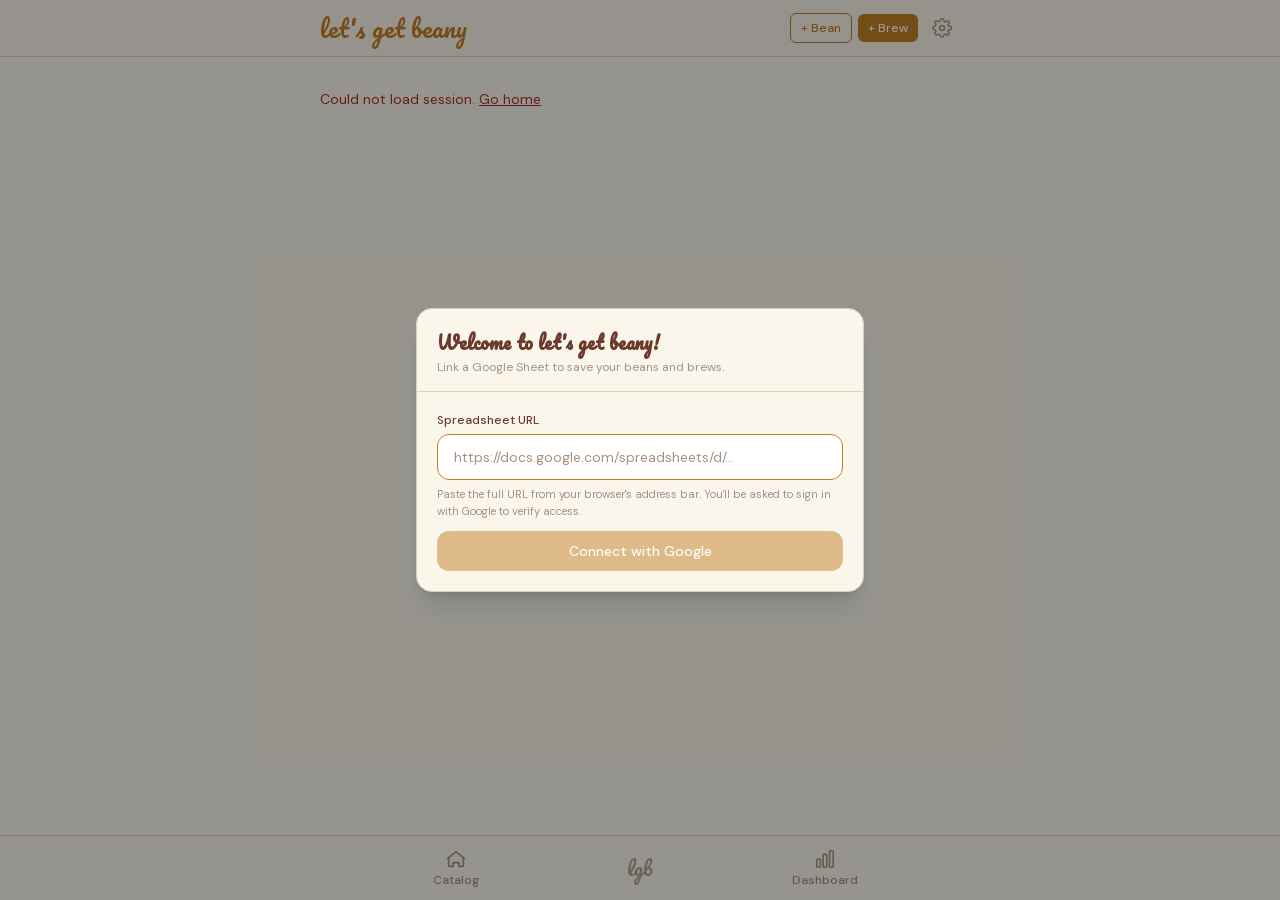
<file: log/edit/index.html>
<!DOCTYPE html><html lang="en" class="playfair_display_d5eda251-module__JGL7aG__variable dm_sans_78e3e10c-module__ZPtN2q__variable pacifico_c0c16d31-module__fb-O7W__variable h-full"><head><meta charSet="utf-8"/><meta name="viewport" content="width=device-width, initial-scale=1"/><link rel="preload" href="/_next/static/media/2a65768255d6b625-s.p.14by5b4al-y~f.woff2" as="font" crossorigin="" type="font/woff2"/><link rel="preload" href="/_next/static/media/5c285b27cdda1fe8-s.p.0yo6-5yoeeudq.woff2" as="font" crossorigin="" type="font/woff2"/><link rel="preload" href="/_next/static/media/a624dffa201843ff-s.p.0xr-_bh6gedpp.woff2" as="font" crossorigin="" type="font/woff2"/><link rel="stylesheet" href="/_next/static/chunks/0i3kw_h43_c4h.css" data-precedence="next"/><link rel="preload" as="script" fetchPriority="low" href="/_next/static/chunks/15etc5gx2elhs.js"/><script src="/_next/static/chunks/07uz2g0_38qia.js" async=""></script><script src="/_next/static/chunks/00nvzi6qb_-1r.js" async=""></script><script src="/_next/static/chunks/0tlb5_mn-zgq2.js" async=""></script><script src="/_next/static/chunks/turbopack-0a671.4o1_.cn.js" async=""></script><script src="/_next/static/chunks/0a-524y_9kuof.js" async=""></script><script src="/_next/static/chunks/0d3shmwh5_nmn.js" async=""></script><script src="/_next/static/chunks/0pw9kxjwb9kvf.js" async=""></script><link rel="preload" href="https://accounts.google.com/gsi/client" as="script"/><meta name="next-size-adjust" content=""/><title>let&#x27;s get beany</title><meta name="description" content="A personal brew journal and bean catalog."/><link rel="icon" href="/favicon.svg"/><script src="/_next/static/chunks/03~yq9q893hmn.js" noModule=""></script></head><body class="min-h-full flex flex-col antialiased"><div hidden=""><!--$--><!--/$--></div><div class="min-h-screen flex flex-col"><header class="sticky top-0 z-10 border-b border-[#E0D0B8] bg-[#FAF6EC]/90 backdrop-blur-sm"><div class="max-w-2xl mx-auto px-4 h-14 flex items-center justify-between"><a class="font-[family-name:var(--font-pacifico)] text-2xl text-[#C17F24]" href="/">let&#x27;s get beany</a><div class="flex items-center gap-1.5"><a class="rounded-md border border-[#C17F24] px-2.5 py-1.5 text-xs font-medium text-[#C17F24] hover:bg-[#C17F24] hover:text-white transition-colors" href="/beans/new/">+ Bean</a><a class="rounded-md bg-[#C17F24] px-2.5 py-1.5 text-xs font-medium text-white hover:bg-[#a86d1e] transition-colors" href="/log/">+ Brew</a><button type="button" aria-label="Settings" class="p-2 text-[#A89080] hover:text-[#6B3A2A] transition-colors"><svg width="20" height="20" viewBox="0 0 20 20" fill="none" aria-hidden="true"><path d="M10 12.5a2.5 2.5 0 1 0 0-5 2.5 2.5 0 0 0 0 5Z" stroke="currentColor" stroke-width="1.5" stroke-linecap="round" stroke-linejoin="round"></path><path d="M16.2 12.5a1.4 1.4 0 0 0 .28 1.55l.05.05a1.7 1.7 0 1 1-2.4 2.4l-.05-.05a1.4 1.4 0 0 0-1.55-.28 1.4 1.4 0 0 0-.85 1.28V17.5a1.7 1.7 0 0 1-3.4 0v-.07a1.4 1.4 0 0 0-.92-1.28 1.4 1.4 0 0 0-1.55.28l-.05.05a1.7 1.7 0 1 1-2.4-2.4l.05-.05a1.4 1.4 0 0 0 .28-1.55 1.4 1.4 0 0 0-1.28-.85H2.5a1.7 1.7 0 0 1 0-3.4h.07a1.4 1.4 0 0 0 1.28-.92 1.4 1.4 0 0 0-.28-1.55l-.05-.05a1.7 1.7 0 1 1 2.4-2.4l.05.05a1.4 1.4 0 0 0 1.55.28h.07a1.4 1.4 0 0 0 .85-1.28V2.5a1.7 1.7 0 0 1 3.4 0v.07a1.4 1.4 0 0 0 .85 1.28 1.4 1.4 0 0 0 1.55-.28l.05-.05a1.7 1.7 0 1 1 2.4 2.4l-.05.05a1.4 1.4 0 0 0-.28 1.55v.07a1.4 1.4 0 0 0 1.28.85h.07a1.7 1.7 0 0 1 0 3.4h-.07a1.4 1.4 0 0 0-1.28.85Z" stroke="currentColor" stroke-width="1.5" stroke-linecap="round" stroke-linejoin="round"></path></svg></button></div></div></header><main class="flex-1 max-w-2xl mx-auto w-full px-4 py-8 pb-24"><!--$!--><template data-dgst="BAILOUT_TO_CLIENT_SIDE_RENDERING"></template><!--/$--><!--$--><!--/$--></main><nav class="fixed bottom-0 left-0 right-0 z-10 border-t border-[#E0D0B8] bg-[#FAF6EC]/95 backdrop-blur-sm"><div class="max-w-2xl mx-auto flex items-stretch"><a class="flex-1 flex flex-col items-center gap-0.5 py-3 text-xs font-medium transition-colors text-[#A89080] hover:text-[#6B3A2A]" href="/"><svg width="22" height="22" viewBox="0 0 24 24" fill="none" aria-hidden="true"><path d="M4 10.5V19a1 1 0 0 0 1 1h4v-4h6v4h4a1 1 0 0 0 1-1v-8.5" stroke="currentColor" stroke-width="1.75" stroke-linecap="round" stroke-linejoin="round"></path><path d="M3 11.5L12 4l9 7.5" stroke="currentColor" stroke-width="1.75" stroke-linecap="round" stroke-linejoin="round"></path></svg><span>Catalog</span></a><button type="button" aria-label="lgb logo" class="relative flex flex-col items-center justify-center px-5 py-2 focus:outline-none"><span class="font-[family-name:var(--font-pacifico)] text-xl leading-none" style="color:rgba(107,58,42,0.45)">lgb</span></button><a class="flex-1 flex flex-col items-center gap-0.5 py-3 text-xs font-medium transition-colors text-[#A89080] hover:text-[#6B3A2A]" href="/dashboard/"><svg width="22" height="22" viewBox="0 0 24 24" fill="none" aria-hidden="true"><rect x="3" y="12" width="4" height="9" rx="1" stroke="currentColor" stroke-width="1.75" stroke-linejoin="round"></rect><rect x="10" y="7" width="4" height="14" rx="1" stroke="currentColor" stroke-width="1.75" stroke-linejoin="round"></rect><rect x="17" y="3" width="4" height="18" rx="1" stroke="currentColor" stroke-width="1.75" stroke-linejoin="round"></rect></svg><span>Dashboard</span></a></div></nav></div><script src="/_next/static/chunks/15etc5gx2elhs.js" id="_R_" async=""></script><script>(self.__next_f=self.__next_f||[]).push([0])</script><script>self.__next_f.push([1,"1:\"$Sreact.fragment\"\n2:I[79520,[\"/_next/static/chunks/0a-524y_9kuof.js\",\"/_next/static/chunks/0d3shmwh5_nmn.js\"],\"\"]\n3:I[99765,[\"/_next/static/chunks/0a-524y_9kuof.js\",\"/_next/static/chunks/0d3shmwh5_nmn.js\"],\"default\"]\n4:I[39756,[\"/_next/static/chunks/0a-524y_9kuof.js\",\"/_next/static/chunks/0d3shmwh5_nmn.js\"],\"default\"]\n5:I[37457,[\"/_next/static/chunks/0a-524y_9kuof.js\",\"/_next/static/chunks/0d3shmwh5_nmn.js\"],\"default\"]\n6:I[47257,[\"/_next/static/chunks/0a-524y_9kuof.js\",\"/_next/static/chunks/0d3shmwh5_nmn.js\"],\"ClientPageRoot\"]\n7:I[27499,[\"/_next/static/chunks/0a-524y_9kuof.js\",\"/_next/static/chunks/0d3shmwh5_nmn.js\",\"/_next/static/chunks/0pw9kxjwb9kvf.js\"],\"default\"]\na:I[97367,[\"/_next/static/chunks/0a-524y_9kuof.js\",\"/_next/static/chunks/0d3shmwh5_nmn.js\"],\"OutletBoundary\"]\nb:\"$Sreact.suspense\"\ne:I[97367,[\"/_next/static/chunks/0a-524y_9kuof.js\",\"/_next/static/chunks/0d3shmwh5_nmn.js\"],\"ViewportBoundary\"]\n10:I[97367,[\"/_next/static/chunks/0a-524y_9kuof.js\",\"/_next/static/chunks/0d3shmwh5_nmn.js\"],\"MetadataBoundary\"]\n12:I[68027,[\"/_next/static/chunks/0a-524y_9kuof.js\",\"/_next/static/chunks/0d3shmwh5_nmn.js\"],\"default\",1]\n:HL[\"/_next/static/chunks/0i3kw_h43_c4h.css\",\"style\"]\n:HL[\"/_next/static/media/2a65768255d6b625-s.p.14by5b4al-y~f.woff2\",\"font\",{\"crossOrigin\":\"\",\"type\":\"font/woff2\"}]\n:HL[\"/_next/static/media/5c285b27cdda1fe8-s.p.0yo6-5yoeeudq.woff2\",\"font\",{\"crossOrigin\":\"\",\"type\":\"font/woff2\"}]\n:HL[\"/_next/static/media/a624dffa201843ff-s.p.0xr-_bh6gedpp.woff2\",\"font\",{\"crossOrigin\":\"\",\"type\":\"font/woff2\"}]\n"])</script><script>self.__next_f.push([1,"0:{\"P\":null,\"c\":[\"\",\"log\",\"edit\",\"\"],\"q\":\"\",\"i\":false,\"f\":[[[\"\",{\"children\":[\"log\",{\"children\":[\"edit\",{\"children\":[\"__PAGE__\",{}]}]}]},\"$undefined\",\"$undefined\",16],[[\"$\",\"$1\",\"c\",{\"children\":[[[\"$\",\"link\",\"0\",{\"rel\":\"stylesheet\",\"href\":\"/_next/static/chunks/0i3kw_h43_c4h.css\",\"precedence\":\"next\",\"crossOrigin\":\"$undefined\",\"nonce\":\"$undefined\"}],[\"$\",\"script\",\"script-0\",{\"src\":\"/_next/static/chunks/0a-524y_9kuof.js\",\"async\":true,\"nonce\":\"$undefined\"}],[\"$\",\"script\",\"script-1\",{\"src\":\"/_next/static/chunks/0d3shmwh5_nmn.js\",\"async\":true,\"nonce\":\"$undefined\"}]],[\"$\",\"html\",null,{\"lang\":\"en\",\"className\":\"playfair_display_d5eda251-module__JGL7aG__variable dm_sans_78e3e10c-module__ZPtN2q__variable pacifico_c0c16d31-module__fb-O7W__variable h-full\",\"children\":[\"$\",\"body\",null,{\"className\":\"min-h-full flex flex-col antialiased\",\"children\":[[\"$\",\"$L2\",null,{\"src\":\"https://accounts.google.com/gsi/client\",\"strategy\":\"afterInteractive\"}],[\"$\",\"$L3\",null,{\"children\":[\"$\",\"$L4\",null,{\"parallelRouterKey\":\"children\",\"error\":\"$undefined\",\"errorStyles\":\"$undefined\",\"errorScripts\":\"$undefined\",\"template\":[\"$\",\"$L5\",null,{}],\"templateStyles\":\"$undefined\",\"templateScripts\":\"$undefined\",\"notFound\":[[[\"$\",\"title\",null,{\"children\":\"404: This page could not be found.\"}],[\"$\",\"div\",null,{\"style\":{\"fontFamily\":\"system-ui,\\\"Segoe UI\\\",Roboto,Helvetica,Arial,sans-serif,\\\"Apple Color Emoji\\\",\\\"Segoe UI Emoji\\\"\",\"height\":\"100vh\",\"textAlign\":\"center\",\"display\":\"flex\",\"flexDirection\":\"column\",\"alignItems\":\"center\",\"justifyContent\":\"center\"},\"children\":[\"$\",\"div\",null,{\"children\":[[\"$\",\"style\",null,{\"dangerouslySetInnerHTML\":{\"__html\":\"body{color:#000;background:#fff;margin:0}.next-error-h1{border-right:1px solid rgba(0,0,0,.3)}@media (prefers-color-scheme:dark){body{color:#fff;background:#000}.next-error-h1{border-right:1px solid rgba(255,255,255,.3)}}\"}}],[\"$\",\"h1\",null,{\"className\":\"next-error-h1\",\"style\":{\"display\":\"inline-block\",\"margin\":\"0 20px 0 0\",\"padding\":\"0 23px 0 0\",\"fontSize\":24,\"fontWeight\":500,\"verticalAlign\":\"top\",\"lineHeight\":\"49px\"},\"children\":404}],[\"$\",\"div\",null,{\"style\":{\"display\":\"inline-block\"},\"children\":[\"$\",\"h2\",null,{\"style\":{\"fontSize\":14,\"fontWeight\":400,\"lineHeight\":\"49px\",\"margin\":0},\"children\":\"This page could not be found.\"}]}]]}]}]],[]],\"forbidden\":\"$undefined\",\"unauthorized\":\"$undefined\"}]}]]}]}]]}],{\"children\":[[\"$\",\"$1\",\"c\",{\"children\":[null,[\"$\",\"$L4\",null,{\"parallelRouterKey\":\"children\",\"error\":\"$undefined\",\"errorStyles\":\"$undefined\",\"errorScripts\":\"$undefined\",\"template\":[\"$\",\"$L5\",null,{}],\"templateStyles\":\"$undefined\",\"templateScripts\":\"$undefined\",\"notFound\":\"$undefined\",\"forbidden\":\"$undefined\",\"unauthorized\":\"$undefined\"}]]}],{\"children\":[[\"$\",\"$1\",\"c\",{\"children\":[null,[\"$\",\"$L4\",null,{\"parallelRouterKey\":\"children\",\"error\":\"$undefined\",\"errorStyles\":\"$undefined\",\"errorScripts\":\"$undefined\",\"template\":[\"$\",\"$L5\",null,{}],\"templateStyles\":\"$undefined\",\"templateScripts\":\"$undefined\",\"notFound\":\"$undefined\",\"forbidden\":\"$undefined\",\"unauthorized\":\"$undefined\"}]]}],{\"children\":[[\"$\",\"$1\",\"c\",{\"children\":[[\"$\",\"$L6\",null,{\"Component\":\"$7\",\"serverProvidedParams\":{\"searchParams\":{},\"params\":{},\"promises\":[\"$@8\",\"$@9\"]}}],[[\"$\",\"script\",\"script-0\",{\"src\":\"/_next/static/chunks/0pw9kxjwb9kvf.js\",\"async\":true,\"nonce\":\"$undefined\"}]],[\"$\",\"$La\",null,{\"children\":[\"$\",\"$b\",null,{\"name\":\"Next.MetadataOutlet\",\"children\":\"$@c\"}]}]]}],{},null,false,null]},null,false,\"$@d\"]},null,false,\"$@d\"]},null,false,null],[\"$\",\"$1\",\"h\",{\"children\":[null,[\"$\",\"$Le\",null,{\"children\":\"$Lf\"}],[\"$\",\"div\",null,{\"hidden\":true,\"children\":[\"$\",\"$L10\",null,{\"children\":[\"$\",\"$b\",null,{\"name\":\"Next.Metadata\",\"children\":\"$L11\"}]}]}],[\"$\",\"meta\",null,{\"name\":\"next-size-adjust\",\"content\":\"\"}]]}],false]],\"m\":\"$undefined\",\"G\":[\"$12\",[[\"$\",\"link\",\"0\",{\"rel\":\"stylesheet\",\"href\":\"/_next/static/chunks/0i3kw_h43_c4h.css\",\"precedence\":\"next\",\"crossOrigin\":\"$undefined\",\"nonce\":\"$undefined\"}]]],\"S\":true,\"h\":null,\"s\":\"$undefined\",\"l\":\"$undefined\",\"p\":\"$undefined\",\"d\":\"$undefined\",\"b\":\"dKp6gDmj2AOPeSuZryTxF\"}\n"])</script><script>self.__next_f.push([1,"13:[]\nd:\"$W13\"\n8:{}\n9:\"$0:f:0:1:1:children:1:children:1:children:0:props:children:0:props:serverProvidedParams:params\"\n"])</script><script>self.__next_f.push([1,"f:[[\"$\",\"meta\",\"0\",{\"charSet\":\"utf-8\"}],[\"$\",\"meta\",\"1\",{\"name\":\"viewport\",\"content\":\"width=device-width, initial-scale=1\"}]]\n"])</script><script>self.__next_f.push([1,"14:I[27201,[\"/_next/static/chunks/0a-524y_9kuof.js\",\"/_next/static/chunks/0d3shmwh5_nmn.js\"],\"IconMark\"]\nc:null\n11:[[\"$\",\"title\",\"0\",{\"children\":\"let's get beany\"}],[\"$\",\"meta\",\"1\",{\"name\":\"description\",\"content\":\"A personal brew journal and bean catalog.\"}],[\"$\",\"link\",\"2\",{\"rel\":\"icon\",\"href\":\"/favicon.svg\"}],[\"$\",\"$L14\",\"3\",{}]]\n"])</script></body></html>
</file>
<file: _next/static/chunks/0i3kw_h43_c4h.css>
@font-face{font-family:Playfair Display;font-style:normal;font-weight:400 900;font-display:swap;src:url(../media/65c558afe41e89d6-s.113htgw8u-emy.woff2)format("woff2");unicode-range:U+301,U+400-45F,U+490-491,U+4B0-4B1,U+2116}@font-face{font-family:Playfair Display;font-style:normal;font-weight:400 900;font-display:swap;src:url(../media/14e23f9b59180572-s.08.c8psu~gif9.woff2)format("woff2");unicode-range:U+102-103,U+110-111,U+128-129,U+168-169,U+1A0-1A1,U+1AF-1B0,U+300-301,U+303-304,U+308-309,U+323,U+329,U+1EA0-1EF9,U+20AB}@font-face{font-family:Playfair Display;font-style:normal;font-weight:400 900;font-display:swap;src:url(../media/b49b0d9b851e4899-s.0yfy_qj1.2qn0.woff2)format("woff2");unicode-range:U+100-2BA,U+2BD-2C5,U+2C7-2CC,U+2CE-2D7,U+2DD-2FF,U+304,U+308,U+329,U+1D00-1DBF,U+1E00-1E9F,U+1EF2-1EFF,U+2020,U+20A0-20AB,U+20AD-20C0,U+2113,U+2C60-2C7F,U+A720-A7FF}@font-face{font-family:Playfair Display;font-style:normal;font-weight:400 900;font-display:swap;src:url(../media/2a65768255d6b625-s.p.14by5b4al-y~f.woff2)format("woff2");unicode-range:U+??,U+131,U+152-153,U+2BB-2BC,U+2C6,U+2DA,U+2DC,U+304,U+308,U+329,U+2000-206F,U+20AC,U+2122,U+2191,U+2193,U+2212,U+2215,U+FEFF,U+FFFD}@font-face{font-family:Playfair Display Fallback;src:local(Times New Roman);ascent-override:97.25%;descent-override:22.56%;line-gap-override:0.0%;size-adjust:111.26%}.playfair_display_d5eda251-module__JGL7aG__className{font-family:Playfair Display,Playfair Display Fallback;font-style:normal}.playfair_display_d5eda251-module__JGL7aG__variable{--font-playfair:"Playfair Display", "Playfair Display Fallback"}
@font-face{font-family:DM Sans;font-style:normal;font-weight:100 1000;font-display:swap;src:url(../media/c3cb240f9c892514-s.163v2i5cux7-c.woff2)format("woff2");unicode-range:U+100-2BA,U+2BD-2C5,U+2C7-2CC,U+2CE-2D7,U+2DD-2FF,U+304,U+308,U+329,U+1D00-1DBF,U+1E00-1E9F,U+1EF2-1EFF,U+2020,U+20A0-20AB,U+20AD-20C0,U+2113,U+2C60-2C7F,U+A720-A7FF}@font-face{font-family:DM Sans;font-style:normal;font-weight:100 1000;font-display:swap;src:url(../media/5c285b27cdda1fe8-s.p.0yo6-5yoeeudq.woff2)format("woff2");unicode-range:U+??,U+131,U+152-153,U+2BB-2BC,U+2C6,U+2DA,U+2DC,U+304,U+308,U+329,U+2000-206F,U+20AC,U+2122,U+2191,U+2193,U+2212,U+2215,U+FEFF,U+FFFD}@font-face{font-family:DM Sans Fallback;src:local(Arial);ascent-override:94.9%;descent-override:29.66%;line-gap-override:0.0%;size-adjust:104.53%}.dm_sans_78e3e10c-module__ZPtN2q__className{font-family:DM Sans,DM Sans Fallback;font-style:normal}.dm_sans_78e3e10c-module__ZPtN2q__variable{--font-dm-sans:"DM Sans", "DM Sans Fallback"}
@font-face{font-family:Pacifico;font-style:normal;font-weight:400;font-display:swap;src:url(../media/da4caa5346f1c7fb-s.14ema0lnj0o-0.woff2)format("woff2");unicode-range:U+460-52F,U+1C80-1C8A,U+20B4,U+2DE0-2DFF,U+A640-A69F,U+FE2E-FE2F}@font-face{font-family:Pacifico;font-style:normal;font-weight:400;font-display:swap;src:url(../media/8637c86382b2cab5-s.16yznq1bumu...woff2)format("woff2");unicode-range:U+301,U+400-45F,U+490-491,U+4B0-4B1,U+2116}@font-face{font-family:Pacifico;font-style:normal;font-weight:400;font-display:swap;src:url(../media/75a8566361c6e74e-s.0.~symm4y5pkk.woff2)format("woff2");unicode-range:U+102-103,U+110-111,U+128-129,U+168-169,U+1A0-1A1,U+1AF-1B0,U+300-301,U+303-304,U+308-309,U+323,U+329,U+1EA0-1EF9,U+20AB}@font-face{font-family:Pacifico;font-style:normal;font-weight:400;font-display:swap;src:url(../media/ffc3a3dc9f8ed46f-s.0pnqj.are9m2y.woff2)format("woff2");unicode-range:U+100-2BA,U+2BD-2C5,U+2C7-2CC,U+2CE-2D7,U+2DD-2FF,U+304,U+308,U+329,U+1D00-1DBF,U+1E00-1E9F,U+1EF2-1EFF,U+2020,U+20A0-20AB,U+20AD-20C0,U+2113,U+2C60-2C7F,U+A720-A7FF}@font-face{font-family:Pacifico;font-style:normal;font-weight:400;font-display:swap;src:url(../media/a624dffa201843ff-s.p.0xr-_bh6gedpp.woff2)format("woff2");unicode-range:U+??,U+131,U+152-153,U+2BB-2BC,U+2C6,U+2DA,U+2DC,U+304,U+308,U+329,U+2000-206F,U+20AC,U+2122,U+2191,U+2193,U+2212,U+2215,U+FEFF,U+FFFD}@font-face{font-family:Pacifico Fallback;src:local(Arial);ascent-override:137.32%;descent-override:47.74%;line-gap-override:0.0%;size-adjust:94.89%}.pacifico_c0c16d31-module__fb-O7W__className{font-family:Pacifico,Pacifico Fallback;font-style:normal;font-weight:400}.pacifico_c0c16d31-module__fb-O7W__variable{--font-pacifico:"Pacifico", "Pacifico Fallback"}
@layer properties{@supports (((-webkit-hyphens:none)) and (not (margin-trim:inline))) or ((-moz-orient:inline) and (not (color:rgb(from red r g b)))){*,:before,:after,::backdrop{--tw-rotate-x:initial;--tw-rotate-y:initial;--tw-rotate-z:initial;--tw-skew-x:initial;--tw-skew-y:initial;--tw-pan-x:initial;--tw-pan-y:initial;--tw-pinch-zoom:initial;--tw-scroll-snap-strictness:proximity;--tw-space-y-reverse:0;--tw-divide-x-reverse:0;--tw-border-style:solid;--tw-divide-y-reverse:0;--tw-gradient-position:initial;--tw-gradient-from:#0000;--tw-gradient-via:#0000;--tw-gradient-to:#0000;--tw-gradient-stops:initial;--tw-gradient-via-stops:initial;--tw-gradient-from-position:0%;--tw-gradient-via-position:50%;--tw-gradient-to-position:100%;--tw-leading:initial;--tw-font-weight:initial;--tw-tracking:initial;--tw-ordinal:initial;--tw-slashed-zero:initial;--tw-numeric-figure:initial;--tw-numeric-spacing:initial;--tw-numeric-fraction:initial;--tw-shadow:0 0 #0000;--tw-shadow-color:initial;--tw-shadow-alpha:100%;--tw-inset-shadow:0 0 #0000;--tw-inset-shadow-color:initial;--tw-inset-shadow-alpha:100%;--tw-ring-color:initial;--tw-ring-shadow:0 0 #0000;--tw-inset-ring-color:initial;--tw-inset-ring-shadow:0 0 #0000;--tw-ring-inset:initial;--tw-ring-offset-width:0px;--tw-ring-offset-color:#fff;--tw-ring-offset-shadow:0 0 #0000;--tw-blur:initial;--tw-brightness:initial;--tw-contrast:initial;--tw-grayscale:initial;--tw-hue-rotate:initial;--tw-invert:initial;--tw-opacity:initial;--tw-saturate:initial;--tw-sepia:initial;--tw-drop-shadow:initial;--tw-drop-shadow-color:initial;--tw-drop-shadow-alpha:100%;--tw-drop-shadow-size:initial;--tw-backdrop-blur:initial;--tw-backdrop-brightness:initial;--tw-backdrop-contrast:initial;--tw-backdrop-grayscale:initial;--tw-backdrop-hue-rotate:initial;--tw-backdrop-invert:initial;--tw-backdrop-opacity:initial;--tw-backdrop-saturate:initial;--tw-backdrop-sepia:initial;--tw-duration:initial;--tw-ease:initial;--tw-scale-x:1;--tw-scale-y:1;--tw-scale-z:1}}}@layer theme{:root,:host{--font-mono:ui-monospace, SFMono-Regular, Menlo, Monaco, Consolas, "Liberation Mono", "Courier New", monospace;--color-black:#000;--color-white:#fff;--spacing:.25rem;--container-sm:24rem;--container-md:28rem;--container-2xl:42rem;--text-xs:.75rem;--text-xs--line-height:calc(1 / .75);--text-sm:.875rem;--text-sm--line-height:calc(1.25 / .875);--text-base:1rem;--text-base--line-height:calc(1.5 / 1);--text-lg:1.125rem;--text-lg--line-height:calc(1.75 / 1.125);--text-xl:1.25rem;--text-xl--line-height:calc(1.75 / 1.25);--text-2xl:1.5rem;--text-2xl--line-height:calc(2 / 1.5);--text-5xl:3rem;--text-5xl--line-height:1;--text-6xl:3.75rem;--text-6xl--line-height:1;--font-weight-normal:400;--font-weight-medium:500;--font-weight-semibold:600;--font-weight-bold:700;--tracking-wide:.025em;--leading-tight:1.25;--leading-snug:1.375;--leading-relaxed:1.625;--radius-md:.375rem;--radius-lg:.5rem;--radius-xl:.75rem;--radius-2xl:1rem;--ease-out:cubic-bezier(0, 0, .2, 1);--animate-spin:spin 1s linear infinite;--animate-pulse:pulse 2s cubic-bezier(.4, 0, .6, 1) infinite;--blur-sm:8px;--default-transition-duration:.15s;--default-transition-timing-function:cubic-bezier(.4, 0, .2, 1);--default-font-family:var(--font-dm-sans);--default-mono-font-family:var(--font-mono)}}@layer base{*,:after,:before,::backdrop{box-sizing:border-box;border:0 solid;margin:0;padding:0}::file-selector-button{box-sizing:border-box;border:0 solid;margin:0;padding:0}html,:host{-webkit-text-size-adjust:100%;tab-size:4;line-height:1.5;font-family:var(--default-font-family,ui-sans-serif, system-ui, sans-serif, "Apple Color Emoji", "Segoe UI Emoji", "Segoe UI Symbol", "Noto Color Emoji");font-feature-settings:var(--default-font-feature-settings,normal);font-variation-settings:var(--default-font-variation-settings,normal);-webkit-tap-highlight-color:transparent}hr{height:0;color:inherit;border-top-width:1px}abbr:where([title]){-webkit-text-decoration:underline dotted;text-decoration:underline dotted}h1,h2,h3,h4,h5,h6{font-size:inherit;font-weight:inherit}a{color:inherit;-webkit-text-decoration:inherit;-webkit-text-decoration:inherit;-webkit-text-decoration:inherit;-webkit-text-decoration:inherit;text-decoration:inherit}b,strong{font-weight:bolder}code,kbd,samp,pre{font-family:var(--default-mono-font-family,ui-monospace, SFMono-Regular, Menlo, Monaco, Consolas, "Liberation Mono", "Courier New", monospace);font-feature-settings:var(--default-mono-font-feature-settings,normal);font-variation-settings:var(--default-mono-font-variation-settings,normal);font-size:1em}small{font-size:80%}sub,sup{vertical-align:baseline;font-size:75%;line-height:0;position:relative}sub{bottom:-.25em}sup{top:-.5em}table{text-indent:0;border-color:inherit;border-collapse:collapse}:-moz-focusring{outline:auto}progress{vertical-align:baseline}summary{display:list-item}ol,ul,menu{list-style:none}img,svg,video,canvas,audio,iframe,embed,object{vertical-align:middle;display:block}img,video{max-width:100%;height:auto}button,input,select,optgroup,textarea{font:inherit;font-feature-settings:inherit;font-variation-settings:inherit;letter-spacing:inherit;color:inherit;opacity:1;background-color:#0000;border-radius:0}::file-selector-button{font:inherit;font-feature-settings:inherit;font-variation-settings:inherit;letter-spacing:inherit;color:inherit;opacity:1;background-color:#0000;border-radius:0}:where(select:is([multiple],[size])) optgroup{font-weight:bolder}:where(select:is([multiple],[size])) optgroup option{padding-inline-start:20px}::file-selector-button{margin-inline-end:4px}::placeholder{opacity:1}@supports (not ((-webkit-appearance:-apple-pay-button))) or (contain-intrinsic-size:1px){::placeholder{color:currentColor}@supports (color:color-mix(in lab, red, red)){::placeholder{color:color-mix(in oklab, currentcolor 50%, transparent)}}}textarea{resize:vertical}::-webkit-search-decoration{-webkit-appearance:none}::-webkit-date-and-time-value{min-height:1lh;text-align:inherit}::-webkit-datetime-edit{display:inline-flex}::-webkit-datetime-edit-fields-wrapper{padding:0}::-webkit-datetime-edit{padding-block:0}::-webkit-datetime-edit-year-field{padding-block:0}::-webkit-datetime-edit-month-field{padding-block:0}::-webkit-datetime-edit-day-field{padding-block:0}::-webkit-datetime-edit-hour-field{padding-block:0}::-webkit-datetime-edit-minute-field{padding-block:0}::-webkit-datetime-edit-second-field{padding-block:0}::-webkit-datetime-edit-millisecond-field{padding-block:0}::-webkit-datetime-edit-meridiem-field{padding-block:0}::-webkit-calendar-picker-indicator{line-height:1}:-moz-ui-invalid{box-shadow:none}button,input:where([type=button],[type=reset],[type=submit]){appearance:button}::file-selector-button{appearance:button}::-webkit-inner-spin-button{height:auto}::-webkit-outer-spin-button{height:auto}[hidden]:where(:not([hidden=until-found])){display:none!important}}@layer components;@layer utilities{.visible{visibility:visible}.absolute{position:absolute}.fixed{position:fixed}.relative{position:relative}.static{position:static}.sticky{position:sticky}.inset-0{inset:calc(var(--spacing) * 0)}.start{inset-inline-start:var(--spacing)}.end{inset-inline-end:var(--spacing)}.-top-1{top:calc(var(--spacing) * -1)}.top-0{top:calc(var(--spacing) * 0)}.top-full{top:100%}.right-0{right:calc(var(--spacing) * 0)}.right-1{right:calc(var(--spacing) * 1)}.bottom-0{bottom:calc(var(--spacing) * 0)}.bottom-\[57px\]{bottom:57px}.left-0{left:calc(var(--spacing) * 0)}.z-10{z-index:10}.z-20{z-index:20}.z-50{z-index:50}.z-\[100\]{z-index:100}.-mx-1{margin-inline:calc(var(--spacing) * -1)}.-mx-2{margin-inline:calc(var(--spacing) * -2)}.-mx-4{margin-inline:calc(var(--spacing) * -4)}.-mx-5{margin-inline:calc(var(--spacing) * -5)}.mx-auto{margin-inline:auto}.-my-1{margin-block:calc(var(--spacing) * -1)}.mt-0\.5{margin-top:calc(var(--spacing) * .5)}.mt-1{margin-top:calc(var(--spacing) * 1)}.mt-1\.5{margin-top:calc(var(--spacing) * 1.5)}.mt-2{margin-top:calc(var(--spacing) * 2)}.mt-3{margin-top:calc(var(--spacing) * 3)}.mt-4{margin-top:calc(var(--spacing) * 4)}.-mr-1{margin-right:calc(var(--spacing) * -1)}.mb-0\.5{margin-bottom:calc(var(--spacing) * .5)}.mb-1{margin-bottom:calc(var(--spacing) * 1)}.mb-1\.5{margin-bottom:calc(var(--spacing) * 1.5)}.mb-2{margin-bottom:calc(var(--spacing) * 2)}.mb-3{margin-bottom:calc(var(--spacing) * 3)}.mb-4{margin-bottom:calc(var(--spacing) * 4)}.mb-5{margin-bottom:calc(var(--spacing) * 5)}.mb-6{margin-bottom:calc(var(--spacing) * 6)}.mb-8{margin-bottom:calc(var(--spacing) * 8)}.ml-0\.5{margin-left:calc(var(--spacing) * .5)}.ml-1{margin-left:calc(var(--spacing) * 1)}.ml-1\.5{margin-left:calc(var(--spacing) * 1.5)}.ml-2{margin-left:calc(var(--spacing) * 2)}.ml-3\.5{margin-left:calc(var(--spacing) * 3.5)}.line-clamp-1{-webkit-line-clamp:1;-webkit-box-orient:vertical;display:-webkit-box;overflow:hidden}.line-clamp-2{-webkit-line-clamp:2;-webkit-box-orient:vertical;display:-webkit-box;overflow:hidden}.block{display:block}.flex{display:flex}.grid{display:grid}.hidden{display:none}.inline-block{display:inline-block}.inline-flex{display:inline-flex}.h-1{height:calc(var(--spacing) * 1)}.h-2{height:calc(var(--spacing) * 2)}.h-2\.5{height:calc(var(--spacing) * 2.5)}.h-4{height:calc(var(--spacing) * 4)}.h-5{height:calc(var(--spacing) * 5)}.h-6{height:calc(var(--spacing) * 6)}.h-7{height:calc(var(--spacing) * 7)}.h-10{height:calc(var(--spacing) * 10)}.h-12{height:calc(var(--spacing) * 12)}.h-14{height:calc(var(--spacing) * 14)}.h-16{height:calc(var(--spacing) * 16)}.h-\[18px\]{height:18px}.h-full{height:100%}.h-px{height:1px}.max-h-52{max-height:calc(var(--spacing) * 52)}.max-h-72{max-height:calc(var(--spacing) * 72)}.max-h-\[75vh\]{max-height:75vh}.max-h-\[480px\]{max-height:480px}.min-h-full{min-height:100%}.min-h-screen{min-height:100vh}.w-2\.5{width:calc(var(--spacing) * 2.5)}.w-4{width:calc(var(--spacing) * 4)}.w-5{width:calc(var(--spacing) * 5)}.w-6{width:calc(var(--spacing) * 6)}.w-7{width:calc(var(--spacing) * 7)}.w-10{width:calc(var(--spacing) * 10)}.w-12{width:calc(var(--spacing) * 12)}.w-16{width:calc(var(--spacing) * 16)}.w-64{width:calc(var(--spacing) * 64)}.w-\[98\.5\%\]{width:98.5%}.w-full{width:100%}.max-w-2xl{max-width:var(--container-2xl)}.max-w-full{max-width:100%}.max-w-sm{max-width:var(--container-sm)}.min-w-0{min-width:calc(var(--spacing) * 0)}.min-w-\[18px\]{min-width:18px}.min-w-\[160px\]{min-width:160px}.min-w-full{min-width:100%}.flex-1{flex:1}.flex-shrink-0,.shrink-0{flex-shrink:0}.rotate-180{rotate:180deg}.transform{transform:var(--tw-rotate-x,) var(--tw-rotate-y,) var(--tw-rotate-z,) var(--tw-skew-x,) var(--tw-skew-y,)}.animate-pulse{animation:var(--animate-pulse)}.animate-spin{animation:var(--animate-spin)}.cursor-pointer{cursor:pointer}.touch-pan-y{--tw-pan-y:pan-y;touch-action:var(--tw-pan-x,) var(--tw-pan-y,) var(--tw-pinch-zoom,)}.touch-none{touch-action:none}.resize-y{resize:vertical}.snap-x{scroll-snap-type:x var(--tw-scroll-snap-strictness)}.grid-cols-1{grid-template-columns:repeat(1,minmax(0,1fr))}.grid-cols-2{grid-template-columns:repeat(2,minmax(0,1fr))}.grid-cols-3{grid-template-columns:repeat(3,minmax(0,1fr))}.flex-col{flex-direction:column}.flex-wrap{flex-wrap:wrap}.items-baseline{align-items:baseline}.items-center{align-items:center}.items-end{align-items:flex-end}.items-start{align-items:flex-start}.items-stretch{align-items:stretch}.justify-between{justify-content:space-between}.justify-center{justify-content:center}.justify-end{justify-content:flex-end}.gap-0\.5{gap:calc(var(--spacing) * .5)}.gap-1{gap:calc(var(--spacing) * 1)}.gap-1\.5{gap:calc(var(--spacing) * 1.5)}.gap-2{gap:calc(var(--spacing) * 2)}.gap-3{gap:calc(var(--spacing) * 3)}.gap-4{gap:calc(var(--spacing) * 4)}.gap-5{gap:calc(var(--spacing) * 5)}.gap-6{gap:calc(var(--spacing) * 6)}.gap-\[1px\]{gap:1px}:where(.space-y-2>:not(:last-child)){--tw-space-y-reverse:0;margin-block-start:calc(calc(var(--spacing) * 2) * var(--tw-space-y-reverse));margin-block-end:calc(calc(var(--spacing) * 2) * calc(1 - var(--tw-space-y-reverse)))}:where(.space-y-3>:not(:last-child)){--tw-space-y-reverse:0;margin-block-start:calc(calc(var(--spacing) * 3) * var(--tw-space-y-reverse));margin-block-end:calc(calc(var(--spacing) * 3) * calc(1 - var(--tw-space-y-reverse)))}:where(.space-y-5>:not(:last-child)){--tw-space-y-reverse:0;margin-block-start:calc(calc(var(--spacing) * 5) * var(--tw-space-y-reverse));margin-block-end:calc(calc(var(--spacing) * 5) * calc(1 - var(--tw-space-y-reverse)))}.gap-x-2{column-gap:calc(var(--spacing) * 2)}.gap-x-4{column-gap:calc(var(--spacing) * 4)}.gap-y-0\.5{row-gap:calc(var(--spacing) * .5)}.gap-y-1{row-gap:calc(var(--spacing) * 1)}:where(.divide-x>:not(:last-child)){--tw-divide-x-reverse:0;border-inline-style:var(--tw-border-style);border-inline-start-width:calc(1px * var(--tw-divide-x-reverse));border-inline-end-width:calc(1px * calc(1 - var(--tw-divide-x-reverse)))}:where(.divide-y>:not(:last-child)){--tw-divide-y-reverse:0;border-bottom-style:var(--tw-border-style);border-top-style:var(--tw-border-style);border-top-width:calc(1px * var(--tw-divide-y-reverse));border-bottom-width:calc(1px * calc(1 - var(--tw-divide-y-reverse)))}:where(.divide-\[\#E0D0B8\]>:not(:last-child)){border-color:#e0d0b8}:where(.divide-\[\#F0D9A8\]>:not(:last-child)){border-color:#f0d9a8}.self-start{align-self:flex-start}.truncate{text-overflow:ellipsis;white-space:nowrap;overflow:hidden}.overflow-hidden{overflow:hidden}.overflow-x-auto{overflow-x:auto}.overflow-y-auto{overflow-y:auto}.rounded{border-radius:.25rem}.rounded-2xl{border-radius:var(--radius-2xl)}.rounded-full{border-radius:3.40282e38px}.rounded-lg{border-radius:var(--radius-lg)}.rounded-md{border-radius:var(--radius-md)}.rounded-xl{border-radius:var(--radius-xl)}.rounded-t-2xl{border-top-left-radius:var(--radius-2xl);border-top-right-radius:var(--radius-2xl)}.border{border-style:var(--tw-border-style);border-width:1px}.border-2{border-style:var(--tw-border-style);border-width:2px}.border-t{border-top-style:var(--tw-border-style);border-top-width:1px}.border-b{border-bottom-style:var(--tw-border-style);border-bottom-width:1px}.border-dashed{--tw-border-style:dashed;border-style:dashed}.border-\[\#1E0F07\]{border-color:#1e0f07}.border-\[\#6B3A2A\]{border-color:#6b3a2a}.border-\[\#A8D8BC\]{border-color:#a8d8bc}.border-\[\#A63220\]{border-color:#a63220}.border-\[\#A89080\]{border-color:#a89080}.border-\[\#C17F24\]{border-color:#c17f24}.border-\[\#C17F24\]\/40{border-color:#c17f2466;border-color:lab(59.1466% 21.1028 56.2583/.4)}.border-\[\#E0D0B8\]{border-color:#e0d0b8}.border-\[\#F0B8B0\]{border-color:#f0b8b0}.border-\[\#F0D9A8\]{border-color:#f0d9a8}.border-transparent{border-color:#0000}.bg-\[\#1E0F07\]{background-color:#1e0f07}.bg-\[\#6B3A2A\]{background-color:#6b3a2a}.bg-\[\#A63220\]{background-color:#a63220}.bg-\[\#A63220\]\/10{background-color:#a632201a;background-color:lab(39.341% 47.5498 38.796/.1)}.bg-\[\#C17F24\]{background-color:#c17f24}.bg-\[\#C17F24\]\/10{background-color:#c17f241a;background-color:lab(59.1466% 21.1028 56.2583/.1)}.bg-\[\#D6F0E0\]{background-color:#d6f0e0}.bg-\[\#E0D0B8\]{background-color:#e0d0b8}.bg-\[\#E8DCC0\]{background-color:#e8dcc0}.bg-\[\#EFE5C8\]{background-color:#efe5c8}.bg-\[\#EFE5C8\]\/50{background-color:#efe5c880;background-color:lab(91.1785% .0421405 15.4847/.5)}.bg-\[\#F0D9A8\]{background-color:#f0d9a8}.bg-\[\#F5EDD8\]{background-color:#f5edd8}.bg-\[\#FAF6EC\]{background-color:#faf6ec}.bg-\[\#FAF6EC\]\/90{background-color:#faf6ece6;background-color:lab(96.9924% .11155 5.32243/.9)}.bg-\[\#FAF6EC\]\/95{background-color:#faf6ecf2;background-color:lab(96.9924% .11155 5.32243/.95)}.bg-\[\#FDE8E4\]{background-color:#fde8e4}.bg-\[\#FDF0EE\]{background-color:#fdf0ee}.bg-\[\#FDF6E8\]{background-color:#fdf6e8}.bg-black\/40{background-color:#0006}@supports (color:color-mix(in lab, red, red)){.bg-black\/40{background-color:color-mix(in oklab, var(--color-black) 40%, transparent)}}.bg-black\/50{background-color:#00000080}@supports (color:color-mix(in lab, red, red)){.bg-black\/50{background-color:color-mix(in oklab, var(--color-black) 50%, transparent)}}.bg-transparent{background-color:#0000}.bg-white{background-color:var(--color-white)}.bg-white\/25{background-color:#ffffff40}@supports (color:color-mix(in lab, red, red)){.bg-white\/25{background-color:color-mix(in oklab, var(--color-white) 25%, transparent)}}.bg-gradient-to-t{--tw-gradient-position:to top in oklab;background-image:linear-gradient(var(--tw-gradient-stops))}.from-\[\#FAF6EC\]{--tw-gradient-from:#faf6ec;--tw-gradient-stops:var(--tw-gradient-via-stops,var(--tw-gradient-position), var(--tw-gradient-from) var(--tw-gradient-from-position), var(--tw-gradient-to) var(--tw-gradient-to-position))}.to-transparent{--tw-gradient-to:transparent;--tw-gradient-stops:var(--tw-gradient-via-stops,var(--tw-gradient-position), var(--tw-gradient-from) var(--tw-gradient-from-position), var(--tw-gradient-to) var(--tw-gradient-to-position))}.p-1{padding:calc(var(--spacing) * 1)}.p-2{padding:calc(var(--spacing) * 2)}.p-3{padding:calc(var(--spacing) * 3)}.p-4{padding:calc(var(--spacing) * 4)}.p-5{padding:calc(var(--spacing) * 5)}.px-1{padding-inline:calc(var(--spacing) * 1)}.px-2{padding-inline:calc(var(--spacing) * 2)}.px-2\.5{padding-inline:calc(var(--spacing) * 2.5)}.px-3{padding-inline:calc(var(--spacing) * 3)}.px-4{padding-inline:calc(var(--spacing) * 4)}.px-5{padding-inline:calc(var(--spacing) * 5)}.px-6{padding-inline:calc(var(--spacing) * 6)}.px-8{padding-inline:calc(var(--spacing) * 8)}.py-0\.5{padding-block:calc(var(--spacing) * .5)}.py-1{padding-block:calc(var(--spacing) * 1)}.py-1\.5{padding-block:calc(var(--spacing) * 1.5)}.py-2{padding-block:calc(var(--spacing) * 2)}.py-2\.5{padding-block:calc(var(--spacing) * 2.5)}.py-3{padding-block:calc(var(--spacing) * 3)}.py-4{padding-block:calc(var(--spacing) * 4)}.py-5{padding-block:calc(var(--spacing) * 5)}.py-6{padding-block:calc(var(--spacing) * 6)}.py-8{padding-block:calc(var(--spacing) * 8)}.py-10{padding-block:calc(var(--spacing) * 10)}.py-12{padding-block:calc(var(--spacing) * 12)}.py-16{padding-block:calc(var(--spacing) * 16)}.pt-1{padding-top:calc(var(--spacing) * 1)}.pt-2{padding-top:calc(var(--spacing) * 2)}.pt-3{padding-top:calc(var(--spacing) * 3)}.pt-4{padding-top:calc(var(--spacing) * 4)}.pt-5{padding-top:calc(var(--spacing) * 5)}.pt-6{padding-top:calc(var(--spacing) * 6)}.pt-8{padding-top:calc(var(--spacing) * 8)}.pr-0\.5{padding-right:calc(var(--spacing) * .5)}.pr-2{padding-right:calc(var(--spacing) * 2)}.pb-1{padding-bottom:calc(var(--spacing) * 1)}.pb-2{padding-bottom:calc(var(--spacing) * 2)}.pb-3{padding-bottom:calc(var(--spacing) * 3)}.pb-4{padding-bottom:calc(var(--spacing) * 4)}.pb-6{padding-bottom:calc(var(--spacing) * 6)}.pb-16{padding-bottom:calc(var(--spacing) * 16)}.pb-24{padding-bottom:calc(var(--spacing) * 24)}.text-center{text-align:center}.text-left{text-align:left}.text-right{text-align:right}.align-middle{vertical-align:middle}.font-\[family-name\:var\(--font-pacifico\)\]{font-family:var(--font-pacifico)}.font-\[family-name\:var\(--font-playfair\)\]{font-family:var(--font-playfair)}.font-mono{font-family:var(--font-mono)}.text-2xl{font-size:var(--text-2xl);line-height:var(--tw-leading,var(--text-2xl--line-height))}.text-5xl{font-size:var(--text-5xl);line-height:var(--tw-leading,var(--text-5xl--line-height))}.text-6xl{font-size:var(--text-6xl);line-height:var(--tw-leading,var(--text-6xl--line-height))}.text-base{font-size:var(--text-base);line-height:var(--tw-leading,var(--text-base--line-height))}.text-lg{font-size:var(--text-lg);line-height:var(--tw-leading,var(--text-lg--line-height))}.text-sm{font-size:var(--text-sm);line-height:var(--tw-leading,var(--text-sm--line-height))}.text-xl{font-size:var(--text-xl);line-height:var(--tw-leading,var(--text-xl--line-height))}.text-xs{font-size:var(--text-xs);line-height:var(--tw-leading,var(--text-xs--line-height))}.text-\[10px\]{font-size:10px}.text-\[11px\]{font-size:11px}.leading-none{--tw-leading:1;line-height:1}.leading-relaxed{--tw-leading:var(--leading-relaxed);line-height:var(--leading-relaxed)}.leading-snug{--tw-leading:var(--leading-snug);line-height:var(--leading-snug)}.leading-tight{--tw-leading:var(--leading-tight);line-height:var(--leading-tight)}.font-bold{--tw-font-weight:var(--font-weight-bold);font-weight:var(--font-weight-bold)}.font-medium{--tw-font-weight:var(--font-weight-medium);font-weight:var(--font-weight-medium)}.font-normal{--tw-font-weight:var(--font-weight-normal);font-weight:var(--font-weight-normal)}.font-semibold{--tw-font-weight:var(--font-weight-semibold);font-weight:var(--font-weight-semibold)}.tracking-wide{--tw-tracking:var(--tracking-wide);letter-spacing:var(--tracking-wide)}.whitespace-nowrap{white-space:nowrap}.whitespace-pre-wrap{white-space:pre-wrap}.text-\[\#1E0F07\]{color:#1e0f07}.text-\[\#2D7D46\]{color:#2d7d46}.text-\[\#6B3A2A\]{color:#6b3a2a}.text-\[\#8B5E3C\]{color:#8b5e3c}.text-\[\#A63220\]{color:#a63220}.text-\[\#A89080\]{color:#a89080}.text-\[\#C8B89A\]{color:#c8b89a}.text-\[\#C17F24\]{color:#c17f24}.text-white{color:var(--color-white)}.uppercase{text-transform:uppercase}.italic{font-style:italic}.not-italic{font-style:normal}.tabular-nums{--tw-numeric-spacing:tabular-nums;font-variant-numeric:var(--tw-ordinal,) var(--tw-slashed-zero,) var(--tw-numeric-figure,) var(--tw-numeric-spacing,) var(--tw-numeric-fraction,)}.underline{text-decoration-line:underline}.underline-offset-2{text-underline-offset:2px}.antialiased{-webkit-font-smoothing:antialiased;-moz-osx-font-smoothing:grayscale}.placeholder-\[\#A89080\]::placeholder{color:#a89080}.accent-\[\#C17F24\]{accent-color:#c17f24}.shadow-lg{--tw-shadow:0 10px 15px -3px var(--tw-shadow-color,#0000001a), 0 4px 6px -4px var(--tw-shadow-color,#0000001a);box-shadow:var(--tw-inset-shadow), var(--tw-inset-ring-shadow), var(--tw-ring-offset-shadow), var(--tw-ring-shadow), var(--tw-shadow)}.shadow-md{--tw-shadow:0 4px 6px -1px var(--tw-shadow-color,#0000001a), 0 2px 4px -2px var(--tw-shadow-color,#0000001a);box-shadow:var(--tw-inset-shadow), var(--tw-inset-ring-shadow), var(--tw-ring-offset-shadow), var(--tw-ring-shadow), var(--tw-shadow)}.shadow-sm{--tw-shadow:0 1px 3px 0 var(--tw-shadow-color,#0000001a), 0 1px 2px -1px var(--tw-shadow-color,#0000001a);box-shadow:var(--tw-inset-shadow), var(--tw-inset-ring-shadow), var(--tw-ring-offset-shadow), var(--tw-ring-shadow), var(--tw-shadow)}.shadow-xl{--tw-shadow:0 20px 25px -5px var(--tw-shadow-color,#0000001a), 0 8px 10px -6px var(--tw-shadow-color,#0000001a);box-shadow:var(--tw-inset-shadow), var(--tw-inset-ring-shadow), var(--tw-ring-offset-shadow), var(--tw-ring-shadow), var(--tw-shadow)}.blur{--tw-blur:blur(8px);filter:var(--tw-blur,) var(--tw-brightness,) var(--tw-contrast,) var(--tw-grayscale,) var(--tw-hue-rotate,) var(--tw-invert,) var(--tw-saturate,) var(--tw-sepia,) var(--tw-drop-shadow,)}.filter{filter:var(--tw-blur,) var(--tw-brightness,) var(--tw-contrast,) var(--tw-grayscale,) var(--tw-hue-rotate,) var(--tw-invert,) var(--tw-saturate,) var(--tw-sepia,) var(--tw-drop-shadow,)}.backdrop-blur-sm{--tw-backdrop-blur:blur(var(--blur-sm));-webkit-backdrop-filter:var(--tw-backdrop-blur,) var(--tw-backdrop-brightness,) var(--tw-backdrop-contrast,) var(--tw-backdrop-grayscale,) var(--tw-backdrop-hue-rotate,) var(--tw-backdrop-invert,) var(--tw-backdrop-opacity,) var(--tw-backdrop-saturate,) var(--tw-backdrop-sepia,);backdrop-filter:var(--tw-backdrop-blur,) var(--tw-backdrop-brightness,) var(--tw-backdrop-contrast,) var(--tw-backdrop-grayscale,) var(--tw-backdrop-hue-rotate,) var(--tw-backdrop-invert,) var(--tw-backdrop-opacity,) var(--tw-backdrop-saturate,) var(--tw-backdrop-sepia,)}.transition{transition-property:color,background-color,border-color,outline-color,text-decoration-color,fill,stroke,--tw-gradient-from,--tw-gradient-via,--tw-gradient-to,opacity,box-shadow,transform,translate,scale,rotate,filter,-webkit-backdrop-filter,backdrop-filter,display,content-visibility,overlay,pointer-events;transition-timing-function:var(--tw-ease,var(--default-transition-timing-function));transition-duration:var(--tw-duration,var(--default-transition-duration))}.transition-all{transition-property:all;transition-timing-function:var(--tw-ease,var(--default-transition-timing-function));transition-duration:var(--tw-duration,var(--default-transition-duration))}.transition-colors{transition-property:color,background-color,border-color,outline-color,text-decoration-color,fill,stroke,--tw-gradient-from,--tw-gradient-via,--tw-gradient-to;transition-timing-function:var(--tw-ease,var(--default-transition-timing-function));transition-duration:var(--tw-duration,var(--default-transition-duration))}.transition-opacity{transition-property:opacity;transition-timing-function:var(--tw-ease,var(--default-transition-timing-function));transition-duration:var(--tw-duration,var(--default-transition-duration))}.transition-transform{transition-property:transform,translate,scale,rotate;transition-timing-function:var(--tw-ease,var(--default-transition-timing-function));transition-duration:var(--tw-duration,var(--default-transition-duration))}.duration-200{--tw-duration:.2s;transition-duration:.2s}.ease-out{--tw-ease:var(--ease-out);transition-timing-function:var(--ease-out)}.select-none{-webkit-user-select:none;user-select:none}@media (hover:hover){.group-hover\:bg-\[\#FAF6EC\]:is(:where(.group):hover *){background-color:#faf6ec}}.placeholder\:text-\[\#A89080\]::placeholder{color:#a89080}@media (hover:hover){.hover\:border-\[\#1E0F07\]:hover{border-color:#1e0f07}.hover\:border-\[\#6B3A2A\]:hover{border-color:#6b3a2a}.hover\:border-\[\#C17F24\]:hover{border-color:#c17f24}.hover\:bg-\[\#8c2a1a\]:hover{background-color:#8c2a1a}.hover\:bg-\[\#A86E1E\]:hover{background-color:#a86e1e}.hover\:bg-\[\#A63220\]\/10:hover{background-color:#a632201a;background-color:lab(39.341% 47.5498 38.796/.1)}.hover\:bg-\[\#A63220\]\/20:hover{background-color:#a6322033;background-color:lab(39.341% 47.5498 38.796/.2)}.hover\:bg-\[\#C17F24\]:hover{background-color:#c17f24}.hover\:bg-\[\#C17F24\]\/20:hover{background-color:#c17f2433;background-color:lab(59.1466% 21.1028 56.2583/.2)}.hover\:bg-\[\#E0D0B8\]:hover{background-color:#e0d0b8}.hover\:bg-\[\#EFE5C8\]:hover{background-color:#efe5c8}.hover\:bg-\[\#F0D9A8\]:hover{background-color:#f0d9a8}.hover\:bg-\[\#F5EDD8\]:hover{background-color:#f5edd8}.hover\:bg-\[\#FAF6EC\]:hover{background-color:#faf6ec}.hover\:bg-\[\#a86d1e\]:hover{background-color:#a86d1e}.hover\:text-\[\#1E0F07\]:hover{color:#1e0f07}.hover\:text-\[\#6B3A2A\]:hover{color:#6b3a2a}.hover\:text-\[\#7a2519\]:hover{color:#7a2519}.hover\:text-\[\#A63220\]:hover{color:#a63220}.hover\:text-\[\#C17F24\]:hover{color:#c17f24}.hover\:text-white:hover{color:var(--color-white)}.hover\:underline:hover{text-decoration-line:underline}.hover\:opacity-90:hover{opacity:.9}.hover\:shadow-sm:hover{--tw-shadow:0 1px 3px 0 var(--tw-shadow-color,#0000001a), 0 1px 2px -1px var(--tw-shadow-color,#0000001a);box-shadow:var(--tw-inset-shadow), var(--tw-inset-ring-shadow), var(--tw-ring-offset-shadow), var(--tw-ring-shadow), var(--tw-shadow)}}.focus\:border-\[\#C17F24\]:focus{border-color:#c17f24}.focus\:border-transparent:focus{border-color:#0000}.focus\:ring-2:focus{--tw-ring-shadow:var(--tw-ring-inset,) 0 0 0 calc(2px + var(--tw-ring-offset-width)) var(--tw-ring-color,currentcolor);box-shadow:var(--tw-inset-shadow), var(--tw-inset-ring-shadow), var(--tw-ring-offset-shadow), var(--tw-ring-shadow), var(--tw-shadow)}.focus\:ring-\[\#A63220\]:focus{--tw-ring-color:#a63220}.focus\:ring-\[\#C17F24\]:focus{--tw-ring-color:#c17f24}.focus\:outline-none:focus{--tw-outline-style:none;outline-style:none}.focus-visible\:ring-2:focus-visible{--tw-ring-shadow:var(--tw-ring-inset,) 0 0 0 calc(2px + var(--tw-ring-offset-width)) var(--tw-ring-color,currentcolor);box-shadow:var(--tw-inset-shadow), var(--tw-inset-ring-shadow), var(--tw-ring-offset-shadow), var(--tw-ring-shadow), var(--tw-shadow)}.focus-visible\:ring-\[\#C17F24\]:focus-visible{--tw-ring-color:#c17f24}.focus-visible\:ring-offset-2:focus-visible{--tw-ring-offset-width:2px;--tw-ring-offset-shadow:var(--tw-ring-inset,) 0 0 0 var(--tw-ring-offset-width) var(--tw-ring-offset-color)}.focus-visible\:outline-none:focus-visible{--tw-outline-style:none;outline-style:none}.active\:scale-95:active{--tw-scale-x:95%;--tw-scale-y:95%;--tw-scale-z:95%;scale:var(--tw-scale-x) var(--tw-scale-y)}.active\:bg-\[\#8f5c18\]:active{background-color:#8f5c18}.disabled\:pointer-events-none:disabled{pointer-events:none}.disabled\:cursor-not-allowed:disabled{cursor:not-allowed}.disabled\:bg-\[\#FAF6EC\]:disabled{background-color:#faf6ec}.disabled\:opacity-50:disabled{opacity:.5}@media (min-width:40rem){.sm\:max-w-md{max-width:var(--container-md)}.sm\:max-w-sm{max-width:var(--container-sm)}.sm\:items-center{align-items:center}.sm\:rounded-2xl{border-radius:var(--radius-2xl)}.sm\:px-3{padding-inline:calc(var(--spacing) * 3)}.sm\:text-sm{font-size:var(--text-sm);line-height:var(--tw-leading,var(--text-sm--line-height))}}}@keyframes slide-up{0%{transform:translateY(100%)}to{transform:translateY(0)}}@keyframes steam-rise{0%{opacity:.5;transform:translateY(0)scaleX(1)}50%{opacity:.3;transform:translateY(-12px)scaleX(1.4)}to{opacity:0;transform:translateY(-24px)scaleX(.8)}}@keyframes pour-drip{0%{opacity:.7;transform:translate(-50%)scaleY(.9)}50%{opacity:1;transform:translate(-50%)scaleY(1.1)}to{opacity:.7;transform:translate(-50%)scaleY(.9)}}@keyframes bean-pulse{0%{transform:scale(1)}40%{transform:scale(1.35)}to{transform:scale(1)}}body{color:#1e0f07;font-family:var(--font-dm-sans), system-ui, sans-serif;-webkit-font-smoothing:antialiased;background-color:#faf6ec}h2{font-family:var(--font-pacifico), cursive}h1,h3,h4{font-family:var(--font-playfair), Georgia, serif}@property --tw-rotate-x{syntax:"*";inherits:false}@property --tw-rotate-y{syntax:"*";inherits:false}@property --tw-rotate-z{syntax:"*";inherits:false}@property --tw-skew-x{syntax:"*";inherits:false}@property --tw-skew-y{syntax:"*";inherits:false}@property --tw-pan-x{syntax:"*";inherits:false}@property --tw-pan-y{syntax:"*";inherits:false}@property --tw-pinch-zoom{syntax:"*";inherits:false}@property --tw-scroll-snap-strictness{syntax:"*";inherits:false;initial-value:proximity}@property --tw-space-y-reverse{syntax:"*";inherits:false;initial-value:0}@property --tw-divide-x-reverse{syntax:"*";inherits:false;initial-value:0}@property --tw-border-style{syntax:"*";inherits:false;initial-value:solid}@property --tw-divide-y-reverse{syntax:"*";inherits:false;initial-value:0}@property --tw-gradient-position{syntax:"*";inherits:false}@property --tw-gradient-from{syntax:"<color>";inherits:false;initial-value:#0000}@property --tw-gradient-via{syntax:"<color>";inherits:false;initial-value:#0000}@property --tw-gradient-to{syntax:"<color>";inherits:false;initial-value:#0000}@property --tw-gradient-stops{syntax:"*";inherits:false}@property --tw-gradient-via-stops{syntax:"*";inherits:false}@property --tw-gradient-from-position{syntax:"<length-percentage>";inherits:false;initial-value:0%}@property --tw-gradient-via-position{syntax:"<length-percentage>";inherits:false;initial-value:50%}@property --tw-gradient-to-position{syntax:"<length-percentage>";inherits:false;initial-value:100%}@property --tw-leading{syntax:"*";inherits:false}@property --tw-font-weight{syntax:"*";inherits:false}@property --tw-tracking{syntax:"*";inherits:false}@property --tw-ordinal{syntax:"*";inherits:false}@property --tw-slashed-zero{syntax:"*";inherits:false}@property --tw-numeric-figure{syntax:"*";inherits:false}@property --tw-numeric-spacing{syntax:"*";inherits:false}@property --tw-numeric-fraction{syntax:"*";inherits:false}@property --tw-shadow{syntax:"*";inherits:false;initial-value:0 0 #0000}@property --tw-shadow-color{syntax:"*";inherits:false}@property --tw-shadow-alpha{syntax:"<percentage>";inherits:false;initial-value:100%}@property --tw-inset-shadow{syntax:"*";inherits:false;initial-value:0 0 #0000}@property --tw-inset-shadow-color{syntax:"*";inherits:false}@property --tw-inset-shadow-alpha{syntax:"<percentage>";inherits:false;initial-value:100%}@property --tw-ring-color{syntax:"*";inherits:false}@property --tw-ring-shadow{syntax:"*";inherits:false;initial-value:0 0 #0000}@property --tw-inset-ring-color{syntax:"*";inherits:false}@property --tw-inset-ring-shadow{syntax:"*";inherits:false;initial-value:0 0 #0000}@property --tw-ring-inset{syntax:"*";inherits:false}@property --tw-ring-offset-width{syntax:"<length>";inherits:false;initial-value:0}@property --tw-ring-offset-color{syntax:"*";inherits:false;initial-value:#fff}@property --tw-ring-offset-shadow{syntax:"*";inherits:false;initial-value:0 0 #0000}@property --tw-blur{syntax:"*";inherits:false}@property --tw-brightness{syntax:"*";inherits:false}@property --tw-contrast{syntax:"*";inherits:false}@property --tw-grayscale{syntax:"*";inherits:false}@property --tw-hue-rotate{syntax:"*";inherits:false}@property --tw-invert{syntax:"*";inherits:false}@property --tw-opacity{syntax:"*";inherits:false}@property --tw-saturate{syntax:"*";inherits:false}@property --tw-sepia{syntax:"*";inherits:false}@property --tw-drop-shadow{syntax:"*";inherits:false}@property --tw-drop-shadow-color{syntax:"*";inherits:false}@property --tw-drop-shadow-alpha{syntax:"<percentage>";inherits:false;initial-value:100%}@property --tw-drop-shadow-size{syntax:"*";inherits:false}@property --tw-backdrop-blur{syntax:"*";inherits:false}@property --tw-backdrop-brightness{syntax:"*";inherits:false}@property --tw-backdrop-contrast{syntax:"*";inherits:false}@property --tw-backdrop-grayscale{syntax:"*";inherits:false}@property --tw-backdrop-hue-rotate{syntax:"*";inherits:false}@property --tw-backdrop-invert{syntax:"*";inherits:false}@property --tw-backdrop-opacity{syntax:"*";inherits:false}@property --tw-backdrop-saturate{syntax:"*";inherits:false}@property --tw-backdrop-sepia{syntax:"*";inherits:false}@property --tw-duration{syntax:"*";inherits:false}@property --tw-ease{syntax:"*";inherits:false}@property --tw-scale-x{syntax:"*";inherits:false;initial-value:1}@property --tw-scale-y{syntax:"*";inherits:false;initial-value:1}@property --tw-scale-z{syntax:"*";inherits:false;initial-value:1}@keyframes spin{to{transform:rotate(360deg)}}@keyframes pulse{50%{opacity:.5}}
</file>
